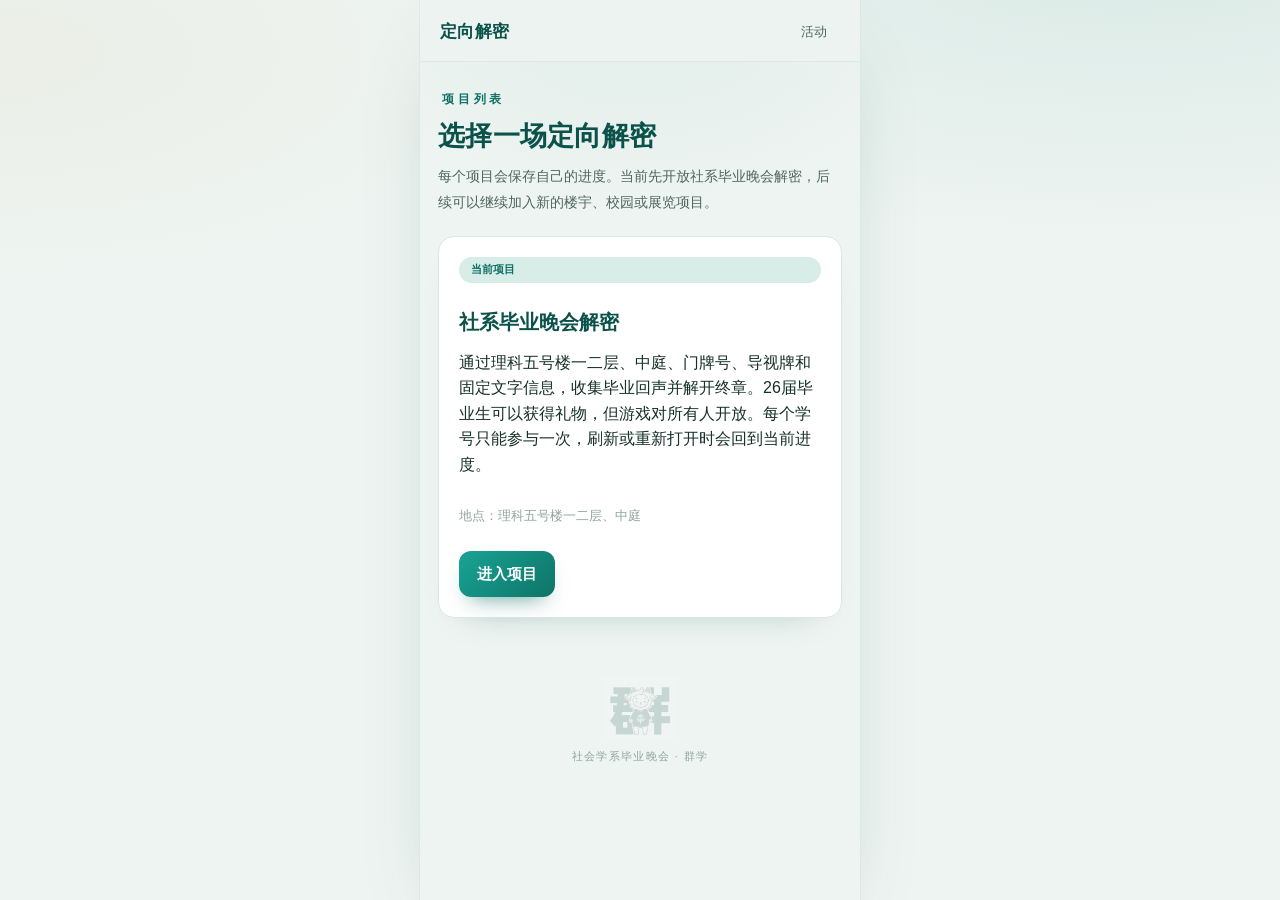
<file: static/index.html>
<!doctype html>
<html lang="zh-CN">
  <head>
    <meta charset="utf-8" />
    <meta name="viewport" content="width=device-width, initial-scale=1" />
    <title>定向解密</title>
    <link rel="stylesheet" href="/static/styles.css" />
  </head>
  <body>
    <svg width="0" height="0" style="position: absolute" aria-hidden="true">
      <defs>
        <filter id="paperCrease">
          <feTurbulence type="fractalNoise" baseFrequency="0.02" numOctaves="2" seed="5" result="n" />
          <feDisplacementMap in="SourceGraphic" in2="n" scale="9" xChannelSelector="R" yChannelSelector="G" />
        </filter>
      </defs>
    </svg>
    <div class="app-shell">
      <header class="topbar">
        <a class="brand" href="/">定向解密</a>
        <nav class="topnav">
          <a href="/project/shexi-graduation">活动</a>
        </nav>
      </header>
      <main id="app" class="screen" aria-live="polite"></main>
    </div>
    <noscript>这个网站需要启用 JavaScript 才能保存进度和提交答案。</noscript>
    <script src="/static/app.js"></script>
  </body>
</html>
</file>
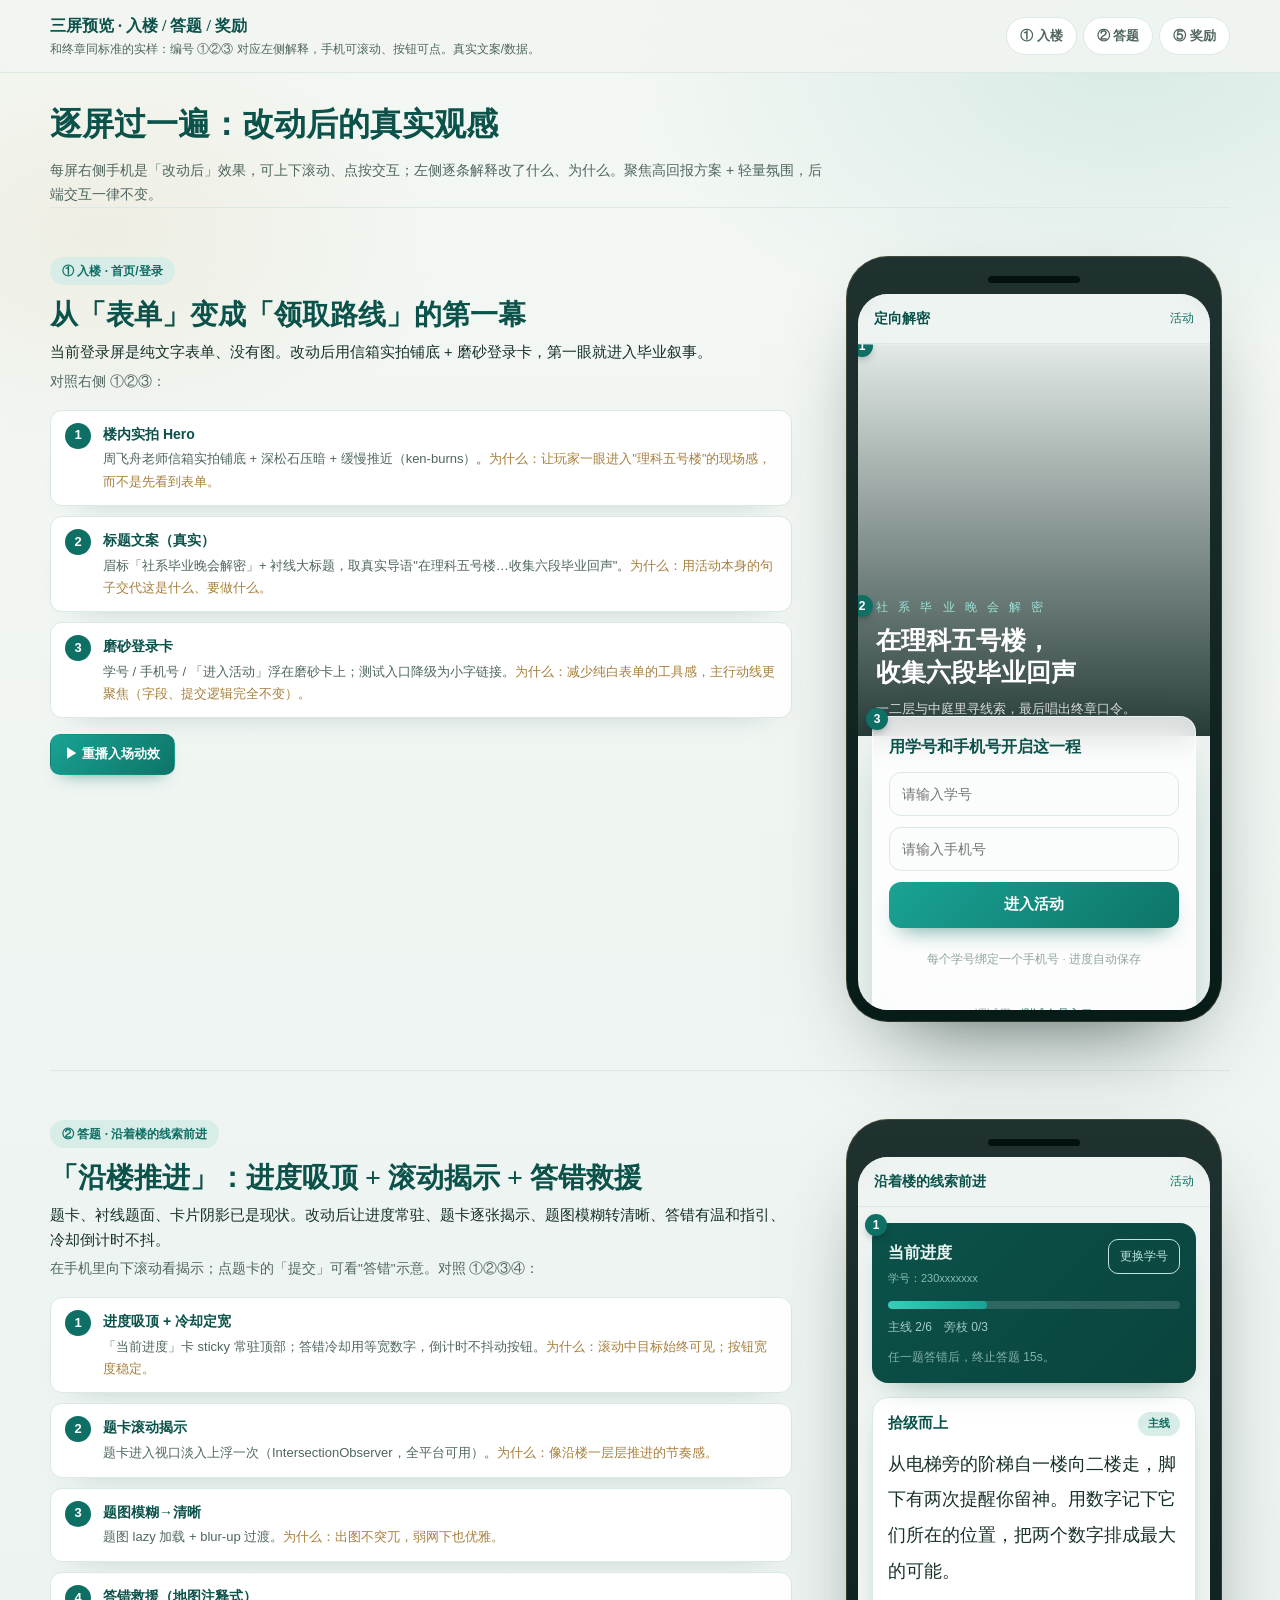
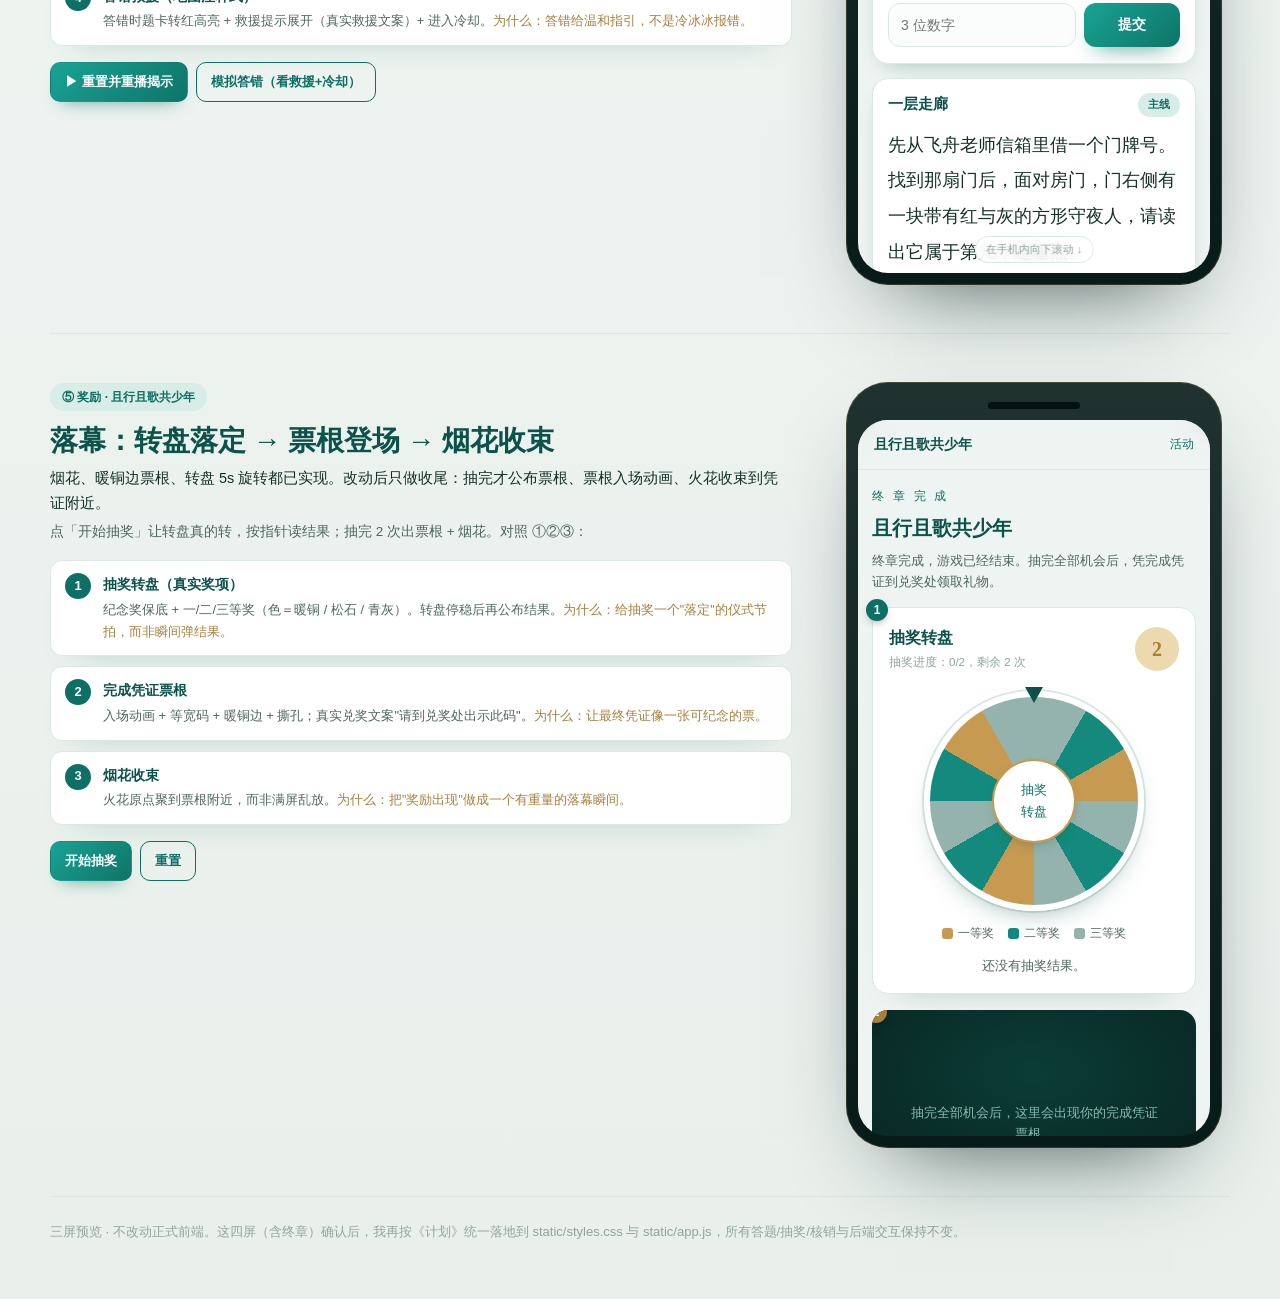
<file: 三屏预览_蓝绿松石.html>
<!doctype html>
<html lang="zh-CN">
<head>
<meta charset="utf-8" />
<meta name="viewport" content="width=device-width, initial-scale=1" />
<title>三屏预览 · 入楼 / 答题 / 奖励（蓝绿松石）</title>
<style>
  :root{
    --bg:#eef4f1; --bg-2:#e3eeea; --card:#ffffff;
    --ink:#163029; --ink-soft:#4f665f; --ink-faint:#90a59e;
    --teal:#138a7d; --teal-2:#0e6f64; --teal-deep:#0b524a; --teal-soft:#d8ece8;
    --teal-grad:linear-gradient(135deg,#19a394,#0e7468);
    --brass:#c79a52; --brass-2:#a87f3c; --brass-soft:#ecd9ad;
    --mute:#93b3ac; --err:#c25b43; --line:#dce8e3;
    --serif:"Songti SC","STSong","Noto Serif SC","SimSun",serif;
    --sans:"PingFang SC","Hiragino Sans GB","Microsoft YaHei",-apple-system,BlinkMacSystemFont,"Segoe UI",sans-serif;
    --shadow:0 16px 34px -28px rgba(11,82,74,.4);
    --shadow-lg:0 26px 54px -26px rgba(11,82,74,.5);
    --ease:cubic-bezier(.2,.8,.2,1);
  }
  *{box-sizing:border-box}
  html{scroll-behavior:smooth}
  body{margin:0; color:var(--ink); font-family:var(--sans); line-height:1.7;
    background:radial-gradient(820px 480px at 88% 2%, rgba(19,138,125,.12), transparent 62%),
      radial-gradient(620px 420px at 8% 8%, rgba(199,154,82,.1), transparent 56%),
      linear-gradient(180deg,#f4f8f4 0%, var(--bg) 42%, #e9f0ec 100%);
    -webkit-font-smoothing:antialiased}
  ::selection{color:#fff;background:var(--teal-2)}

  .masthead{position:sticky; top:0; z-index:30; border-bottom:1px solid var(--line);
    background:rgba(241,245,240,.86); backdrop-filter:blur(14px); -webkit-backdrop-filter:blur(14px)}
  .masthead-in{width:min(1180px,calc(100% - 32px)); margin:0 auto; display:flex; flex-wrap:wrap; gap:10px 18px;
    align-items:center; justify-content:space-between; padding:12px 0}
  .mast-title b{font-family:var(--serif); font-size:16px; color:var(--teal-deep)}
  .mast-title small{display:block; color:var(--ink-soft); font-size:12px}
  .nav{display:inline-flex; gap:6px}
  .nav a{font:inherit; font-size:13px; font-weight:700; text-decoration:none; color:var(--ink-soft);
    padding:7px 13px; border-radius:999px; border:1px solid var(--line); background:#fff}
  .nav a:hover{color:var(--teal-deep); border-color:rgba(19,138,125,.3); background:rgba(216,236,232,.7)}

  .intro{width:min(1180px,calc(100% - 32px)); margin:24px auto 0}
  .intro h1{margin:0 0 8px; font-family:var(--serif); font-size:clamp(22px,3vw,32px); color:var(--teal-deep)}
  .intro p{margin:0; max-width:780px; color:var(--ink-soft); font-size:14px}

  .stage{width:min(1180px,calc(100% - 32px)); margin:0 auto; padding:48px 0;
    display:grid; grid-template-columns:minmax(0,1fr) 392px; gap:46px; align-items:start; border-top:1px solid var(--line)}
  .stage:first-of-type{border-top:0}
  .note .pill{display:inline-flex; align-items:center; gap:8px; margin-bottom:12px; padding:4px 12px; border-radius:999px;
    font-size:12px; font-weight:700; color:var(--teal-2); background:var(--teal-soft)}
  .note h2{margin:0 0 8px; font-family:var(--serif); font-size:clamp(22px,2.4vw,28px); color:var(--teal-deep); line-height:1.25}
  .note .lead{margin:0 0 6px; font-size:14.5px; color:var(--ink)}
  .note .sub{margin:0 0 16px; color:var(--ink-soft); font-size:13.5px}
  .cues{display:grid; gap:10px}
  .cue-item{display:grid; grid-template-columns:26px 1fr; gap:12px; align-items:start; padding:12px 14px;
    border:1px solid var(--line); border-radius:12px; background:#fff; box-shadow:var(--shadow)}
  .cue-num{width:26px; height:26px; display:grid; place-items:center; border-radius:50%; font-size:13px; font-weight:800; color:#fff; background:var(--teal-2)}
  .cue-item b{display:block; font-size:14px; color:var(--teal-deep)}
  .cue-item p{margin:2px 0 0; font-size:13px; color:var(--ink-soft)}
  .cue-item .why{color:var(--brass-2); font-size:12.5px}
  .controls{display:flex; flex-wrap:wrap; gap:8px; margin-top:16px}
  .ctl{border:1px solid var(--teal-2); color:var(--teal-2); background:transparent; padding:8px 14px; border-radius:10px;
    font:inherit; font-size:13px; font-weight:700; cursor:pointer; transition:background .18s var(--ease)}
  .ctl:hover{background:rgba(19,138,125,.08)}
  .ctl.solid{background:var(--teal-grad); color:#fff; border-color:transparent; box-shadow:0 10px 18px -12px rgba(14,111,100,.7)}

  /* 手机 */
  .phone-stage{position:sticky; top:80px; display:grid; place-items:center}
  .phone{width:min(100%,376px); padding:12px; border-radius:42px;
    background:linear-gradient(180deg,rgba(255,255,255,.1),rgba(255,255,255,0)), #071b18;
    box-shadow:0 40px 90px -48px rgba(7,31,28,.85), 0 0 0 1px rgba(199,154,82,.22) inset}
  .phone::before{content:""; display:block; width:92px; height:7px; margin:8px auto 11px; border-radius:99px; background:#03110f}
  .phone-screen{position:relative; height:716px; overflow-y:auto; overflow-x:hidden; border-radius:30px; background:var(--bg);
    scrollbar-width:thin; scrollbar-color:var(--mute) transparent}
  .phone-screen::-webkit-scrollbar{width:7px}
  .phone-screen::-webkit-scrollbar-thumb{background:var(--mute); border-radius:99px}
  .scrollhint{position:absolute; left:50%; bottom:10px; transform:translateX(-50%); z-index:9; font-size:11px; color:var(--ink-faint);
    background:rgba(255,255,255,.82); padding:3px 10px; border-radius:999px; border:1px solid var(--line); pointer-events:none;
    backdrop-filter:blur(6px); -webkit-backdrop-filter:blur(6px)}

  .m-topbar{position:sticky; top:0; z-index:8; display:flex; align-items:center; justify-content:space-between; padding:13px 16px;
    border-bottom:1px solid var(--line); background:rgba(238,244,241,.92); backdrop-filter:blur(8px); -webkit-backdrop-filter:blur(8px)}
  .m-brand{font-family:var(--serif); font-weight:700; color:var(--teal-deep); font-size:14px}
  .m-nav{font-size:12px; color:var(--teal-2)}
  .m-pad{padding:16px 14px 30px}

  .cue{position:relative}
  .cue > .tag{position:absolute; z-index:7; top:-9px; left:-7px; width:22px; height:22px; display:grid; place-items:center;
    border-radius:50%; font-size:12px; font-weight:800; color:#fff; background:var(--teal-2); box-shadow:0 4px 10px -4px rgba(0,0,0,.5)}
  .cue.gold > .tag{background:var(--brass-2)}

  /* 通用控件 */
  .badge{display:inline-flex; align-items:center; min-height:24px; padding:2px 10px; border-radius:999px; font-size:11px; font-weight:700}
  .badge.main{color:var(--teal-2); background:var(--teal-soft)}
  .badge.bonus{color:#5f7d75; background:#eef3f1}
  .btn{min-height:46px; display:inline-flex; align-items:center; justify-content:center; width:100%; border:0; border-radius:12px;
    color:#fff; background:var(--teal-grad); box-shadow:0 12px 22px -12px rgba(14,111,100,.7); font:inherit; font-weight:700; font-size:14.5px; cursor:pointer; transition:filter .16s var(--ease), transform .16s var(--ease)}
  .btn:active{transform:scale(.97)} .btn:disabled{background:#9fb8b2; box-shadow:none; cursor:default}
  .btn.small{min-height:42px; font-size:13.5px}
  .field{width:100%; height:44px; border:1.5px solid var(--line); border-radius:12px; padding:0 12px; background:#fbfdfc; outline:0; font:inherit; font-size:14px; transition:border-color .18s var(--ease), box-shadow .18s var(--ease)}
  .field:focus{border-color:var(--teal); box-shadow:0 0 0 4px rgba(19,138,125,.12); background:#fff}

  /* ===== 入楼 ===== */
  .entry-hero{position:relative; min-height:392px; display:grid; align-content:end; color:#fff; overflow:hidden;
    background:linear-gradient(180deg, rgba(7,31,28,.05), rgba(7,31,28,.86))}
  .entry-hero .img{position:absolute; inset:0; z-index:-1; background:url("static/assets/a2-zhou-feizhou-mailbox.jpg") center/cover}
  .entry-hero .img.kb{animation:kb 11s ease-in-out infinite alternate}
  @keyframes kb{to{transform:scale(1.12) translateX(-10px)}}
  .entry-hero .copy{padding:0 18px 16px}
  .entry-hero .eyebrow{margin:0 0 8px; font-family:var(--serif); font-size:12px; letter-spacing:.3em; color:#9be1d6}
  .entry-hero h2{margin:0; font-family:var(--serif); font-size:25px; line-height:1.28}
  .entry-hero p.sub{margin:10px 0 0; font-size:12.5px; color:rgba(255,255,255,.82)}
  .entry-frost{margin:-20px 14px 0; position:relative; z-index:2; padding:16px; border-radius:16px;
    background:rgba(255,255,255,.8); backdrop-filter:blur(16px); -webkit-backdrop-filter:blur(16px);
    border:1px solid rgba(255,255,255,.6); box-shadow:var(--shadow-lg); display:grid; gap:11px}
  .entry-frost h3{margin:0; font-family:var(--serif); font-size:16px; color:var(--teal-deep)}
  .entry-note{font-size:11.5px; color:var(--ink-faint); text-align:center}
  .entry-test{text-align:center; font-size:12px; color:var(--ink-faint)}
  .entry-test a{color:var(--teal-2)}

  /* ===== 答题 ===== */
  .summary-panel{padding:16px; border-radius:16px; color:#d6ece7; background:linear-gradient(135deg,var(--teal-deep),#0a443d); box-shadow:0 16px 32px -22px rgba(11,82,74,.6)}
  .summary-panel .toolbar{display:flex; align-items:flex-start; justify-content:space-between; gap:10px}
  .summary-panel h2{margin:0; font-family:var(--serif); font-size:16px; color:#eaf5f1}
  .summary-panel .who{font-size:11px; color:#86bcb2; margin-top:2px}
  .ghost{border:1px solid #bfe4dd; color:#bfe4dd; background:transparent; border-radius:10px; padding:6px 11px; font:inherit; font-size:12px; cursor:pointer}
  .progress-bar{height:8px; margin:14px 0 8px; border-radius:99px; background:rgba(255,255,255,.15); overflow:hidden}
  .progress-bar i{display:block; height:100%; border-radius:inherit; width:34%; background:linear-gradient(90deg,#37cdbb,#19a394); transition:width .9s var(--ease)}
  .status-row{display:flex; gap:12px; font-size:12px; color:#a4cdc6}
  .cooldown{margin-top:9px; font-size:12px; color:#82b2a9}
  .cooldown.active{color:#f0c6b8}
  .cooldown .num{font-variant-numeric:tabular-nums}

  .question-card{margin-top:14px; border:1px solid var(--line); border-radius:16px; background:var(--card); box-shadow:0 10px 24px -14px rgba(11,82,74,.45); overflow:hidden}
  .question-card.err{border-color:rgba(194,91,67,.45); animation:shake .4s}
  @keyframes shake{10%,90%{transform:translateX(-1px)}30%,70%{transform:translateX(3px)}50%{transform:translateX(-4px)}}
  .q-titlerow{display:flex; align-items:center; justify-content:space-between; gap:8px; padding:13px 15px 10px}
  .q-titlerow h4{margin:0; font-family:var(--serif); font-size:15px; color:var(--teal-deep)}
  .prompt{margin:0; padding:0 15px; font-family:var(--serif); font-size:17.5px; line-height:2.05; color:var(--ink)}
  .q-img{margin:14px 15px 0; height:152px; border-radius:10px; overflow:hidden; border:1px solid var(--line); background:#0a1f1c}
  .q-img img{width:100%; height:100%; object-fit:cover}
  .form-row{display:grid; grid-template-columns:1fr 96px; gap:8px; padding:13px 15px 16px}
  .rescue-card{margin:0 15px 14px; padding:12px 13px; border:1px dashed var(--brass); border-radius:11px; background:rgba(199,154,82,.08); display:grid; gap:9px; animation:fadeup .4s var(--ease)}
  .rescue-title{margin:0; font-size:12px; font-weight:700; color:var(--brass-2)}
  .rescue-item b{display:block; font-size:12px; color:var(--teal-deep)}
  .rescue-item p{margin:1px 0 0; font-size:12.5px; color:var(--ink-soft)}
  .branch-card{display:grid; gap:10px; padding:15px 17px 16px; border:1px solid rgba(199,154,82,.45); border-radius:16px; background:#fff; box-shadow:0 10px 24px -14px rgba(11,82,74,.45); margin-top:14px}
  .branch-card .q-titlerow{padding:0}
  .branch-card .prompt{padding:0; font-family:var(--sans); font-size:14.5px; line-height:1.85}
  .branch-meta{display:flex; flex-wrap:wrap; gap:6px}
  .branch-meta span{font-size:11px; color:#5f7d75; background:rgba(147,179,172,.18); border-radius:999px; padding:3px 10px}
  .branch-card .form-row{padding:0}

  /* ===== 奖励 ===== */
  .reward-head{margin-bottom:14px}
  .reward-head .eyebrow{margin:0 0 4px; font-family:var(--serif); font-size:12px; letter-spacing:.24em; color:var(--teal-2)}
  .reward-head h2{margin:0; font-family:var(--serif); font-size:20px; color:var(--teal-deep)}
  .reward-head p{margin:6px 0 0; font-size:12.5px; color:var(--ink-soft)}
  .lottery-panel{padding:16px; border:1px solid var(--line); border-radius:16px; background:#fff; box-shadow:var(--shadow); display:grid; gap:12px}
  .lottery-head{display:flex; align-items:center; justify-content:space-between}
  .lottery-head h3{margin:0; font-family:var(--serif); font-size:16px; color:var(--teal-deep)}
  .lottery-head .small{margin:2px 0 0; font-size:11.5px; color:var(--ink-faint)}
  .lottery-count{width:44px; height:44px; display:grid; place-items:center; border-radius:50%; font-family:var(--serif); font-size:20px; font-weight:700; color:var(--brass-2); background:var(--brass-soft)}
  .wheel-wrap{position:relative; width:220px; margin:6px auto 0; display:grid; place-items:center}
  .wheel-pointer{position:absolute; top:-4px; left:50%; transform:translateX(-50%); z-index:3; width:0; height:0;
    border-left:9px solid transparent; border-right:9px solid transparent; border-top:16px solid var(--teal-deep)}
  .wheel{width:220px; height:220px; border-radius:50%; border:6px solid #fff; box-shadow:0 12px 26px -14px rgba(11,82,74,.5), 0 0 0 2px var(--line);
    background:conic-gradient(var(--mute) 0deg 30deg, var(--teal) 30deg 60deg, var(--brass) 60deg 90deg, var(--mute) 90deg 120deg, var(--teal) 120deg 150deg, var(--mute) 150deg 180deg, var(--brass) 180deg 210deg, var(--teal) 210deg 240deg, var(--mute) 240deg 270deg, var(--teal) 270deg 300deg, var(--brass) 300deg 330deg, var(--mute) 330deg 360deg);
    transition:transform 4.2s cubic-bezier(.13,.72,.12,1)}
  .wheel-center{position:absolute; width:84px; height:84px; border-radius:50%; background:#fff; border:2px solid var(--brass);
    display:grid; place-items:center; text-align:center; font-family:var(--serif); font-size:13px; color:var(--teal-2); box-shadow:0 6px 14px -8px rgba(11,82,74,.5)}
  .wheel-legend{display:flex; justify-content:center; gap:14px; font-size:12px; color:var(--ink-soft)}
  .wheel-legend span{display:inline-flex; align-items:center; gap:5px}
  .wheel-legend i{width:11px; height:11px; border-radius:3px; display:inline-block}
  .lottery-result{margin:0; text-align:center; font-size:13px; color:var(--ink-soft)}
  .lottery-result b{color:var(--teal-deep)}

  .reward-stage{position:relative; overflow:hidden; margin-top:16px; min-height:228px; padding:20px 16px; border-radius:16px;
    background:radial-gradient(420px 250px at 50% 16%, rgba(19,138,125,.28), transparent 70%), #081f1c}
  .ticket{position:relative; z-index:2; padding:20px 18px; border:1.5px solid var(--brass); border-radius:14px; color:#fff;
    background:linear-gradient(135deg,#0c453f,#08332e); box-shadow:0 22px 42px -24px rgba(0,0,0,.7); opacity:0}
  .ticket.show{opacity:1}
  .ticket.run{animation:ticketIn .9s var(--ease) both}
  @keyframes ticketIn{0%{opacity:0; transform:translateY(34px) scale(.9)}60%{opacity:1}100%{opacity:1; transform:none}}
  .ticket::before,.ticket::after{content:""; position:absolute; top:50%; width:18px; height:18px; border-radius:50%; background:#081f1c; transform:translateY(-50%)}
  .ticket::before{left:-10px} .ticket::after{right:-10px}
  .ticket small{display:block; margin-bottom:8px; text-align:center; color:var(--brass-soft); font-family:var(--serif); letter-spacing:.26em; font-size:12px}
  .ticket strong{display:block; text-align:center; font-family:ui-monospace,SFMono-Regular,Menlo,Consolas,monospace; font-size:22px; letter-spacing:.12em}
  .ticket .award{margin:10px 0 0; text-align:center; font-size:12.5px; color:#cfeae3}
  .ticket .hint{margin:4px 0 0; text-align:center; font-size:11px; color:#86bcb2}
  .reward-empty{position:relative; z-index:2; display:grid; place-items:center; height:188px; color:#86bcb2; font-size:12.5px; text-align:center; padding:0 20px}
  .spark{position:absolute; left:50%; top:50%; width:7px; height:7px; border-radius:50%; color:#37cdbb; background:currentColor; box-shadow:0 0 10px currentColor; transform:translate(-50%,-50%); opacity:0}
  .spark:nth-child(2n){color:var(--brass)} .spark:nth-child(3n){color:#d9eee9}
  .spark.run{animation:burst 1.25s ease-out forwards}
  @keyframes burst{0%{opacity:0; transform:translate(-50%,-50%) scale(.5)}14%{opacity:1}100%{opacity:0; transform:translate(calc(-50% + var(--x)), calc(-50% + var(--y))) scale(.2)}}

  .reveal{opacity:0; transform:translateY(16px); transition:opacity .55s var(--ease), transform .55s var(--ease)}
  .reveal.in{opacity:1; transform:none}
  @keyframes fadeup{from{opacity:0; transform:translateY(8px)}to{opacity:1; transform:none}}
  .blurup{filter:blur(14px); transform:scale(1.04); transition:filter .7s var(--ease), transform .7s var(--ease)}
  .blurup.loaded{filter:none; transform:none}

  .footer{width:min(1180px,calc(100% - 32px)); margin:0 auto; padding:24px 0 56px; border-top:1px solid var(--line); color:var(--ink-faint); font-size:13px}

  @media (max-width:980px){ .stage{grid-template-columns:1fr; gap:24px} .phone-stage{position:relative; top:auto} }
  @media (prefers-reduced-motion:reduce){
    .reveal{opacity:1; transform:none; transition:none}
    .entry-hero .img.kb,.ticket.run,.spark.run{animation:none}
    .blurup{filter:none; transform:none}
  }
</style>
</head>
<body>

<header class="masthead">
  <div class="masthead-in">
    <div class="mast-title">
      <b>三屏预览 · 入楼 / 答题 / 奖励</b>
      <small>和终章同标准的实样：编号 ①②③ 对应左侧解释，手机可滚动、按钮可点。真实文案/数据。</small>
    </div>
    <nav class="nav">
      <a href="#s-entry">① 入楼</a>
      <a href="#s-question">② 答题</a>
      <a href="#s-reward">⑤ 奖励</a>
    </nav>
  </div>
</header>

<section class="intro">
  <h1>逐屏过一遍：改动后的真实观感</h1>
  <p>每屏右侧手机是「改动后」效果，可上下滚动、点按交互；左侧逐条解释改了什么、为什么。聚焦高回报方案 + 轻量氛围，后端交互一律不变。</p>
</section>

<!-- ===================== ① 入楼 ===================== -->
<section class="stage" id="s-entry">
  <div class="note">
    <span class="pill">① 入楼 · 首页/登录</span>
    <h2>从「表单」变成「领取路线」的第一幕</h2>
    <p class="lead">当前登录屏是纯文字表单、没有图。改动后用信箱实拍铺底 + 磨砂登录卡，第一眼就进入毕业叙事。</p>
    <p class="sub">对照右侧 ①②③：</p>
    <div class="cues">
      <div class="cue-item"><span class="cue-num">1</span><div><b>楼内实拍 Hero</b><p>周飞舟老师信箱实拍铺底 + 深松石压暗 + 缓慢推近（ken-burns）。<span class="why">为什么：让玩家一眼进入"理科五号楼"的现场感，而不是先看到表单。</span></p></div></div>
      <div class="cue-item"><span class="cue-num">2</span><div><b>标题文案（真实）</b><p>眉标「社系毕业晚会解密」+ 衬线大标题，取真实导语"在理科五号楼…收集六段毕业回声"。<span class="why">为什么：用活动本身的句子交代这是什么、要做什么。</span></p></div></div>
      <div class="cue-item"><span class="cue-num">3</span><div><b>磨砂登录卡</b><p>学号 / 手机号 / 「进入活动」浮在磨砂卡上；测试入口降级为小字链接。<span class="why">为什么：减少纯白表单的工具感，主行动线更聚焦（字段、提交逻辑完全不变）。</span></p></div></div>
    </div>
    <div class="controls"><button class="ctl solid" onclick="replayEntry()">▶ 重播入场动效</button></div>
  </div>
  <div class="phone-stage"><div class="phone"><div class="phone-screen" id="screen-entry">
    <div class="m-topbar"><span class="m-brand">定向解密</span><span class="m-nav">活动</span></div>
    <section class="entry-hero cue"><span class="tag">1</span>
      <div class="img kb" id="heroImg" aria-hidden="true"></div>
      <div class="copy cue" style="margin-bottom:0"><span class="tag" style="top:-2px">2</span>
        <p class="eyebrow">社 系 毕 业 晚 会 解 密</p>
        <h2>在理科五号楼，<br/>收集六段毕业回声</h2>
        <p class="sub">一二层与中庭里寻线索，最后唱出终章口令。</p>
      </div>
    </section>
    <div class="entry-frost cue"><span class="tag">3</span>
      <h3>用学号和手机号开启这一程</h3>
      <input class="field" placeholder="请输入学号" inputmode="numeric" />
      <input class="field" placeholder="请输入手机号" inputmode="numeric" />
      <button class="btn" type="button">进入活动</button>
      <p class="entry-note">每个学号绑定一个手机号 · 进度自动保存</p>
      <p class="entry-test">调试用 · <a href="#">测试人员入口</a></p>
    </div>
    <div style="height:18px"></div>
  </div></div></div>
</section>

<!-- ===================== ② 答题 ===================== -->
<section class="stage" id="s-question">
  <div class="note">
    <span class="pill">② 答题 · 沿着楼的线索前进</span>
    <h2>「沿楼推进」：进度吸顶 + 滚动揭示 + 答错救援</h2>
    <p class="lead">题卡、衬线题面、卡片阴影已是现状。改动后让进度常驻、题卡逐张揭示、题图模糊转清晰、答错有温和指引、冷却倒计时不抖。</p>
    <p class="sub">在手机里向下滚动看揭示；点题卡的「提交」可看"答错"示意。对照 ①②③④：</p>
    <div class="cues">
      <div class="cue-item"><span class="cue-num">1</span><div><b>进度吸顶 + 冷却定宽</b><p>「当前进度」卡 sticky 常驻顶部；答错冷却用等宽数字，倒计时不抖动按钮。<span class="why">为什么：滚动中目标始终可见；按钮宽度稳定。</span></p></div></div>
      <div class="cue-item"><span class="cue-num">2</span><div><b>题卡滚动揭示</b><p>题卡进入视口淡入上浮一次（IntersectionObserver，全平台可用）。<span class="why">为什么：像沿楼一层层推进的节奏感。</span></p></div></div>
      <div class="cue-item"><span class="cue-num">3</span><div><b>题图模糊→清晰</b><p>题图 lazy 加载 + blur-up 过渡。<span class="why">为什么：出图不突兀，弱网下也优雅。</span></p></div></div>
      <div class="cue-item"><span class="cue-num">4</span><div><b>答错救援（地图注释式）</b><p>答错时题卡转红高亮 + 救援提示展开（真实救援文案）+ 进入冷却。<span class="why">为什么：答错给温和指引，不是冷冰冰报错。</span></p></div></div>
    </div>
    <div class="controls">
      <button class="ctl solid" onclick="replayQuestion()">▶ 重置并重播揭示</button>
      <button class="ctl" onclick="simWrong()">模拟答错（看救援+冷却）</button>
    </div>
  </div>
  <div class="phone-stage"><div class="phone"><div class="phone-screen" id="screen-question">
    <span class="scrollhint">在手机内向下滚动 ↓</span>
    <div class="m-topbar"><span class="m-brand">沿着楼的线索前进</span><span class="m-nav">活动</span></div>
    <div class="m-pad">
      <div class="summary-panel cue" style="position:sticky; top:48px; z-index:6"><span class="tag">1</span>
        <div class="toolbar">
          <div><h2>当前进度</h2><div class="who">学号：230xxxxxxx</div></div>
          <button class="ghost">更换学号</button>
        </div>
        <div class="progress-bar"><i></i></div>
        <div class="status-row"><span>主线 2/6</span><span>旁枝 0/3</span></div>
        <div class="cooldown" id="qCooldown">任一题答错后，终止答题 15s。</div>
      </div>

      <article class="question-card reveal">
        <div class="q-titlerow"><h4>拾级而上</h4><span class="badge main">主线</span></div>
        <p class="prompt">从电梯旁的阶梯自一楼向二楼走，脚下有两次提醒你留神。用数字记下它们所在的位置，把两个数字排成最大的可能。</p>
        <div class="form-row"><input class="field" placeholder="3 位数字"/><button class="btn small">提交</button></div>
      </article>

      <article class="question-card reveal" id="cardA2">
        <div class="q-titlerow"><h4>一层走廊</h4><span class="badge main">主线</span></div>
        <p class="prompt">先从飞舟老师信箱里借一个门牌号。找到那扇门后，面对房门，门右侧有一块带有红与灰的方形守夜人，请读出它属于第几个巡查点。</p>
        <div class="q-img cue"><span class="tag">3</span><img class="blurup" data-blur src="static/assets/a2-zhou-feizhou-mailbox.jpg" alt="周飞舟老师信箱照片"/></div>
        <div class="form-row cue"><span class="tag" style="top:-2px">4</span><input class="field" placeholder="1 位数字"/><button class="btn small" id="a2submit" onclick="simWrong()">提交</button></div>
      </article>

      <article class="branch-card reveal">
        <div class="q-titlerow"><h4>一间教室</h4><span class="badge bonus">旁枝</span></div>
        <div class="branch-meta"><span>地点 · 203 教室</span><span>+1 次抽奖</span></div>
        <p class="prompt">请在 203 教室的电脑桌前找到唯一一只 logitech 蓝边鼠标，记下大写字母 M 身后的密码；它会带你到《西方社会学理论》精心安排的一页。请找出该页中出现频率最高的社会学家。</p>
        <div class="form-row"><input class="field" placeholder="3 个汉字"/><button class="btn small">提交</button></div>
      </article>
      <div style="height:8px"></div>
    </div>
  </div></div></div>
</section>

<!-- ===================== ⑤ 奖励 ===================== -->
<section class="stage" id="s-reward">
  <div class="note">
    <span class="pill">⑤ 奖励 · 且行且歌共少年</span>
    <h2>落幕：转盘落定 → 票根登场 → 烟花收束</h2>
    <p class="lead">烟花、暖铜边票根、转盘 5s 旋转都已实现。改动后只做收尾：抽完才公布票根、票根入场动画、火花收束到凭证附近。</p>
    <p class="sub">点「开始抽奖」让转盘真的转，按指针读结果；抽完 2 次出票根 + 烟花。对照 ①②③：</p>
    <div class="cues">
      <div class="cue-item"><span class="cue-num">1</span><div><b>抽奖转盘（真实奖项）</b><p>纪念奖保底 + 一/二/三等奖（色＝暖铜 / 松石 / 青灰）。转盘停稳后再公布结果。<span class="why">为什么：给抽奖一个"落定"的仪式节拍，而非瞬间弹结果。</span></p></div></div>
      <div class="cue-item"><span class="cue-num">2</span><div><b>完成凭证票根</b><p>入场动画 + 等宽码 + 暖铜边 + 撕孔；真实兑奖文案"请到兑奖处出示此码"。<span class="why">为什么：让最终凭证像一张可纪念的票。</span></p></div></div>
      <div class="cue-item"><span class="cue-num">3</span><div><b>烟花收束</b><p>火花原点聚到票根附近，而非满屏乱放。<span class="why">为什么：把"奖励出现"做成一个有重量的落幕瞬间。</span></p></div></div>
    </div>
    <div class="controls">
      <button class="ctl solid" id="spinBtn" onclick="spin()">开始抽奖</button>
      <button class="ctl" onclick="resetReward()">重置</button>
    </div>
  </div>
  <div class="phone-stage"><div class="phone"><div class="phone-screen" id="screen-reward">
    <div class="m-topbar"><span class="m-brand">且行且歌共少年</span><span class="m-nav">活动</span></div>
    <div class="m-pad">
      <div class="reward-head">
        <p class="eyebrow">终 章 完 成</p>
        <h2>且行且歌共少年</h2>
        <p>终章完成，游戏已经结束。抽完全部机会后，凭完成凭证到兑奖处领取礼物。</p>
      </div>

      <div class="lottery-panel cue"><span class="tag">1</span>
        <div class="lottery-head">
          <div><h3>抽奖转盘</h3><p class="small" id="drawInfo">抽奖进度：0/2，剩余 2 次</p></div>
          <div class="lottery-count" id="drawCount">2</div>
        </div>
        <div class="wheel-wrap">
          <div class="wheel-pointer"></div>
          <div class="wheel" id="wheel"></div>
          <div class="wheel-center" id="wheelCenter">抽奖<br/>转盘</div>
        </div>
        <div class="wheel-legend">
          <span><i style="background:var(--brass)"></i>一等奖</span>
          <span><i style="background:var(--teal)"></i>二等奖</span>
          <span><i style="background:var(--mute)"></i>三等奖</span>
        </div>
        <p class="lottery-result" id="lotResult">还没有抽奖结果。</p>
      </div>

      <div class="reward-stage cue gold" id="rewardStage"><span class="tag">2</span>
        <div class="reward-empty" id="rewardEmpty">抽完全部机会后，这里会出现你的完成凭证票根。</div>
        <div class="ticket" id="rewardTicket">
          <small>完 成 凭 证</small>
          <strong>SX-7Q3M-A1K9</strong>
          <p class="award" id="ticketAward">纪念奖 + 二等奖 1 份 + 一等奖 1 份</p>
          <p class="hint">请到兑奖处出示此码</p>
        </div>
      </div>
    </div>
  </div></div></div>
</section>

<footer class="footer">
  三屏预览 · 不改动正式前端。这四屏（含终章）确认后，我再按《计划》统一落地到 static/styles.css 与 static/app.js，所有答题/抽奖/核销与后端交互保持不变。
</footer>

<script>
  /* —— 通用 —— */
  function armBlur(scope){
    scope.querySelectorAll('img[data-blur]').forEach(img=>{
      img.classList.remove('loaded');
      const done=()=>img.classList.add('loaded');
      if(img.complete && img.naturalWidth>0){ setTimeout(done, 300); }
      else { img.addEventListener('load', ()=>setTimeout(done,140), {once:true}); }
    });
  }
  function observeScreen(id){
    const screen=document.getElementById(id); if(!screen) return;
    const io=new IntersectionObserver((es)=>{es.forEach(e=>{if(e.isIntersecting)e.target.classList.add('in');});},
      {root:screen, threshold:0.16, rootMargin:'0px 0px -8% 0px'});
    screen.querySelectorAll('.reveal').forEach(n=>io.observe(n));
  }

  /* —— ① 入楼 —— */
  function replayEntry(){
    const s=document.getElementById('screen-entry'); s.scrollTo({top:0});
    armBlur(s);
    s.querySelectorAll('.entry-hero .copy, .entry-frost').forEach((n,i)=>{
      n.style.animation='none'; void n.offsetHeight;
      n.style.animation='fadeup .8s var(--ease) both'; n.style.animationDelay=(i*.12)+'s';
    });
    const img=document.getElementById('heroImg'); img.classList.remove('kb'); void img.offsetHeight; img.classList.add('kb');
  }

  /* —— ② 答题 —— */
  let coolTimer=null;
  function rescueEl(){
    const w=document.createElement('div'); w.className='rescue-card';
    w.innerHTML='<p class="rescue-title">答错了？给你两条线索：</p>'+
      '<div class="rescue-item"><b>观察范围</b><p>先确认信箱编号对应的门牌，再站到那扇门前。</p></div>'+
      '<div class="rescue-item"><b>操作翻译</b><p>面对房门，看门右侧红灰色方形固定物，提交巡查点编号。</p></div>';
    return w;
  }
  function simWrong(){
    const card=document.getElementById('cardA2'); if(card.classList.contains('err')) return;
    card.classList.remove('in'); void card.offsetHeight; card.classList.add('in','err');
    if(!card.querySelector('.rescue-card')) card.insertBefore(rescueEl(), card.querySelector('.form-row'));
    const cd=document.getElementById('qCooldown'); const btn=document.getElementById('a2submit');
    cd.classList.add('active'); btn.disabled=true;
    let t=15;
    const tick=()=>{
      cd.innerHTML='任一题答错后，终止答题 15s，还剩 <span class="num">'+String(t).padStart(2,'0')+'</span> 秒。';
      btn.textContent='终止答题 '+t+' 秒';
      if(t<=0){ clearInterval(coolTimer); cd.classList.remove('active'); cd.textContent='任一题答错后，终止答题 15s。';
        btn.disabled=false; btn.textContent='提交'; card.classList.remove('err');
        const r=card.querySelector('.rescue-card'); if(r) r.remove(); return; }
      t--;
    };
    tick(); coolTimer=setInterval(tick,1000);
    card.scrollIntoView({behavior:'smooth', block:'center'});
  }
  function replayQuestion(){
    if(coolTimer) clearInterval(coolTimer);
    const screen=document.getElementById('screen-question'); screen.scrollTo({top:0});
    const card=document.getElementById('cardA2'); card.classList.remove('err');
    const r=card.querySelector('.rescue-card'); if(r) r.remove();
    const cd=document.getElementById('qCooldown'); cd.classList.remove('active'); cd.textContent='任一题答错后，终止答题 15s。';
    const btn=document.getElementById('a2submit'); btn.disabled=false; btn.textContent='提交';
    screen.querySelectorAll('.reveal').forEach(n=>n.classList.remove('in'));
    armBlur(screen);
    requestAnimationFrame(()=>{ const f=screen.querySelector('.reveal'); if(f) f.classList.add('in'); });
  }

  /* —— ⑤ 奖励 —— */
  // 12 段每段 30°，与 conic-gradient 一致：brass=一等奖 / teal=二等奖 / mute=三等奖
  const SLICE=['mute','teal','brass','mute','teal','mute','brass','teal','mute','teal','brass','mute'];
  const TIER={brass:'一等奖', teal:'二等奖', mute:'三等奖'};
  const COLORVAR={brass:'var(--brass)', teal:'var(--teal)', mute:'var(--mute)'};
  let wheelRot=0, drawsUsed=0, spinning=false; const DRAWS=2; const won=[];
  function spin(){
    if(spinning || drawsUsed>=DRAWS) return;
    spinning=true; const btn=document.getElementById('spinBtn'); btn.disabled=true;
    document.getElementById('lotResult').textContent='转盘正在转动，今晚的回声正在落定。';
    wheelRot += 360*5 + Math.floor(Math.random()*360);
    const wheel=document.getElementById('wheel'); wheel.style.transform='rotate('+wheelRot+'deg)';
    const onEnd=()=>{
      wheel.removeEventListener('transitionend', onEnd);
      const landed=(360 - (wheelRot%360))%360; const color=SLICE[Math.floor(landed/30)];
      const tier=TIER[color]; won.push(tier); drawsUsed++;
      const center=document.getElementById('wheelCenter'); center.innerHTML=tier;
      center.style.color=COLORVAR[color];
      const remaining=DRAWS-drawsUsed;
      document.getElementById('drawCount').textContent=remaining;
      document.getElementById('drawInfo').textContent='抽奖进度：'+drawsUsed+'/'+DRAWS+'，剩余 '+remaining+' 次';
      document.getElementById('lotResult').innerHTML='已抽中：<b>'+won.join('、')+'</b>';
      spinning=false;
      if(remaining>0){ btn.disabled=false; }
      else { btn.disabled=true; btn.textContent='抽奖已完成'; revealTicket(); }
    };
    wheel.addEventListener('transitionend', onEnd);
  }
  function revealTicket(){
    const stage=document.getElementById('rewardStage');
    document.getElementById('rewardEmpty').style.display='none';
    document.getElementById('ticketAward').textContent='纪念奖 + '+won.join(' 1 份 + ')+' 1 份';
    const t=document.getElementById('rewardTicket');
    t.classList.add('show'); t.classList.remove('run'); void t.offsetHeight; t.classList.add('run');
    stage.querySelectorAll('.spark').forEach(s=>s.remove());
    const N=14;
    for(let i=0;i<N;i++){
      const sp=document.createElement('span'); sp.className='spark';
      const ang=(Math.PI*2*i)/N + (i%2?0.3:0); const r=66+(i%4)*16;
      sp.style.setProperty('--x', Math.cos(ang)*r+'px');
      sp.style.setProperty('--y', (Math.sin(ang)*r-12)+'px');
      sp.style.animationDelay=(i*40)+'ms';
      stage.appendChild(sp); void sp.offsetHeight; sp.classList.add('run');
    }
    stage.scrollIntoView({behavior:'smooth', block:'center'});
  }
  function resetReward(){
    wheelRot=0; drawsUsed=0; spinning=false; won.length=0;
    const wheel=document.getElementById('wheel'); wheel.style.transition='none'; wheel.style.transform='rotate(0deg)';
    void wheel.offsetHeight; wheel.style.transition='';
    document.getElementById('wheelCenter').innerHTML='抽奖<br/>转盘'; document.getElementById('wheelCenter').style.color='';
    document.getElementById('drawCount').textContent='2';
    document.getElementById('drawInfo').textContent='抽奖进度：0/2，剩余 2 次';
    document.getElementById('lotResult').textContent='还没有抽奖结果。';
    const btn=document.getElementById('spinBtn'); btn.disabled=false; btn.textContent='开始抽奖';
    const t=document.getElementById('rewardTicket'); t.classList.remove('show','run');
    document.getElementById('rewardEmpty').style.display='';
    document.getElementById('rewardStage').querySelectorAll('.spark').forEach(s=>s.remove());
  }

  window.addEventListener('DOMContentLoaded', ()=>{
    observeScreen('screen-question');
    replayEntry();
    requestAnimationFrame(()=>{ const f=document.querySelector('#screen-question .reveal'); if(f) f.classList.add('in'); });
  });
</script>
</body>
</html>
</file>
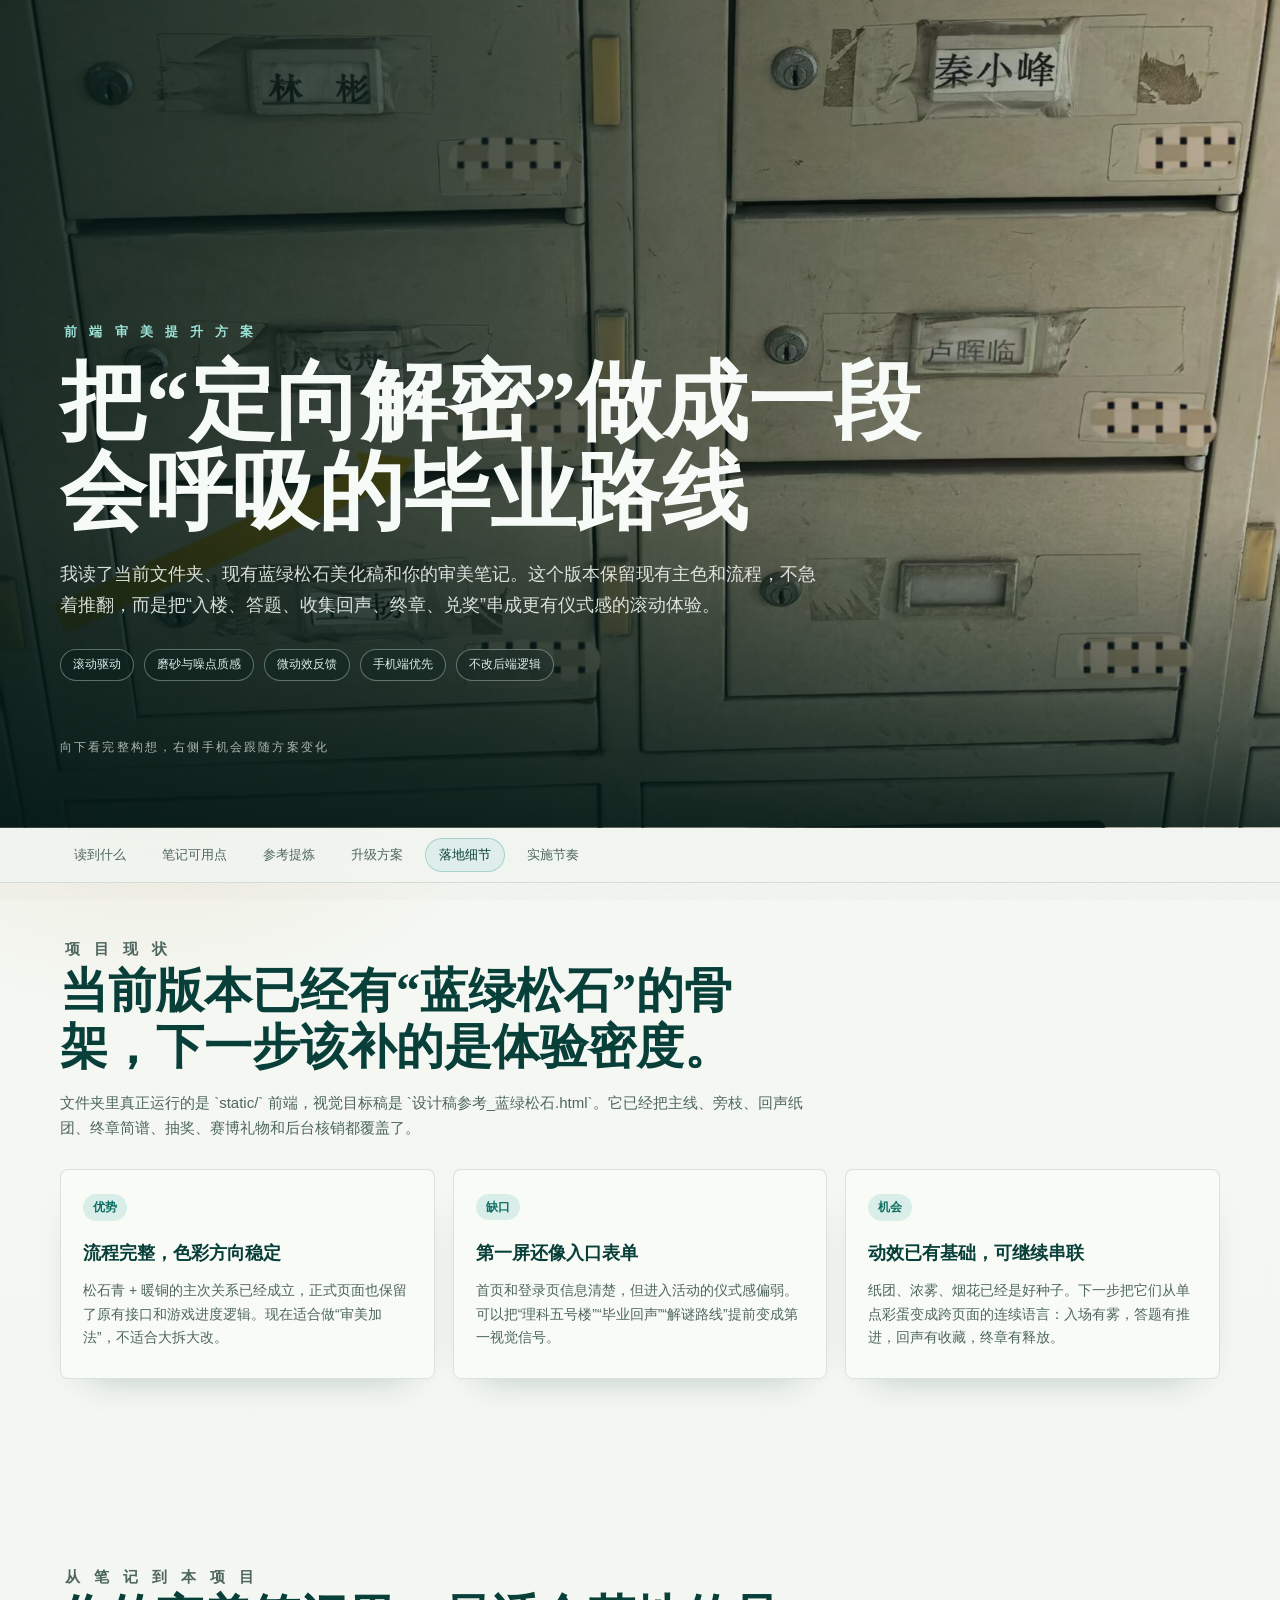
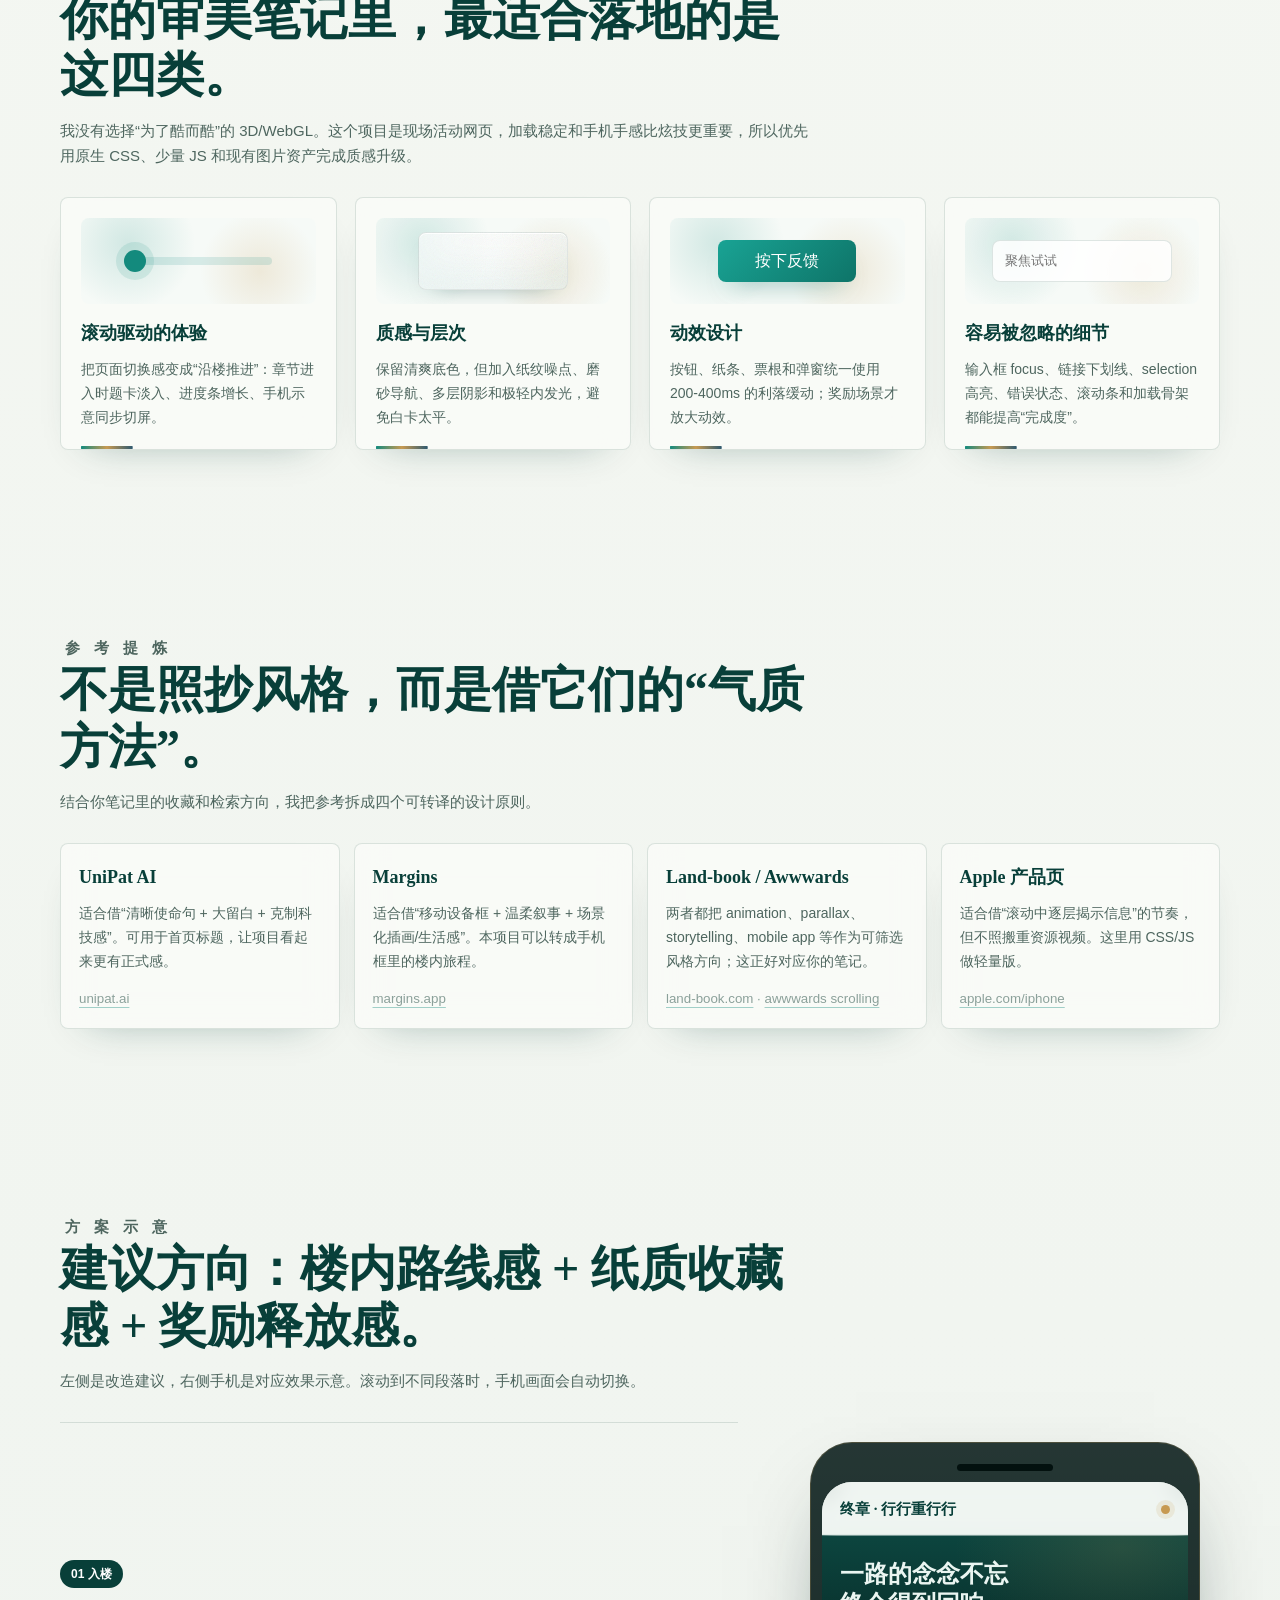
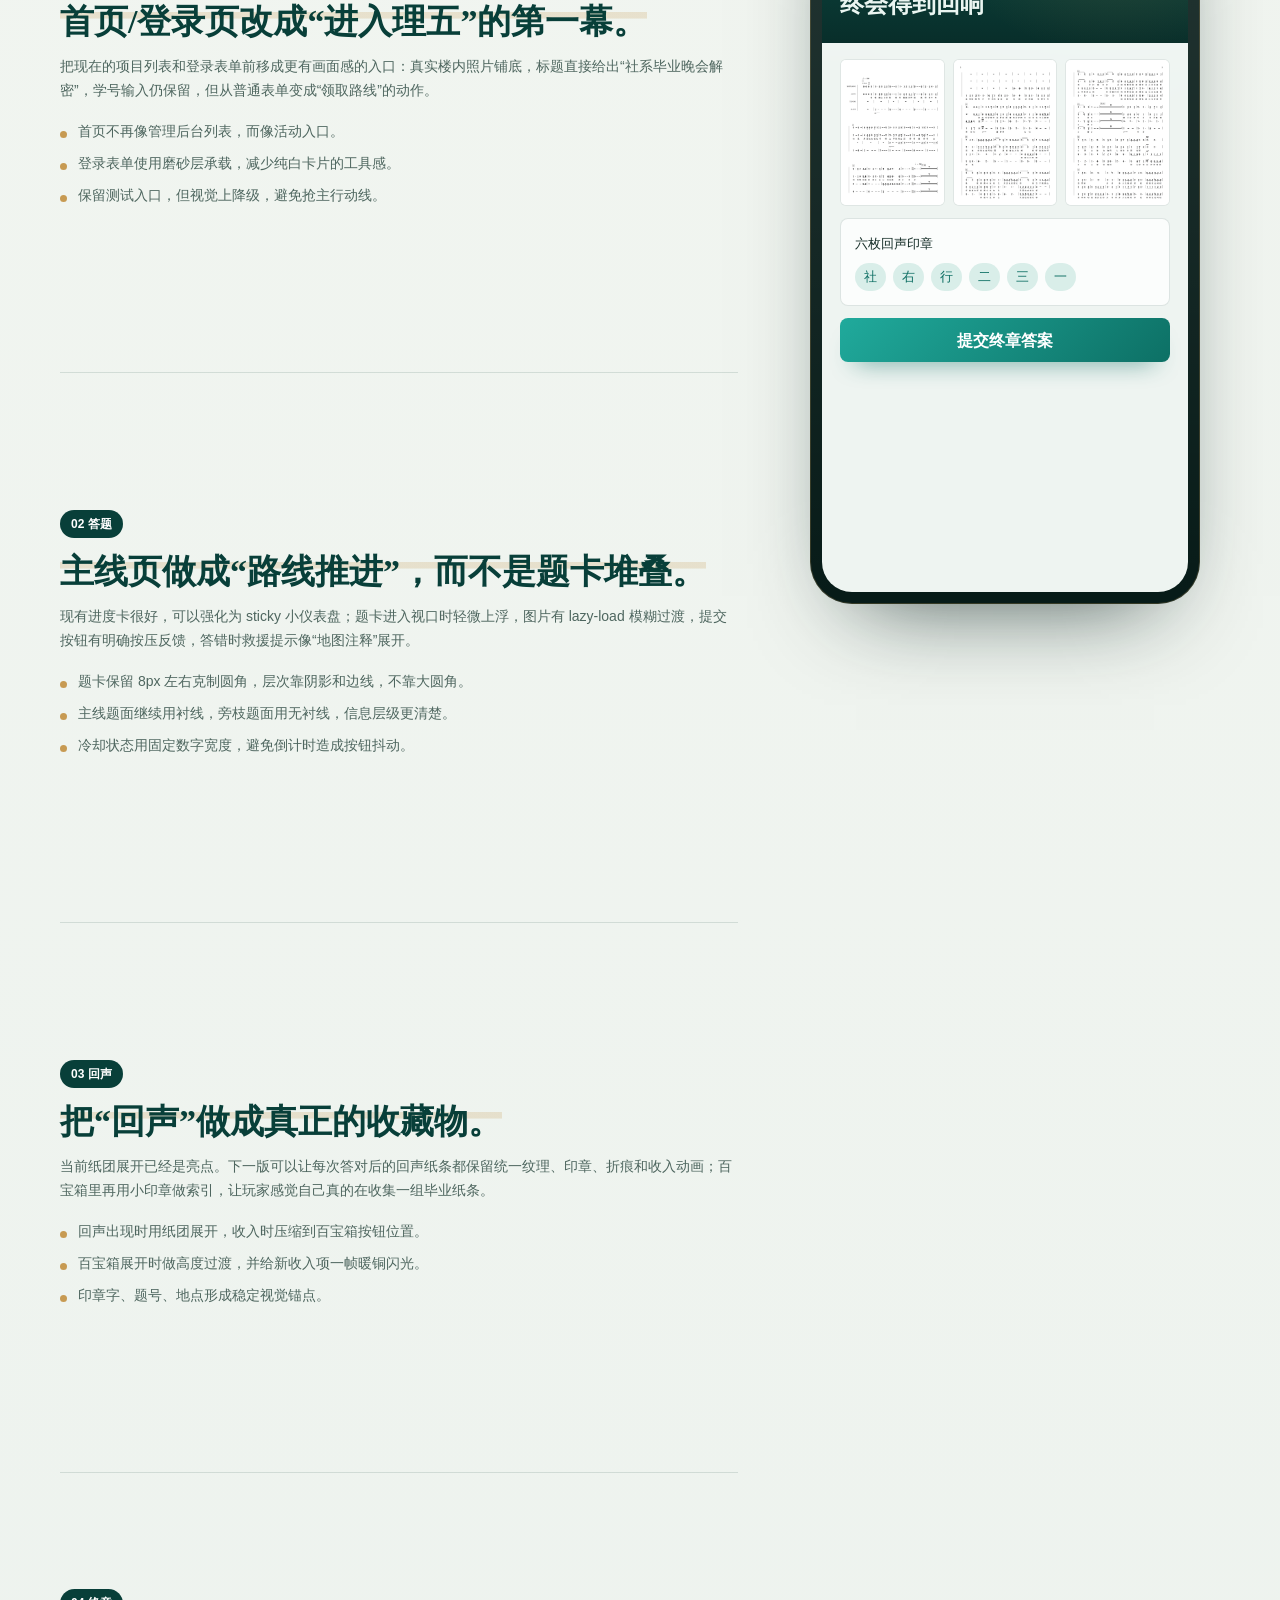
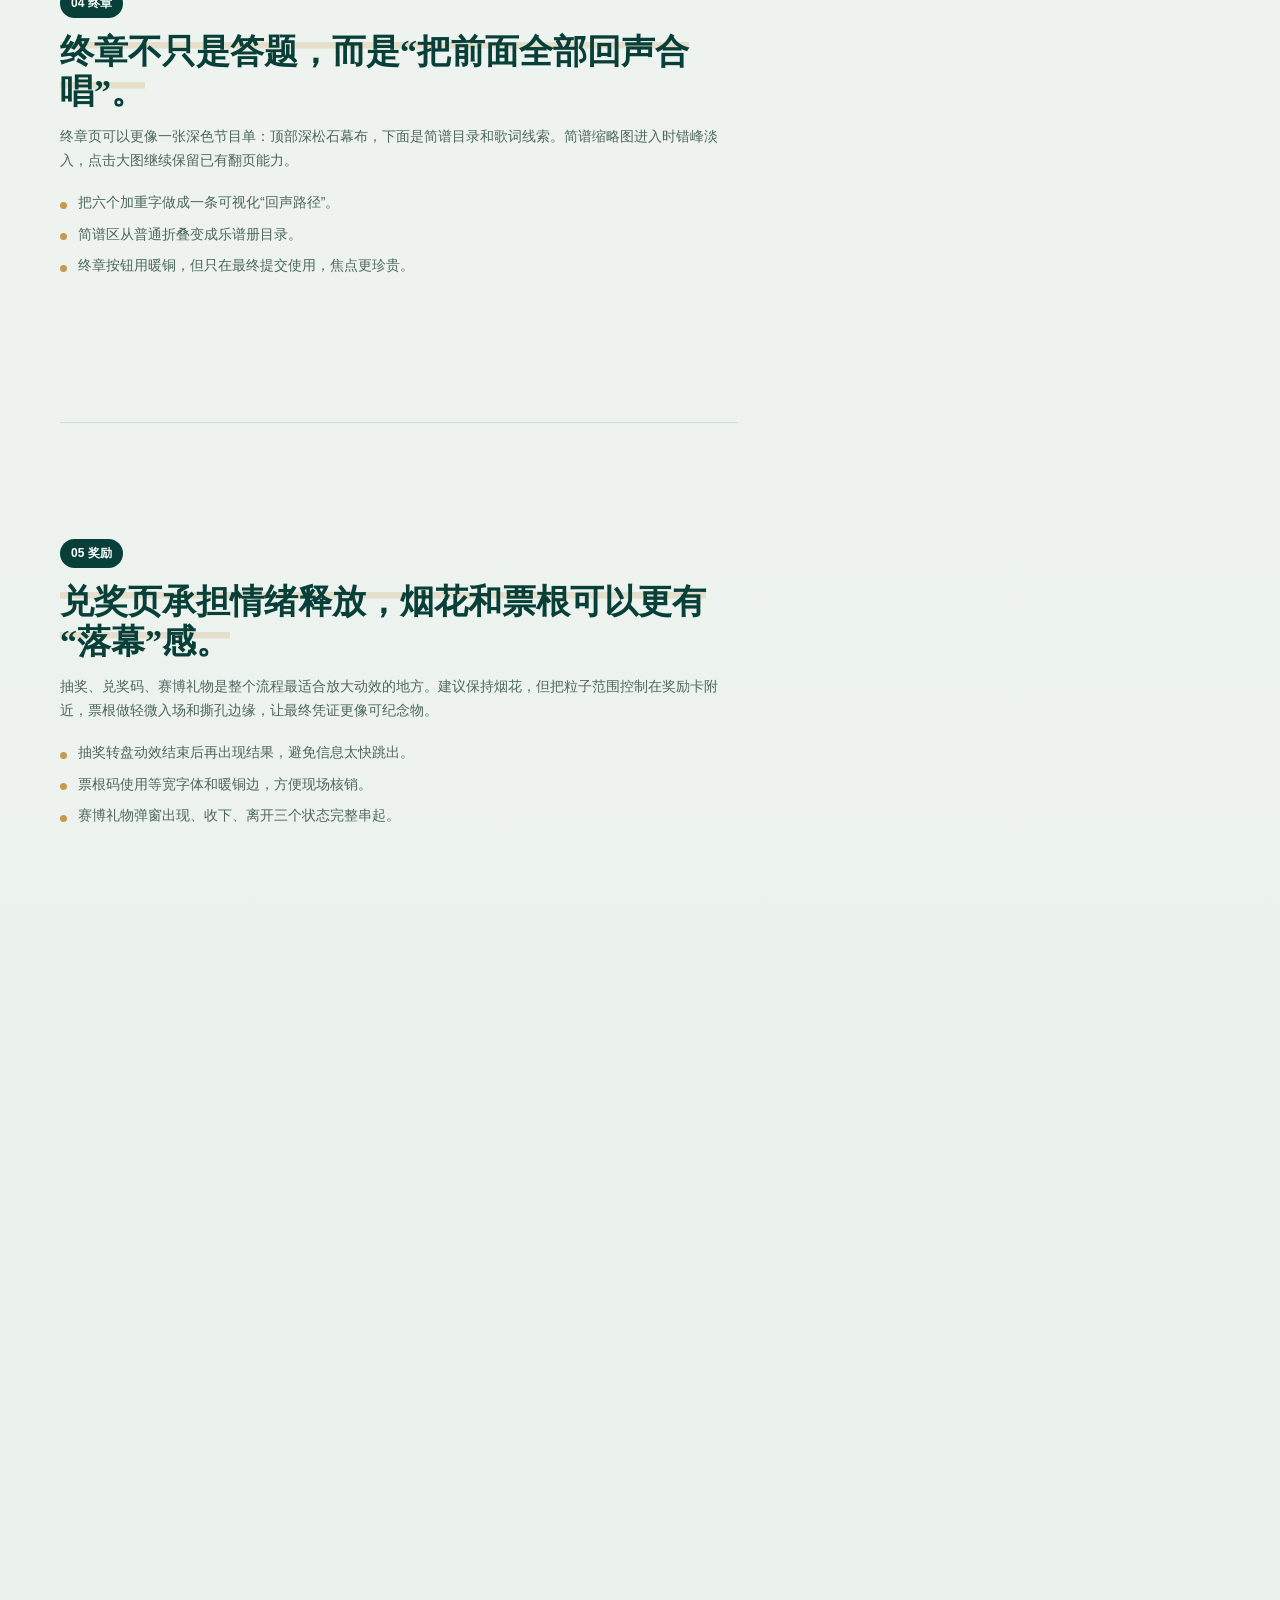
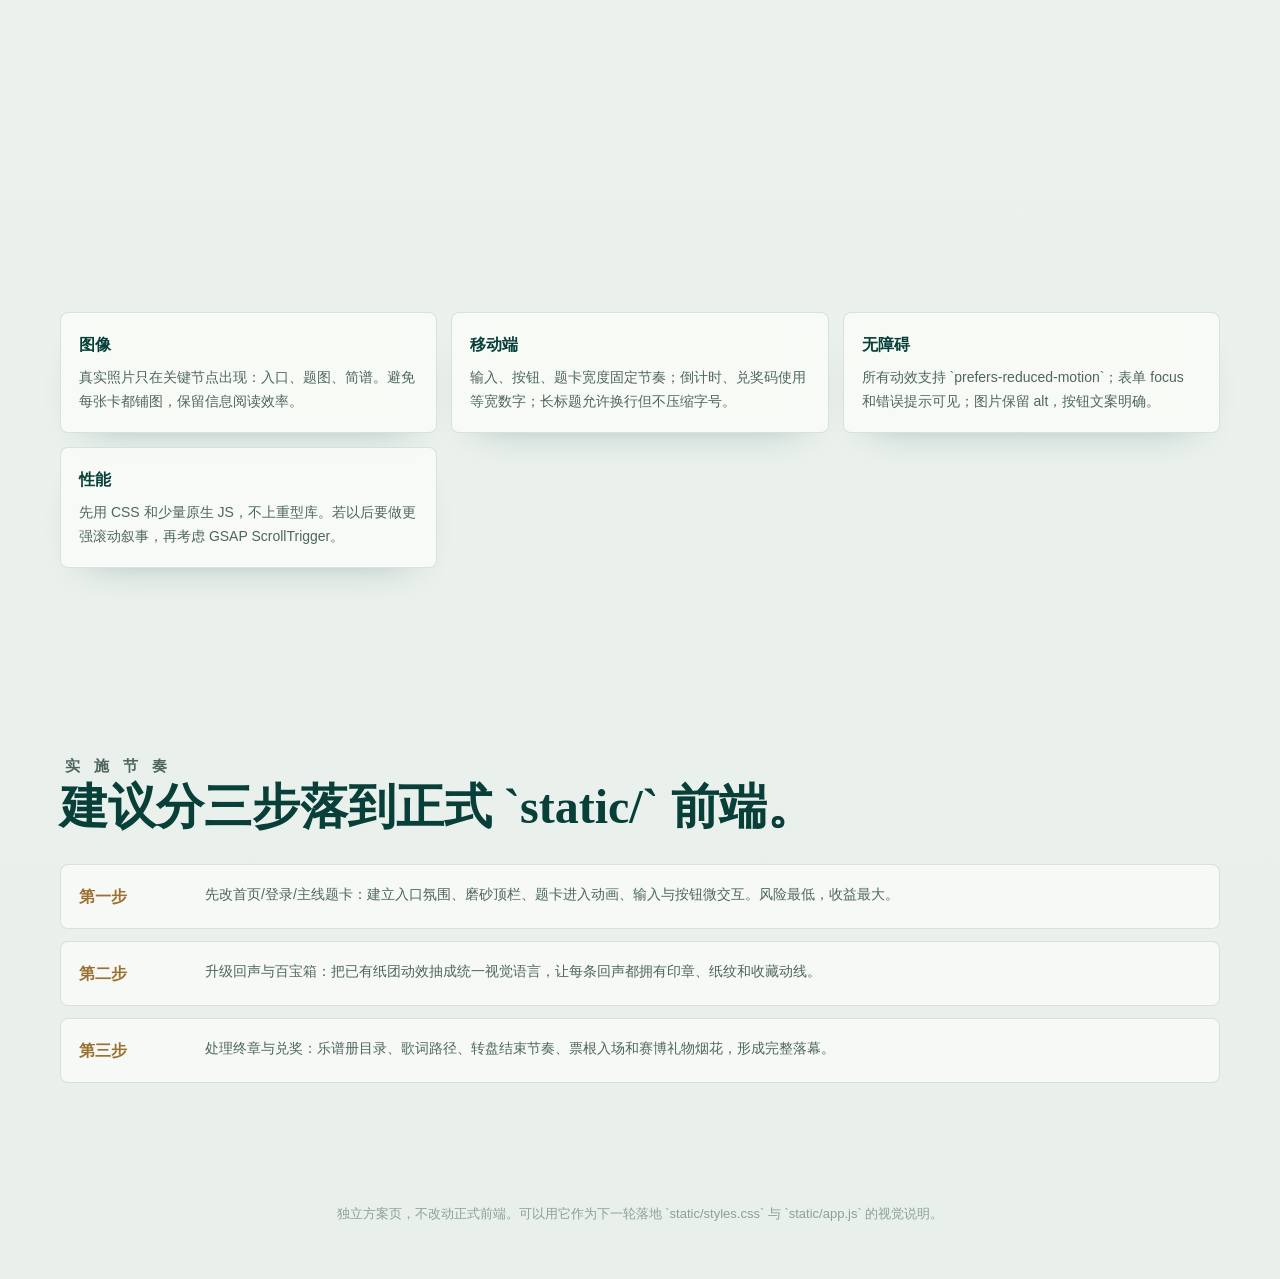
<file: 前端审美提升方案.html>
<!doctype html>
<html lang="zh-CN">
<head>
<meta charset="utf-8" />
<meta name="viewport" content="width=device-width, initial-scale=1" />
<title>蓝绿松石版 · 前端审美提升方案</title>
<style>
  :root {
    --bg: #f1f5f0;
    --paper: #fbfcf8;
    --paper-2: #eef4f1;
    --ink: #142d27;
    --ink-soft: #4e665f;
    --ink-faint: #8ba09a;
    --line: rgba(33, 77, 67, 0.14);
    --teal: #138a7d;
    --teal-2: #0e6f64;
    --teal-deep: #083f39;
    --mint: #d9eee9;
    --brass: #c79a52;
    --brass-2: #9b7133;
    --clay: #b85f49;
    --night: #071f1c;
    --blue: #2e596f;
    --serif: "Songti SC", "STSong", "Noto Serif SC", "SimSun", serif;
    --sans: "PingFang SC", "Hiragino Sans GB", "Microsoft YaHei", -apple-system, BlinkMacSystemFont, "Segoe UI", sans-serif;
    --shadow: 0 18px 40px -30px rgba(8, 63, 57, 0.45);
    --shadow-strong: 0 32px 80px -44px rgba(7, 31, 28, 0.62);
  }

  * {
    box-sizing: border-box;
  }

  html {
    scroll-behavior: smooth;
  }

  body {
    margin: 0;
    color: var(--ink);
    font-family: var(--sans);
    line-height: 1.7;
    background:
      radial-gradient(820px 500px at 88% 4%, rgba(19, 138, 125, 0.14), transparent 64%),
      radial-gradient(620px 420px at 12% 10%, rgba(199, 154, 82, 0.13), transparent 58%),
      linear-gradient(180deg, #f6f8f3 0%, var(--bg) 38%, #e9f0ec 100%);
    -webkit-font-smoothing: antialiased;
  }

  body::before {
    content: "";
    position: fixed;
    inset: 0;
    z-index: 0;
    pointer-events: none;
    opacity: 0.22;
    mix-blend-mode: multiply;
    background-image: url("data:image/svg+xml,%3Csvg xmlns='http://www.w3.org/2000/svg' width='120' height='120'%3E%3Cfilter id='n'%3E%3CfeTurbulence type='fractalNoise' baseFrequency='0.7' numOctaves='3' stitchTiles='stitch'/%3E%3C/filter%3E%3Crect width='100%25' height='100%25' filter='url(%23n)' opacity='.45'/%3E%3C/svg%3E");
  }

  ::selection {
    color: #fff;
    background: var(--teal-2);
  }

  a {
    color: inherit;
    text-decoration-color: rgba(19, 138, 125, 0.38);
    text-decoration-thickness: 1px;
    text-underline-offset: 4px;
    transition: color 180ms ease, text-decoration-color 180ms ease;
  }

  a:hover {
    color: var(--teal-2);
    text-decoration-color: var(--teal-2);
  }

  button {
    font: inherit;
  }

  .cursor-glow {
    position: fixed;
    left: 0;
    top: 0;
    z-index: 2;
    width: 220px;
    height: 220px;
    pointer-events: none;
    border-radius: 50%;
    opacity: 0;
    transform: translate(-50%, -50%);
    background: radial-gradient(circle, rgba(55, 205, 187, 0.2), transparent 68%);
    filter: blur(2px);
    transition: opacity 220ms ease;
  }

  .page {
    position: relative;
    z-index: 1;
  }

  .hero {
    min-height: 92svh;
    display: grid;
    align-items: end;
    color: #f7fbf8;
    background:
      linear-gradient(90deg, rgba(4, 25, 22, 0.86) 0%, rgba(4, 25, 22, 0.68) 38%, rgba(4, 25, 22, 0.18) 100%),
      linear-gradient(0deg, rgba(4, 25, 22, 0.84) 0%, transparent 38%),
      url("static/assets/a2-zhou-feizhou-mailbox.jpg") center / cover;
    border-bottom: 1px solid rgba(255, 255, 255, 0.12);
  }

  .hero-inner {
    width: min(1160px, calc(100% - 40px));
    margin: 0 auto;
    padding: 72px 0 58px;
  }

  .eyebrow {
    margin: 0 0 14px;
    color: #9be1d6;
    font-family: var(--serif);
    font-size: 13px;
    font-weight: 700;
    letter-spacing: 0.34em;
    text-indent: 0.34em;
  }

  .hero h1 {
    max-width: 860px;
    margin: 0;
    font-family: var(--serif);
    font-size: clamp(40px, 7vw, 86px);
    line-height: 1.05;
    font-weight: 650;
    letter-spacing: 0;
  }

  .hero-desc {
    max-width: 760px;
    margin: 22px 0 0;
    color: rgba(247, 251, 248, 0.86);
    font-size: clamp(15px, 1.6vw, 18px);
  }

  .hero-meta {
    display: flex;
    flex-wrap: wrap;
    gap: 10px;
    margin-top: 28px;
  }

  .hero-meta span {
    min-height: 32px;
    display: inline-flex;
    align-items: center;
    padding: 0 12px;
    border: 1px solid rgba(216, 236, 232, 0.38);
    border-radius: 999px;
    color: #d9eee9;
    background: rgba(7, 31, 28, 0.28);
    backdrop-filter: blur(10px);
    font-size: 12px;
  }

  .scroll-cue {
    margin-top: 56px;
    color: rgba(247, 251, 248, 0.68);
    font-size: 12px;
    letter-spacing: 0.18em;
  }

  .toc {
    position: sticky;
    top: 0;
    z-index: 10;
    border-bottom: 1px solid var(--line);
    background: rgba(241, 245, 240, 0.84);
    backdrop-filter: blur(16px);
  }

  .toc-inner {
    width: min(1160px, calc(100% - 32px));
    margin: 0 auto;
    display: flex;
    gap: 8px;
    overflow-x: auto;
    padding: 10px 0;
    scrollbar-width: none;
  }

  .toc-inner::-webkit-scrollbar {
    display: none;
  }

  .toc a {
    flex: none;
    min-height: 34px;
    display: inline-flex;
    align-items: center;
    padding: 0 13px;
    border: 1px solid transparent;
    border-radius: 999px;
    color: var(--ink-soft);
    text-decoration: none;
    font-size: 13px;
  }

  .toc a:hover,
  .toc a.is-active {
    color: var(--teal-deep);
    border-color: rgba(19, 138, 125, 0.28);
    background: rgba(216, 236, 232, 0.72);
  }

  .wrap {
    width: min(1160px, calc(100% - 32px));
    margin: 0 auto;
  }

  .section {
    padding: 86px 0;
  }

  .section.compact {
    padding-top: 40px;
  }

  .section-head {
    max-width: 760px;
    margin-bottom: 28px;
  }

  .section-head h2 {
    margin: 0;
    color: var(--teal-deep);
    font-family: var(--serif);
    font-size: clamp(30px, 4vw, 48px);
    line-height: 1.18;
    letter-spacing: 0;
  }

  .section-head p {
    margin: 14px 0 0;
    color: var(--ink-soft);
    font-size: 15px;
  }

  .grid {
    display: grid;
    grid-template-columns: repeat(12, 1fr);
    gap: 18px;
  }

  .panel {
    border: 1px solid var(--line);
    border-radius: 8px;
    background: rgba(251, 252, 248, 0.82);
    box-shadow: var(--shadow);
    backdrop-filter: blur(14px);
  }

  .finding {
    grid-column: span 4;
    padding: 22px;
    min-height: 210px;
  }

  .finding b,
  .tech-card b,
  .reference b {
    display: block;
    margin-bottom: 10px;
    color: var(--teal-deep);
    font-family: var(--serif);
    font-size: 18px;
  }

  .finding p,
  .tech-card p,
  .reference p,
  .step-copy p,
  .detail-card p {
    margin: 0;
    color: var(--ink-soft);
    font-size: 14px;
  }

  .signal {
    display: inline-flex;
    align-items: center;
    margin-bottom: 18px;
    padding: 3px 10px;
    border-radius: 999px;
    color: var(--teal-2);
    background: var(--mint);
    font-size: 12px;
    font-weight: 700;
  }

  .tech-card {
    grid-column: span 3;
    padding: 20px;
    position: relative;
    overflow: hidden;
  }

  .tech-card::after {
    content: "";
    position: absolute;
    left: 20px;
    right: 20px;
    bottom: 0;
    height: 3px;
    border-radius: 999px;
    background: linear-gradient(90deg, var(--teal), var(--brass), var(--blue));
    transform: scaleX(0.22);
    transform-origin: left;
    transition: transform 300ms cubic-bezier(0.2, 0.8, 0.2, 1);
  }

  .tech-card:hover::after {
    transform: scaleX(1);
  }

  .mini-motion {
    height: 86px;
    display: grid;
    place-items: center;
    margin-bottom: 14px;
    border-radius: 8px;
    overflow: hidden;
    background:
      radial-gradient(circle at 20% 30%, rgba(19, 138, 125, 0.16), transparent 34%),
      radial-gradient(circle at 76% 62%, rgba(199, 154, 82, 0.18), transparent 32%),
      #f6faf7;
  }

  .orb-line {
    width: 148px;
    height: 8px;
    border-radius: 999px;
    background: rgba(19, 138, 125, 0.14);
    position: relative;
  }

  .orb-line i {
    position: absolute;
    inset: -7px auto auto 0;
    width: 22px;
    height: 22px;
    border-radius: 50%;
    background: var(--teal);
    box-shadow: 0 0 0 8px rgba(19, 138, 125, 0.12);
    animation: glide 2.8s cubic-bezier(0.2, 0.9, 0.2, 1) infinite;
  }

  @keyframes glide {
    0%, 100% { transform: translateX(0) scale(0.92); }
    48% { transform: translateX(126px) scale(1.04); }
  }

  .texture-demo {
    width: 150px;
    height: 58px;
    border: 1px solid rgba(33, 77, 67, 0.12);
    border-radius: 8px;
    background:
      linear-gradient(135deg, rgba(255, 255, 255, 0.82), rgba(255, 255, 255, 0.42)),
      url("data:image/svg+xml,%3Csvg xmlns='http://www.w3.org/2000/svg' width='80' height='80'%3E%3Cfilter id='t'%3E%3CfeTurbulence type='fractalNoise' baseFrequency='.9' numOctaves='2'/%3E%3C/filter%3E%3Crect width='100%25' height='100%25' filter='url(%23t)' opacity='.28'/%3E%3C/svg%3E");
    box-shadow:
      0 12px 24px -18px rgba(8, 63, 57, 0.52),
      inset 0 1px 0 rgba(255, 255, 255, 0.88),
      inset 0 -20px 38px rgba(19, 138, 125, 0.05);
  }

  .pulse-button {
    min-width: 138px;
    min-height: 42px;
    border: 0;
    border-radius: 8px;
    color: #fff;
    background: linear-gradient(135deg, #19a394, #0e7468);
    box-shadow: 0 14px 26px -16px rgba(14, 111, 100, 0.75);
    cursor: pointer;
    transform: translateY(0);
    transition: transform 160ms cubic-bezier(0.2, 0.8, 0.2, 1), filter 160ms ease;
  }

  .pulse-button:hover {
    filter: brightness(1.05);
    transform: translateY(-1px);
  }

  .pulse-button:active {
    transform: scale(0.96);
  }

  .focus-demo {
    width: min(100%, 180px);
    height: 42px;
    border: 1.5px solid var(--line);
    border-radius: 8px;
    padding: 0 12px;
    color: var(--ink);
    background: rgba(255, 255, 255, 0.86);
    outline: 0;
    transition: border-color 180ms ease, box-shadow 180ms ease, background 180ms ease;
  }

  .focus-demo:focus {
    border-color: var(--teal);
    background: #fff;
    box-shadow: 0 0 0 4px rgba(19, 138, 125, 0.12);
  }

  .references {
    display: grid;
    grid-template-columns: repeat(4, 1fr);
    gap: 14px;
  }

  .reference {
    padding: 18px;
  }

  .reference small {
    display: block;
    margin-top: 14px;
    color: var(--ink-faint);
  }

  .story-layout {
    display: grid;
    grid-template-columns: minmax(0, 1fr) 430px;
    gap: 52px;
    align-items: start;
  }

  .story-copy {
    display: grid;
    gap: 28px;
  }

  .story-step {
    min-height: 58vh;
    display: grid;
    align-content: center;
    border-top: 1px solid var(--line);
    padding: 56px 0;
  }

  .step-no {
    display: inline-flex;
    width: fit-content;
    margin-bottom: 14px;
    padding: 4px 11px;
    border-radius: 999px;
    color: #fff;
    background: var(--teal-deep);
    font-size: 12px;
    font-weight: 700;
  }

  .step-copy h3 {
    margin: 0 0 12px;
    color: var(--teal-deep);
    font-family: var(--serif);
    font-size: clamp(24px, 3vw, 34px);
    line-height: 1.2;
  }

  .step-list {
    display: grid;
    gap: 8px;
    margin: 18px 0 0;
    padding: 0;
    list-style: none;
  }

  .step-list li {
    position: relative;
    padding-left: 18px;
    color: var(--ink-soft);
    font-size: 14px;
  }

  .step-list li::before {
    content: "";
    position: absolute;
    left: 0;
    top: 0.78em;
    width: 7px;
    height: 7px;
    border-radius: 50%;
    background: var(--brass);
  }

  .phone-stage {
    position: sticky;
    top: 78px;
    min-height: calc(100svh - 98px);
    display: grid;
    place-items: center;
  }

  .phone {
    width: min(100%, 390px);
    padding: 12px;
    border-radius: 42px;
    background:
      linear-gradient(180deg, rgba(255, 255, 255, 0.12), rgba(255, 255, 255, 0)),
      #071b18;
    box-shadow:
      0 38px 90px -46px rgba(7, 31, 28, 0.82),
      0 0 0 1px rgba(199, 154, 82, 0.24) inset;
  }

  .phone::before {
    content: "";
    display: block;
    width: 96px;
    height: 7px;
    margin: 10px auto 11px;
    border-radius: 99px;
    background: #03110f;
  }

  .phone-screen {
    position: relative;
    height: 710px;
    overflow: hidden;
    border-radius: 30px;
    background: var(--paper-2);
  }

  .phone-screen::after {
    content: "";
    position: absolute;
    inset: 0;
    pointer-events: none;
    background:
      radial-gradient(320px 220px at var(--mx, 70%) var(--my, 18%), rgba(55, 205, 187, 0.18), transparent 68%),
      linear-gradient(180deg, rgba(255, 255, 255, 0.3), transparent 28%);
    mix-blend-mode: screen;
  }

  .screen-scene {
    position: absolute;
    inset: 0;
    display: grid;
    grid-template-rows: auto 1fr;
    opacity: 0;
    transform: translateY(18px) scale(0.985);
    filter: blur(4px);
    transition: opacity 420ms ease, transform 520ms cubic-bezier(0.2, 0.8, 0.2, 1), filter 420ms ease;
    pointer-events: none;
  }

  .screen-scene.is-on {
    opacity: 1;
    transform: none;
    filter: none;
    pointer-events: auto;
  }

  .mini-top {
    position: relative;
    z-index: 2;
    display: flex;
    align-items: center;
    justify-content: space-between;
    padding: 15px 18px 12px;
    border-bottom: 1px solid rgba(220, 232, 227, 0.86);
    background: rgba(238, 244, 241, 0.82);
    backdrop-filter: blur(10px);
  }

  .mini-brand {
    color: var(--teal-deep);
    font-family: var(--serif);
    font-size: 15px;
    font-weight: 700;
  }

  .mini-dot {
    width: 9px;
    height: 9px;
    border-radius: 50%;
    background: var(--brass);
    box-shadow: 0 0 0 5px rgba(199, 154, 82, 0.14);
  }

  .mini-body {
    position: relative;
    z-index: 1;
    overflow: hidden;
    padding: 20px 18px 28px;
  }

  .scene-hero .mini-body {
    padding: 0;
    display: grid;
    align-content: end;
    background:
      linear-gradient(180deg, rgba(7, 31, 28, 0.06), rgba(7, 31, 28, 0.82)),
      url("static/assets/a2-zhou-feizhou-mailbox.jpg") center / cover;
  }

  .entry-copy {
    padding: 220px 22px 28px;
    color: #fff;
  }

  .entry-copy p {
    margin: 0 0 10px;
    color: #9be1d6;
    font-family: var(--serif);
    font-size: 12px;
    letter-spacing: 0.28em;
  }

  .entry-copy h4 {
    margin: 0 0 12px;
    font-family: var(--serif);
    font-size: 30px;
    line-height: 1.22;
  }

  .entry-copy span {
    display: block;
    margin-bottom: 18px;
    color: rgba(255, 255, 255, 0.78);
    font-size: 13px;
  }

  .mini-btn {
    min-height: 44px;
    display: inline-flex;
    align-items: center;
    justify-content: center;
    width: 100%;
    border: 0;
    border-radius: 8px;
    color: #fff;
    background: linear-gradient(135deg, #20aa9c, #0d7065);
    box-shadow: 0 14px 24px -16px rgba(14, 111, 100, 0.86);
    cursor: pointer;
    font-weight: 700;
    transition: transform 160ms ease, filter 160ms ease;
  }

  .mini-btn:active {
    transform: scale(0.96);
  }

  .progress-mini {
    padding: 16px;
    border-radius: 8px;
    color: #d6ece7;
    background: linear-gradient(135deg, var(--teal-deep), #0a443d);
    box-shadow: 0 18px 30px -24px rgba(8, 63, 57, 0.72);
  }

  .progress-line {
    height: 8px;
    margin: 12px 0 10px;
    overflow: hidden;
    border-radius: 99px;
    background: rgba(255, 255, 255, 0.15);
  }

  .progress-line i {
    display: block;
    width: 38%;
    height: 100%;
    border-radius: inherit;
    background: linear-gradient(90deg, #37cdbb, #19a394);
    animation: fillProgress 2.8s ease infinite alternate;
  }

  @keyframes fillProgress {
    to { width: 62%; }
  }

  .question-mini {
    margin-top: 14px;
    padding: 0;
    overflow: hidden;
    border: 1px solid var(--line);
    border-radius: 8px;
    background: #fff;
    box-shadow: var(--shadow);
  }

  .question-mini header {
    display: flex;
    align-items: center;
    justify-content: space-between;
    padding: 13px 15px 11px;
    border-bottom: 1px solid var(--line);
  }

  .question-mini h4 {
    margin: 0;
    color: var(--teal-deep);
    font-family: var(--serif);
    font-size: 15px;
  }

  .badge {
    display: inline-flex;
    min-height: 24px;
    align-items: center;
    border-radius: 999px;
    padding: 2px 10px;
    color: var(--teal-2);
    background: var(--mint);
    font-size: 11px;
    font-weight: 700;
  }

  .question-mini .qcopy {
    padding: 15px;
  }

  .question-mini p {
    margin: 0 0 12px;
    font-family: var(--serif);
    font-size: 15px;
    line-height: 1.9;
  }

  .shot {
    height: 132px;
    margin: 0 0 14px;
    overflow: hidden;
    border-radius: 8px;
    border: 1px solid var(--line);
    background: #000;
  }

  .shot img {
    width: 100%;
    height: 100%;
    object-fit: cover;
    transform: scale(1.06);
    animation: slowPan 8s ease-in-out infinite alternate;
  }

  @keyframes slowPan {
    to { transform: scale(1.13) translateX(-12px); }
  }

  .answer-row {
    display: grid;
    grid-template-columns: 1fr 88px;
    gap: 8px;
  }

  .mini-input {
    min-width: 0;
    height: 42px;
    border: 1.5px solid var(--line);
    border-radius: 8px;
    padding: 0 12px;
    background: #fbfdfc;
    outline: 0;
    transition: border-color 180ms ease, box-shadow 180ms ease;
  }

  .mini-input:focus {
    border-color: var(--teal);
    box-shadow: 0 0 0 4px rgba(19, 138, 125, 0.12);
  }

  .echo-stage {
    height: 100%;
    display: grid;
    place-items: center;
    padding: 24px 18px;
    background: radial-gradient(90% 54% at 50% 34%, rgba(19, 138, 125, 0.24), transparent 72%), #09231f;
  }

  .paper {
    position: relative;
    padding: 24px 20px 22px;
    border: 1px solid rgba(220, 232, 227, 0.8);
    border-radius: 8px;
    background:
      linear-gradient(135deg, rgba(255, 255, 255, 0.88), rgba(255, 255, 255, 0.68)),
      url("data:image/svg+xml,%3Csvg xmlns='http://www.w3.org/2000/svg' width='140' height='140'%3E%3Cfilter id='paper'%3E%3CfeTurbulence type='fractalNoise' baseFrequency='.035' numOctaves='3'/%3E%3C/filter%3E%3Crect width='100%25' height='100%25' filter='url(%23paper)' opacity='.25'/%3E%3C/svg%3E");
    box-shadow: 0 30px 52px -30px rgba(0, 0, 0, 0.6);
    transform-origin: 50% 50%;
  }

  .scene-echo.is-on .paper {
    animation: paperIn 900ms cubic-bezier(0.2, 0.82, 0.2, 1) both;
  }

  @keyframes paperIn {
    0% { opacity: 0; transform: scale(0.2) rotate(-18deg); border-radius: 50%; }
    54% { opacity: 1; transform: scale(1.05) rotate(2deg); border-radius: 18px; }
    100% { transform: scale(1) rotate(0); border-radius: 8px; }
  }

  .seal {
    width: 58px;
    height: 58px;
    display: grid;
    place-items: center;
    margin: 0 auto 15px;
    border-radius: 8px;
    color: #fff;
    background: linear-gradient(135deg, #19a394, #0e7468);
    font-family: var(--serif);
    font-size: 32px;
    font-weight: 700;
    box-shadow: 0 10px 22px -14px rgba(14, 111, 100, 0.9);
  }

  .paper h4 {
    margin: 0 0 12px;
    text-align: center;
    color: var(--teal-2);
    font-family: var(--serif);
    font-size: 12px;
    letter-spacing: 0.28em;
  }

  .paper p {
    margin: 0 0 18px;
    text-align: center;
    font-family: var(--serif);
    font-size: 15px;
    line-height: 2;
  }

  .score-preview {
    display: grid;
    gap: 12px;
  }

  .final-band {
    margin: -20px -18px 16px;
    padding: 24px 18px;
    color: #eaf5f1;
    background:
      radial-gradient(280px 180px at 82% 12%, rgba(199, 154, 82, 0.15), transparent 60%),
      linear-gradient(180deg, #0c453f, #082e2a);
  }

  .final-band h4 {
    margin: 0;
    font-family: var(--serif);
    font-size: 24px;
    line-height: 1.25;
  }

  .score-grid {
    display: grid;
    grid-template-columns: repeat(3, 1fr);
    gap: 8px;
  }

  .score-grid img {
    width: 100%;
    aspect-ratio: 3 / 4.2;
    object-fit: cover;
    border: 1px solid var(--line);
    border-radius: 6px;
    background: #fff;
  }

  .lyric-path {
    display: grid;
    gap: 8px;
    padding: 14px;
    border: 1px solid var(--line);
    border-radius: 8px;
    background: rgba(255, 255, 255, 0.78);
  }

  .chip-row {
    display: flex;
    flex-wrap: wrap;
    gap: 7px;
  }

  .chip {
    display: inline-flex;
    min-height: 28px;
    align-items: center;
    padding: 0 9px;
    border-radius: 999px;
    color: var(--teal-2);
    background: var(--mint);
    font-family: var(--serif);
    font-size: 13px;
  }

  .reward-stage {
    height: 100%;
    position: relative;
    overflow: hidden;
    padding: 24px 18px;
    background:
      radial-gradient(420px 260px at 50% 20%, rgba(19, 138, 125, 0.28), transparent 70%),
      #081f1c;
  }

  .spark {
    position: absolute;
    width: 6px;
    height: 6px;
    left: 50%;
    top: 28%;
    border-radius: 50%;
    color: #37cdbb;
    background: currentColor;
    box-shadow: 0 0 10px currentColor;
    animation: burst 1.35s ease-out infinite;
    animation-delay: var(--delay);
    transform: translate(-50%, -50%);
  }

  .spark:nth-child(2n) { color: var(--brass); top: 22%; left: 34%; }
  .spark:nth-child(3n) { color: #d9eee9; top: 36%; left: 68%; }

  @keyframes burst {
    0% { opacity: 0; transform: translate(-50%, -50%) scale(0.5); }
    14% { opacity: 1; }
    100% { opacity: 0; transform: translate(calc(-50% + var(--x)), calc(-50% + var(--y))) scale(0.18); }
  }

  .ticket {
    position: relative;
    z-index: 1;
    margin-top: 240px;
    padding: 22px 18px;
    border: 1.5px solid var(--brass);
    border-radius: 8px;
    color: #fff;
    background: linear-gradient(135deg, #0c453f, #08332e);
    box-shadow: 0 22px 42px -24px rgba(0, 0, 0, 0.7);
  }

  .ticket::before,
  .ticket::after {
    content: "";
    position: absolute;
    top: 50%;
    width: 18px;
    height: 18px;
    border-radius: 50%;
    background: #081f1c;
    transform: translateY(-50%);
  }

  .ticket::before { left: -10px; }
  .ticket::after { right: -10px; }

  .ticket small {
    display: block;
    margin-bottom: 8px;
    text-align: center;
    color: var(--brass);
    font-family: var(--serif);
    letter-spacing: 0.26em;
  }

  .ticket strong {
    display: block;
    text-align: center;
    font-family: ui-monospace, SFMono-Regular, Menlo, Consolas, monospace;
    font-size: 22px;
    letter-spacing: 0.12em;
  }

  .detail-grid {
    display: grid;
    grid-template-columns: repeat(3, 1fr);
    gap: 14px;
  }

  .atmosphere-grid {
    display: grid;
    grid-template-columns: repeat(6, 1fr);
    gap: 12px;
    margin: 28px 0 0;
  }

  .atmosphere-card {
    min-height: 190px;
    grid-column: span 2;
    display: grid;
    align-content: end;
    gap: 10px;
    padding: 18px;
    border: 1px solid rgba(255, 255, 255, 0.32);
    border-radius: 8px;
    color: var(--tone-fg);
    background:
      linear-gradient(180deg, transparent 0%, rgba(0, 0, 0, 0.2) 100%),
      radial-gradient(180px 120px at 82% 16%, var(--tone-glow), transparent 70%),
      var(--tone-bg);
    box-shadow: var(--shadow);
    overflow: hidden;
    position: relative;
  }

  .atmosphere-card::before {
    content: "";
    position: absolute;
    inset: 0;
    opacity: 0.16;
    background-image: url("data:image/svg+xml,%3Csvg xmlns='http://www.w3.org/2000/svg' width='90' height='90'%3E%3Cfilter id='n'%3E%3CfeTurbulence type='fractalNoise' baseFrequency='.65' numOctaves='2'/%3E%3C/filter%3E%3Crect width='100%25' height='100%25' filter='url(%23n)' opacity='.35'/%3E%3C/svg%3E");
    pointer-events: none;
  }

  .atmosphere-card b,
  .atmosphere-card p,
  .atmosphere-card span {
    position: relative;
    z-index: 1;
  }

  .atmosphere-card span {
    width: fit-content;
    min-height: 24px;
    display: inline-flex;
    align-items: center;
    padding: 0 9px;
    border-radius: 999px;
    color: var(--tone-chip);
    background: rgba(255, 255, 255, 0.74);
    font-size: 11px;
    font-weight: 700;
  }

  .atmosphere-card b {
    display: block;
    margin: 0;
    font-family: var(--serif);
    font-size: 18px;
  }

  .atmosphere-card p {
    margin: 0;
    color: var(--tone-fg);
    opacity: 0.82;
    font-size: 13px;
  }

  .tone-entry {
    --tone-bg: #eaf3ef;
    --tone-fg: #113a34;
    --tone-chip: #0e6f64;
    --tone-glow: rgba(199, 154, 82, 0.34);
  }

  .tone-main {
    --tone-bg: #f8fbf8;
    --tone-fg: #163029;
    --tone-chip: #138a7d;
    --tone-glow: rgba(55, 205, 187, 0.28);
  }

  .tone-error {
    --tone-bg: #f8ede9;
    --tone-fg: #5e2a1f;
    --tone-chip: #b85f49;
    --tone-glow: rgba(184, 95, 73, 0.26);
  }

  .tone-echo {
    --tone-bg: #09231f;
    --tone-fg: #eaf8f4;
    --tone-chip: #0e6f64;
    --tone-glow: rgba(55, 205, 187, 0.32);
  }

  .tone-final {
    --tone-bg: #0c453f;
    --tone-fg: #f3f8f5;
    --tone-chip: #9b7133;
    --tone-glow: rgba(199, 154, 82, 0.34);
  }

  .tone-admin {
    --tone-bg: #e3eeea;
    --tone-fg: #163029;
    --tone-chip: #2e596f;
    --tone-glow: rgba(46, 89, 111, 0.22);
  }

  .detail-card {
    padding: 18px;
  }

  .detail-card b {
    display: block;
    margin-bottom: 8px;
    color: var(--teal-deep);
    font-family: var(--serif);
  }

  .roadmap {
    display: grid;
    gap: 12px;
    margin-top: 22px;
  }

  .roadmap-row {
    display: grid;
    grid-template-columns: 112px 1fr;
    gap: 14px;
    align-items: start;
    padding: 18px;
    border: 1px solid var(--line);
    border-radius: 8px;
    background: rgba(251, 252, 248, 0.72);
  }

  .roadmap-row time {
    color: var(--brass-2);
    font-family: var(--serif);
    font-weight: 700;
  }

  .roadmap-row p {
    margin: 0;
    color: var(--ink-soft);
    font-size: 14px;
  }

  .footer {
    padding: 34px 0 54px;
    color: var(--ink-faint);
    text-align: center;
    font-size: 13px;
  }

  .reveal {
    opacity: 0;
    transform: translateY(18px);
    transition: opacity 520ms ease, transform 620ms cubic-bezier(0.2, 0.8, 0.2, 1);
  }

  .reveal.is-visible {
    opacity: 1;
    transform: none;
  }

  @supports (animation-timeline: view()) {
    .scroll-mark {
      animation: markIn both;
      animation-timeline: view();
      animation-range: entry 12% cover 34%;
    }
  }

  @keyframes markIn {
    from { background-size: 0 42%; }
    to { background-size: 100% 42%; }
  }

  .scroll-mark {
    background-image: linear-gradient(transparent 58%, rgba(199, 154, 82, 0.22) 0);
    background-repeat: no-repeat;
    background-size: 100% 42%;
  }

  @media (max-width: 980px) {
    .finding,
    .tech-card {
      grid-column: span 6;
    }

    .references,
    .detail-grid,
    .atmosphere-grid {
      grid-template-columns: 1fr 1fr;
    }

    .atmosphere-card {
      grid-column: span 1;
    }

    .story-layout {
      grid-template-columns: 1fr;
    }

    .phone-stage {
      position: relative;
      top: auto;
      min-height: auto;
      padding-bottom: 18px;
    }

    .story-step {
      min-height: auto;
    }
  }

  @media (max-width: 640px) {
    .hero {
      min-height: 88svh;
      background-position: 58% center;
    }

    .hero-inner {
      width: min(100% - 28px, 1160px);
      padding-bottom: 42px;
    }

    .section {
      padding: 62px 0;
    }

    .finding,
    .tech-card {
      grid-column: 1 / -1;
    }

    .references,
    .detail-grid,
    .atmosphere-grid {
      grid-template-columns: 1fr;
    }

    .atmosphere-card {
      grid-column: 1 / -1;
    }

    .phone {
      width: min(100%, 360px);
    }

    .phone-screen {
      height: 650px;
    }

    .roadmap-row {
      grid-template-columns: 1fr;
    }
  }

  @media (prefers-reduced-motion: reduce) {
    *,
    *::before,
    *::after {
      animation-duration: 1ms !important;
      animation-iteration-count: 1 !important;
      scroll-behavior: auto !important;
      transition-duration: 1ms !important;
    }
  }
</style>
</head>
<body>
<div class="cursor-glow" aria-hidden="true"></div>
<div class="page">
  <header class="hero" id="top">
    <div class="hero-inner">
      <p class="eyebrow">前 端 审 美 提 升 方 案</p>
      <h1>把“定向解密”做成一段会呼吸的毕业路线</h1>
      <p class="hero-desc">我读了当前文件夹、现有蓝绿松石美化稿和你的审美笔记。这个版本保留现有主色和流程，不急着推翻，而是把“入楼、答题、收集回声、终章、兑奖”串成更有仪式感的滚动体验。</p>
      <div class="hero-meta" aria-label="方案关键词">
        <span>滚动驱动</span>
        <span>磨砂与噪点质感</span>
        <span>微动效反馈</span>
        <span>手机端优先</span>
        <span>不改后端逻辑</span>
      </div>
      <p class="scroll-cue">向下看完整构想，右侧手机会跟随方案变化</p>
    </div>
  </header>

  <nav class="toc" aria-label="页面目录">
    <div class="toc-inner">
      <a href="#read">读到什么</a>
      <a href="#notes">笔记可用点</a>
      <a href="#references">参考提炼</a>
      <a href="#proposal">升级方案</a>
      <a href="#details">落地细节</a>
      <a href="#roadmap">实施节奏</a>
    </div>
  </nav>

  <main>
    <section class="section compact" id="read">
      <div class="wrap">
        <div class="section-head reveal">
          <p class="eyebrow">项 目 现 状</p>
          <h2>当前版本已经有“蓝绿松石”的骨架，下一步该补的是体验密度。</h2>
          <p>文件夹里真正运行的是 `static/` 前端，视觉目标稿是 `设计稿参考_蓝绿松石.html`。它已经把主线、旁枝、回声纸团、终章简谱、抽奖、赛博礼物和后台核销都覆盖了。</p>
        </div>
        <div class="grid">
          <article class="panel finding reveal">
            <span class="signal">优势</span>
            <b>流程完整，色彩方向稳定</b>
            <p>松石青 + 暖铜的主次关系已经成立，正式页面也保留了原有接口和游戏进度逻辑。现在适合做“审美加法”，不适合大拆大改。</p>
          </article>
          <article class="panel finding reveal">
            <span class="signal">缺口</span>
            <b>第一屏还像入口表单</b>
            <p>首页和登录页信息清楚，但进入活动的仪式感偏弱。可以把“理科五号楼”“毕业回声”“解谜路线”提前变成第一视觉信号。</p>
          </article>
          <article class="panel finding reveal">
            <span class="signal">机会</span>
            <b>动效已有基础，可继续串联</b>
            <p>纸团、浓雾、烟花已经是好种子。下一步把它们从单点彩蛋变成跨页面的连续语言：入场有雾，答题有推进，回声有收藏，终章有释放。</p>
          </article>
        </div>
      </div>
    </section>

    <section class="section" id="notes">
      <div class="wrap">
        <div class="section-head reveal">
          <p class="eyebrow">从 笔 记 到 本 项 目</p>
          <h2>你的审美笔记里，最适合落地的是这四类。</h2>
          <p>我没有选择“为了酷而酷”的 3D/WebGL。这个项目是现场活动网页，加载稳定和手机手感比炫技更重要，所以优先用原生 CSS、少量 JS 和现有图片资产完成质感升级。</p>
        </div>
        <div class="grid">
          <article class="panel tech-card reveal">
            <div class="mini-motion"><div class="orb-line"><i></i></div></div>
            <b>滚动驱动的体验</b>
            <p>把页面切换感变成“沿楼推进”：章节进入时题卡淡入、进度条增长、手机示意同步切屏。</p>
          </article>
          <article class="panel tech-card reveal">
            <div class="mini-motion"><div class="texture-demo"></div></div>
            <b>质感与层次</b>
            <p>保留清爽底色，但加入纸纹噪点、磨砂导航、多层阴影和极轻内发光，避免白卡太平。</p>
          </article>
          <article class="panel tech-card reveal">
            <div class="mini-motion"><button class="pulse-button">按下反馈</button></div>
            <b>动效设计</b>
            <p>按钮、纸条、票根和弹窗统一使用 200-400ms 的利落缓动；奖励场景才放大动效。</p>
          </article>
          <article class="panel tech-card reveal">
            <div class="mini-motion"><input class="focus-demo" placeholder="聚焦试试" /></div>
            <b>容易被忽略的细节</b>
            <p>输入框 focus、链接下划线、selection 高亮、错误状态、滚动条和加载骨架都能提高“完成度”。</p>
          </article>
        </div>
      </div>
    </section>

    <section class="section" id="references">
      <div class="wrap">
        <div class="section-head reveal">
          <p class="eyebrow">参 考 提 炼</p>
          <h2>不是照抄风格，而是借它们的“气质方法”。</h2>
          <p>结合你笔记里的收藏和检索方向，我把参考拆成四个可转译的设计原则。</p>
        </div>
        <div class="references">
          <article class="panel reference reveal">
            <b>UniPat AI</b>
            <p>适合借“清晰使命句 + 大留白 + 克制科技感”。可用于首页标题，让项目看起来更有正式感。</p>
            <small><a href="https://unipat.ai/" target="_blank" rel="noreferrer">unipat.ai</a></small>
          </article>
          <article class="panel reference reveal">
            <b>Margins</b>
            <p>适合借“移动设备框 + 温柔叙事 + 场景化插画/生活感”。本项目可以转成手机框里的楼内旅程。</p>
            <small><a href="https://margins.app/" target="_blank" rel="noreferrer">margins.app</a></small>
          </article>
          <article class="panel reference reveal">
            <b>Land-book / Awwwards</b>
            <p>两者都把 animation、parallax、storytelling、mobile app 等作为可筛选风格方向；这正好对应你的笔记。</p>
            <small><a href="https://land-book.com/" target="_blank" rel="noreferrer">land-book.com</a> · <a href="https://www.awwwards.com/websites/scrolling/" target="_blank" rel="noreferrer">awwwards scrolling</a></small>
          </article>
          <article class="panel reference reveal">
            <b>Apple 产品页</b>
            <p>适合借“滚动中逐层揭示信息”的节奏，但不照搬重资源视频。这里用 CSS/JS 做轻量版。</p>
            <small><a href="https://www.apple.com/iphone/" target="_blank" rel="noreferrer">apple.com/iphone</a></small>
          </article>
        </div>
      </div>
    </section>

    <section class="section" id="proposal">
      <div class="wrap">
        <div class="section-head reveal">
          <p class="eyebrow">方 案 示 意</p>
          <h2>建议方向：楼内路线感 + 纸质收藏感 + 奖励释放感。</h2>
          <p>左侧是改造建议，右侧手机是对应效果示意。滚动到不同段落时，手机画面会自动切换。</p>
        </div>

        <div class="story-layout">
          <div class="story-copy">
            <section class="story-step reveal" data-scene="scene-entry">
              <div class="step-copy">
                <span class="step-no">01 入楼</span>
                <h3><span class="scroll-mark">首页/登录页改成“进入理五”的第一幕。</span></h3>
                <p>把现在的项目列表和登录表单前移成更有画面感的入口：真实楼内照片铺底，标题直接给出“社系毕业晚会解密”，学号输入仍保留，但从普通表单变成“领取路线”的动作。</p>
                <ul class="step-list">
                  <li>首页不再像管理后台列表，而像活动入口。</li>
                  <li>登录表单使用磨砂层承载，减少纯白卡片的工具感。</li>
                  <li>保留测试入口，但视觉上降级，避免抢主行动线。</li>
                </ul>
              </div>
            </section>

            <section class="story-step reveal" data-scene="scene-question">
              <div class="step-copy">
                <span class="step-no">02 答题</span>
                <h3><span class="scroll-mark">主线页做成“路线推进”，而不是题卡堆叠。</span></h3>
                <p>现有进度卡很好，可以强化为 sticky 小仪表盘；题卡进入视口时轻微上浮，图片有 lazy-load 模糊过渡，提交按钮有明确按压反馈，答错时救援提示像“地图注释”展开。</p>
                <ul class="step-list">
                  <li>题卡保留 8px 左右克制圆角，层次靠阴影和边线，不靠大圆角。</li>
                  <li>主线题面继续用衬线，旁枝题面用无衬线，信息层级更清楚。</li>
                  <li>冷却状态用固定数字宽度，避免倒计时造成按钮抖动。</li>
                </ul>
              </div>
            </section>

            <section class="story-step reveal" data-scene="scene-echo">
              <div class="step-copy">
                <span class="step-no">03 回声</span>
                <h3><span class="scroll-mark">把“回声”做成真正的收藏物。</span></h3>
                <p>当前纸团展开已经是亮点。下一版可以让每次答对后的回声纸条都保留统一纹理、印章、折痕和收入动画；百宝箱里再用小印章做索引，让玩家感觉自己真的在收集一组毕业纸条。</p>
                <ul class="step-list">
                  <li>回声出现时用纸团展开，收入时压缩到百宝箱按钮位置。</li>
                  <li>百宝箱展开时做高度过渡，并给新收入项一帧暖铜闪光。</li>
                  <li>印章字、题号、地点形成稳定视觉锚点。</li>
                </ul>
              </div>
            </section>

            <section class="story-step reveal" data-scene="scene-final">
              <div class="step-copy">
                <span class="step-no">04 终章</span>
                <h3><span class="scroll-mark">终章不只是答题，而是“把前面全部回声合唱”。</span></h3>
                <p>终章页可以更像一张深色节目单：顶部深松石幕布，下面是简谱目录和歌词线索。简谱缩略图进入时错峰淡入，点击大图继续保留已有翻页能力。</p>
                <ul class="step-list">
                  <li>把六个加重字做成一条可视化“回声路径”。</li>
                  <li>简谱区从普通折叠变成乐谱册目录。</li>
                  <li>终章按钮用暖铜，但只在最终提交使用，焦点更珍贵。</li>
                </ul>
              </div>
            </section>

            <section class="story-step reveal" data-scene="scene-reward">
              <div class="step-copy">
                <span class="step-no">05 奖励</span>
                <h3><span class="scroll-mark">兑奖页承担情绪释放，烟花和票根可以更有“落幕”感。</span></h3>
                <p>抽奖、兑奖码、赛博礼物是整个流程最适合放大动效的地方。建议保持烟花，但把粒子范围控制在奖励卡附近，票根做轻微入场和撕孔边缘，让最终凭证更像可纪念物。</p>
                <ul class="step-list">
                  <li>抽奖转盘动效结束后再出现结果，避免信息太快跳出。</li>
                  <li>票根码使用等宽字体和暖铜边，方便现场核销。</li>
                  <li>赛博礼物弹窗出现、收下、离开三个状态完整串起。</li>
                </ul>
              </div>
            </section>
          </div>

          <aside class="phone-stage" aria-label="手机端效果示意">
            <div class="phone">
              <div class="phone-screen" id="phoneScreen">
                <section class="screen-scene scene-hero is-on" data-scene-id="scene-entry">
                  <div class="mini-top">
                    <div class="mini-brand">社系毕业歌会解密</div>
                    <span class="mini-dot"></span>
                  </div>
                  <div class="mini-body">
                    <div class="entry-copy">
                      <p>理 科 五 号 楼</p>
                      <h4>沿着楼的线索<br />收集毕业回声</h4>
                      <span>学号与手机号开启这一程，进度会自动保存。</span>
                      <button class="mini-btn" type="button">领取路线</button>
                    </div>
                  </div>
                </section>

                <section class="screen-scene scene-question" data-scene-id="scene-question">
                  <div class="mini-top">
                    <div class="mini-brand">沿着楼的线索前进</div>
                    <span class="mini-dot"></span>
                  </div>
                  <div class="mini-body">
                    <div class="progress-mini">
                      <strong>当前进度</strong>
                      <div class="progress-line"><i></i></div>
                      <small>主线 2/6 · 旁枝 0/3</small>
                    </div>
                    <article class="question-mini">
                      <header><h4>A2 · 一层走廊</h4><span class="badge">主线</span></header>
                      <div class="qcopy">
                        <p>先从飞舟老师信箱里借一个门牌号。找到那扇门后，请读出它属于第几个巡查点。</p>
                        <figure class="shot"><img src="static/assets/a2-zhou-feizhou-mailbox.jpg" alt="周飞舟老师信箱照片" /></figure>
                        <div class="answer-row">
                          <input class="mini-input" placeholder="1 位数字" />
                          <button class="mini-btn" type="button">提交</button>
                        </div>
                      </div>
                    </article>
                  </div>
                </section>

                <section class="screen-scene scene-echo" data-scene-id="scene-echo">
                  <div class="echo-stage">
                    <article class="paper">
                      <h4>收 到 一 条 回 声</h4>
                      <div class="seal">社</div>
                      <p>初入燕园，你在千万声音中认出反复写下的 <strong>社</strong> 字。它像一枚小小印章，盖在一切的开始。</p>
                      <button class="mini-btn" type="button" id="replayPaper">重播纸条</button>
                    </article>
                  </div>
                </section>

                <section class="screen-scene scene-final" data-scene-id="scene-final">
                  <div class="mini-top">
                    <div class="mini-brand">终章 · 行行重行行</div>
                    <span class="mini-dot"></span>
                  </div>
                  <div class="mini-body">
                    <div class="final-band">
                      <h4>一路的念念不忘<br />终会得到回响</h4>
                    </div>
                    <div class="score-preview">
                      <div class="score-grid">
                        <img src="static/assets/shexi-score-page-1.png" alt="简谱第 1 页" />
                        <img src="static/assets/shexi-score-page-2.png" alt="简谱第 2 页" />
                        <img src="static/assets/shexi-score-page-3.png" alt="简谱第 3 页" />
                      </div>
                      <div class="lyric-path">
                        <small>六枚回声印章</small>
                        <div class="chip-row">
                          <span class="chip">社</span>
                          <span class="chip">右</span>
                          <span class="chip">行</span>
                          <span class="chip">二</span>
                          <span class="chip">三</span>
                          <span class="chip">一</span>
                        </div>
                      </div>
                      <button class="mini-btn" type="button">提交终章答案</button>
                    </div>
                  </div>
                </section>

                <section class="screen-scene scene-reward" data-scene-id="scene-reward">
                  <div class="reward-stage">
                    <span class="spark" style="--x:-84px;--y:48px;--delay:0ms"></span>
                    <span class="spark" style="--x:72px;--y:36px;--delay:80ms"></span>
                    <span class="spark" style="--x:-24px;--y:96px;--delay:160ms"></span>
                    <span class="spark" style="--x:104px;--y:110px;--delay:220ms"></span>
                    <span class="spark" style="--x:-118px;--y:120px;--delay:300ms"></span>
                    <span class="spark" style="--x:36px;--y:142px;--delay:380ms"></span>
                    <div class="ticket">
                      <small>完 成 凭 证</small>
                      <strong>SX-7Q3M-A1K9</strong>
                    </div>
                  </div>
                </section>
              </div>
            </div>
          </aside>
        </div>
      </div>
    </section>

    <section class="section" id="details">
      <div class="wrap">
        <div class="section-head reveal">
          <p class="eyebrow">落 地 细 节</p>
          <h2>真正让页面显贵的，不是“大改”，而是这些小地方统一。</h2>
          <p>补充你的新灵感后，我建议把“阶段氛围”做成一套轻量主题系统：不改变流程，只在不同任务阶段调整背景、字体颜色和主色权重，让玩家感觉自己正在从入楼、解密、收藏走向终章。</p>
        </div>
        <div class="atmosphere-grid">
          <article class="atmosphere-card tone-entry reveal">
            <span>入场 / 登录</span>
            <b>松石雾白 + 暖光</b>
            <p>真实楼内照片或浅雾背景，文字偏深墨青，营造“领取路线”的安静开场。</p>
          </article>
          <article class="atmosphere-card tone-main reveal">
            <span>主线解密</span>
            <b>高可读浅底</b>
            <p>保持白卡和松石线索色，题面阅读优先，动效只做轻微推进。</p>
          </article>
          <article class="atmosphere-card tone-error reveal">
            <span>答错 / 冷却</span>
            <b>暖陶红低饱和</b>
            <p>不是刺眼报警，而是让页面短暂变“紧”，提示、输入框和按钮状态统一收敛。</p>
          </article>
          <article class="atmosphere-card tone-echo reveal">
            <span>回声收藏</span>
            <b>深松石舞台</b>
            <p>背景压暗，纸条和印章成为主角，让每次答对都像收到一件收藏物。</p>
          </article>
          <article class="atmosphere-card tone-final reveal">
            <span>终章 / 结算</span>
            <b>深幕布 + 暖铜</b>
            <p>终章、抽奖、票根可以显著转深，暖铜只给最终行动和奖励时刻。</p>
          </article>
          <article class="atmosphere-card tone-admin reveal">
            <span>后台核销</span>
            <b>青灰工作台</b>
            <p>工作人员界面保持冷静、密度高、少装饰，和前台叙事场景区分开。</p>
          </article>
        </div>
        <div class="detail-grid">
          <article class="panel detail-card reveal">
            <b>配色</b>
            <p>保留松石青为主，暖铜只给“终章提交、奖项、票根、关键提示”。每个阶段只调整底色和文字层级，避免变成多套割裂皮肤。</p>
          </article>
          <article class="panel detail-card reveal">
            <b>字体</b>
            <p>标题、章节名、回声纸条标题使用有衬线字体；正文、说明、按钮、输入框和后台表格统一使用无衬线字体，氛围和可读性分工明确。</p>
          </article>
          <article class="panel detail-card reveal">
            <b>动效</b>
            <p>普通控件 160-240ms，页面/纸条 600-900ms，烟花 1100-1400ms。缓动统一用 cubic-bezier，不再随手 `ease`。</p>
          </article>
          <article class="panel detail-card reveal">
            <b>图像</b>
            <p>真实照片只在关键节点出现：入口、题图、简谱。避免每张卡都铺图，保留信息阅读效率。</p>
          </article>
          <article class="panel detail-card reveal">
            <b>移动端</b>
            <p>输入、按钮、题卡宽度固定节奏；倒计时、兑奖码使用等宽数字；长标题允许换行但不压缩字号。</p>
          </article>
          <article class="panel detail-card reveal">
            <b>无障碍</b>
            <p>所有动效支持 `prefers-reduced-motion`；表单 focus 和错误提示可见；图片保留 alt，按钮文案明确。</p>
          </article>
          <article class="panel detail-card reveal">
            <b>性能</b>
            <p>先用 CSS 和少量原生 JS，不上重型库。若以后要做更强滚动叙事，再考虑 GSAP ScrollTrigger。</p>
          </article>
        </div>
      </div>
    </section>

    <section class="section" id="roadmap">
      <div class="wrap">
        <div class="section-head reveal">
          <p class="eyebrow">实 施 节 奏</p>
          <h2>建议分三步落到正式 `static/` 前端。</h2>
        </div>
        <div class="roadmap">
          <div class="roadmap-row reveal">
            <time>第一步</time>
            <p>先改首页/登录/主线题卡：建立入口氛围、磨砂顶栏、题卡进入动画、输入与按钮微交互。风险最低，收益最大。</p>
          </div>
          <div class="roadmap-row reveal">
            <time>第二步</time>
            <p>升级回声与百宝箱：把已有纸团动效抽成统一视觉语言，让每条回声都拥有印章、纸纹和收藏动线。</p>
          </div>
          <div class="roadmap-row reveal">
            <time>第三步</time>
            <p>处理终章与兑奖：乐谱册目录、歌词路径、转盘结束节奏、票根入场和赛博礼物烟花，形成完整落幕。</p>
          </div>
        </div>
      </div>
    </section>
  </main>

  <footer class="footer">
    独立方案页，不改动正式前端。可以用它作为下一轮落地 `static/styles.css` 与 `static/app.js` 的视觉说明。
  </footer>
</div>

<script>
  const glow = document.querySelector(".cursor-glow");
  const phoneScreen = document.querySelector("#phoneScreen");
  const scenes = [...document.querySelectorAll(".screen-scene")];
  const storySteps = [...document.querySelectorAll(".story-step")];
  const navLinks = [...document.querySelectorAll(".toc a")];

  window.addEventListener("pointermove", (event) => {
    if (!glow) return;
    glow.style.left = event.clientX + "px";
    glow.style.top = event.clientY + "px";
    glow.style.opacity = "1";
    if (phoneScreen) {
      const rect = phoneScreen.getBoundingClientRect();
      const x = ((event.clientX - rect.left) / rect.width) * 100;
      const y = ((event.clientY - rect.top) / rect.height) * 100;
      phoneScreen.style.setProperty("--mx", Math.max(0, Math.min(100, x)) + "%");
      phoneScreen.style.setProperty("--my", Math.max(0, Math.min(100, y)) + "%");
    }
  }, { passive: true });

  window.addEventListener("pointerleave", () => {
    if (glow) glow.style.opacity = "0";
  });

  const revealObserver = new IntersectionObserver((entries) => {
    for (const entry of entries) {
      if (entry.isIntersecting) entry.target.classList.add("is-visible");
    }
  }, { threshold: 0.16 });

  document.querySelectorAll(".reveal").forEach((node) => revealObserver.observe(node));

  function showScene(id) {
    scenes.forEach((scene) => {
      scene.classList.toggle("is-on", scene.dataset.sceneId === id);
    });
  }

  const sceneObserver = new IntersectionObserver((entries) => {
    const visible = entries
      .filter((entry) => entry.isIntersecting)
      .sort((a, b) => b.intersectionRatio - a.intersectionRatio)[0];
    if (visible) showScene(visible.target.dataset.scene);
  }, {
    rootMargin: "-24% 0px -34% 0px",
    threshold: [0.18, 0.35, 0.6],
  });

  storySteps.forEach((step) => sceneObserver.observe(step));

  const sectionObserver = new IntersectionObserver((entries) => {
    const active = entries
      .filter((entry) => entry.isIntersecting)
      .sort((a, b) => b.intersectionRatio - a.intersectionRatio)[0];
    if (!active) return;
    const id = "#" + active.target.id;
  navLinks.forEach((link) => link.classList.toggle("is-active", link.getAttribute("href") === id));
  }, {
    rootMargin: "-16% 0px -72% 0px",
    threshold: [0.08, 0.16, 0.3],
  });

  document.querySelectorAll("main > section[id]").forEach((section) => sectionObserver.observe(section));

  navLinks.forEach((link) => {
    link.addEventListener("click", (event) => {
      const target = document.querySelector(link.getAttribute("href"));
      if (!target) return;
      event.preventDefault();
      target.scrollIntoView({ behavior: "smooth", block: "start" });
      history.replaceState(null, "", link.getAttribute("href"));
    });
  });

  const replayPaper = document.querySelector("#replayPaper");
  replayPaper?.addEventListener("click", () => {
    const paper = document.querySelector(".scene-echo .paper");
    if (!paper) return;
    paper.style.animation = "none";
    paper.offsetHeight;
    paper.style.animation = "";
  });
</script>
</body>
</html>
</file>
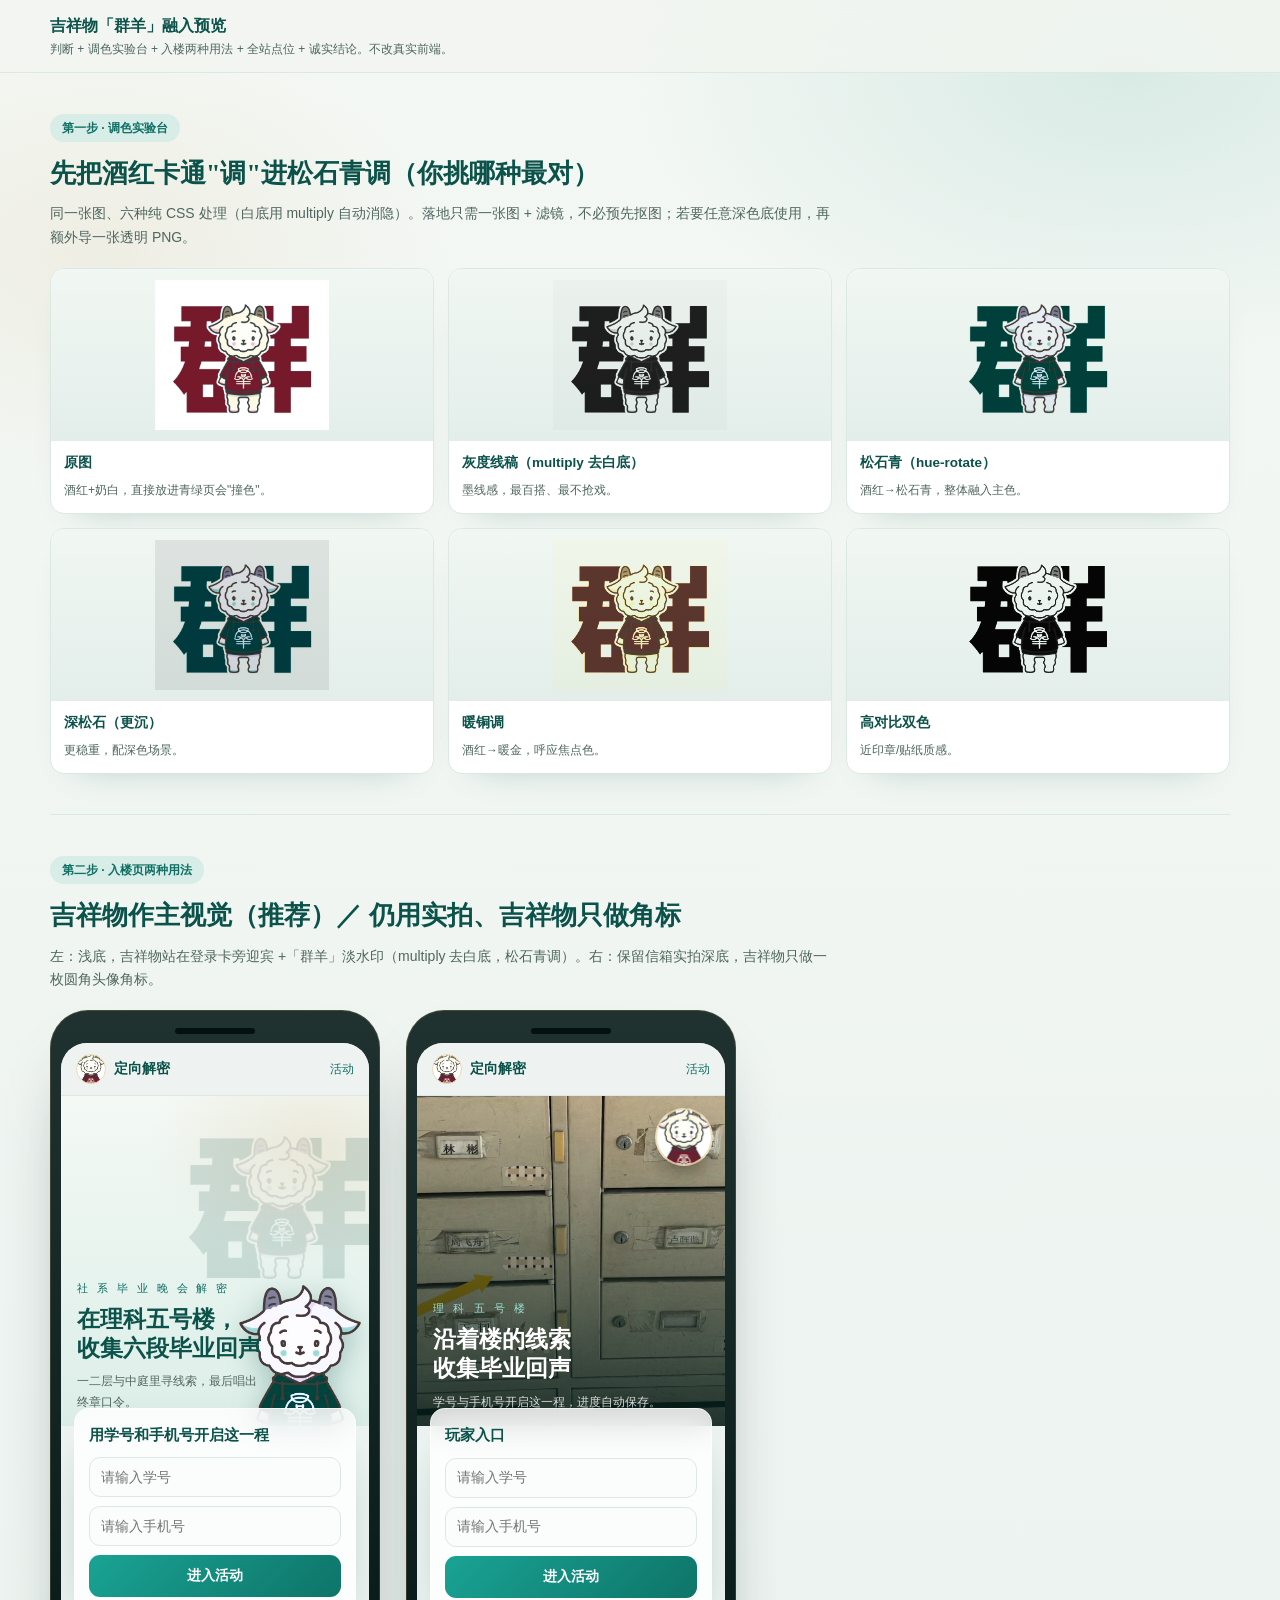
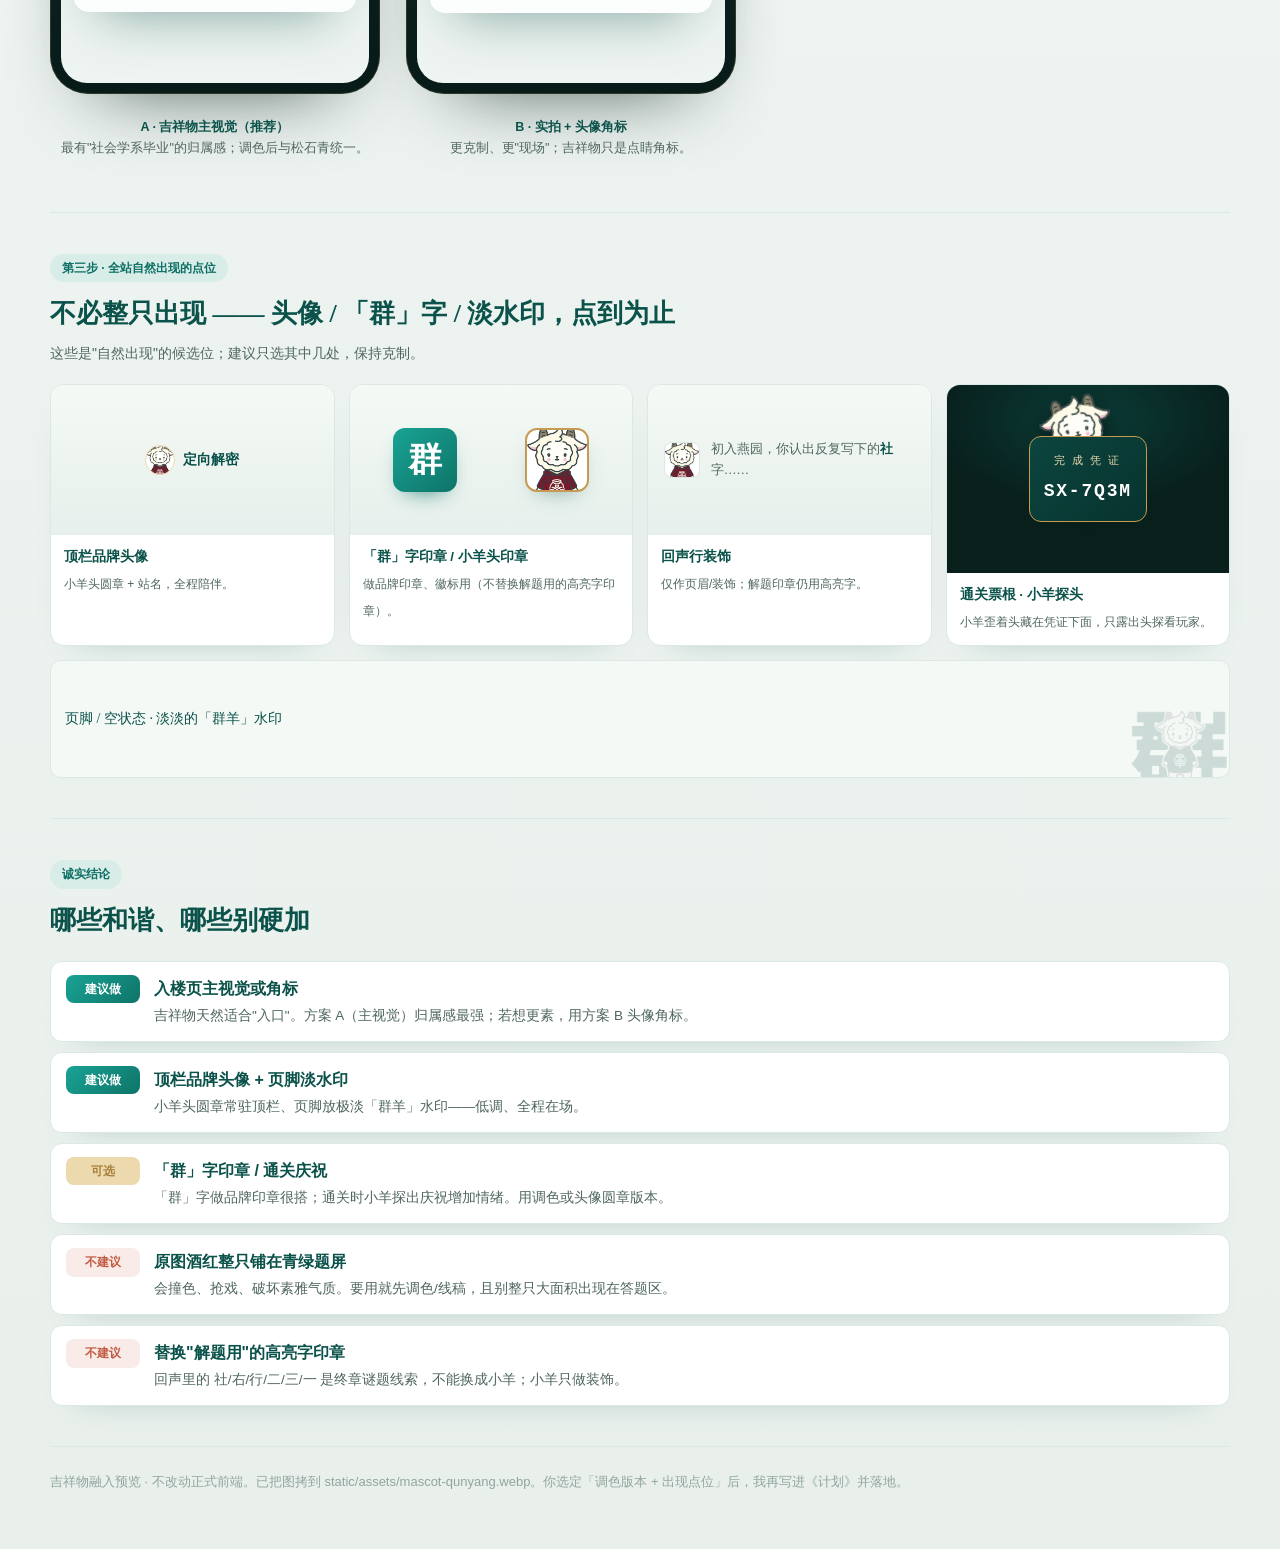
<file: 吉祥物融入预览_蓝绿松石.html>
<!doctype html>
<html lang="zh-CN">
<head>
<meta charset="utf-8" />
<meta name="viewport" content="width=device-width, initial-scale=1" />
<title>吉祥物「群羊」融入预览 · 蓝绿松石</title>
<style>
  :root{
    --bg:#eef4f1; --bg-2:#e3eeea; --card:#ffffff;
    --ink:#163029; --ink-soft:#4f665f; --ink-faint:#90a59e;
    --teal:#138a7d; --teal-2:#0e6f64; --teal-deep:#0b524a; --teal-soft:#d8ece8;
    --teal-grad:linear-gradient(135deg,#19a394,#0e7468);
    --brass:#c79a52; --brass-2:#a87f3c; --brass-soft:#ecd9ad;
    --mute:#93b3ac; --err:#c25b43; --line:#dce8e3;
    --serif:"Songti SC","STSong","Noto Serif SC","SimSun",serif;
    --sans:"PingFang SC","Hiragino Sans GB","Microsoft YaHei",-apple-system,BlinkMacSystemFont,"Segoe UI",sans-serif;
    --shadow:0 16px 34px -28px rgba(11,82,74,.4);
    --shadow-lg:0 26px 54px -26px rgba(11,82,74,.5);
    --ease:cubic-bezier(.2,.8,.2,1);
    /* 可调：把酒红转成松石青 / 暖铜 的滤镜 */
    --to-teal:hue-rotate(190deg) saturate(1.1);
    --to-teal-deep:hue-rotate(196deg) saturate(1.2) brightness(.92);
    --to-brass:sepia(.8) saturate(1.5) hue-rotate(-6deg) brightness(1.04);
    --to-ink:grayscale(1) contrast(1.18) brightness(.98);
  }
  *{box-sizing:border-box}
  body{margin:0; color:var(--ink); font-family:var(--sans); line-height:1.7;
    background:radial-gradient(820px 480px at 88% 2%, rgba(19,138,125,.12), transparent 62%),
      radial-gradient(620px 420px at 8% 8%, rgba(199,154,82,.1), transparent 56%),
      linear-gradient(180deg,#f4f8f4 0%, var(--bg) 42%, #e9f0ec 100%);
    -webkit-font-smoothing:antialiased}
  ::selection{color:#fff;background:var(--teal-2)}

  .masthead{position:sticky; top:0; z-index:30; border-bottom:1px solid var(--line);
    background:rgba(241,245,240,.86); backdrop-filter:blur(14px); -webkit-backdrop-filter:blur(14px)}
  .masthead-in{width:min(1180px,calc(100% - 32px)); margin:0 auto; padding:12px 0}
  .masthead b{font-family:var(--serif); font-size:16px; color:var(--teal-deep)}
  .masthead small{display:block; color:var(--ink-soft); font-size:12px}

  .wrap{width:min(1180px,calc(100% - 32px)); margin:0 auto}
  .sec{padding:40px 0; border-top:1px solid var(--line)}
  .sec:first-of-type{border-top:0}
  .sec > .head{margin-bottom:18px}
  .sec .pill{display:inline-flex; margin-bottom:10px; padding:4px 12px; border-radius:999px; font-size:12px; font-weight:700; color:var(--teal-2); background:var(--teal-soft)}
  .sec h2{margin:0 0 6px; font-family:var(--serif); font-size:clamp(20px,2.4vw,26px); color:var(--teal-deep)}
  .sec .lead{margin:0; max-width:780px; color:var(--ink-soft); font-size:14px}

  /* —— 调色实验台 —— */
  .lab{display:grid; grid-template-columns:repeat(3,1fr); gap:14px}
  @media(max-width:760px){ .lab{grid-template-columns:1fr 1fr} }
  .tile{border:1px solid var(--line); border-radius:14px; overflow:hidden; background:#fff; box-shadow:var(--shadow)}
  .tile .frame{height:172px; display:grid; place-items:center; background:linear-gradient(180deg,#f1f7f3,#e3eeea)}
  .tile .frame.dark{background:linear-gradient(180deg,#0c453f,#08312c)}
  .tile img{height:150px; width:auto; display:block}
  .tile.mul img{mix-blend-mode:multiply}
  .tile.scr img{mix-blend-mode:screen}
  .tile .cap{padding:11px 13px}
  .tile .cap b{display:block; color:var(--teal-deep); font-size:13.5px}
  .tile .cap span{font-size:12px; color:var(--ink-soft)}
  .f-orig{} .f-ink{filter:var(--to-ink)} .f-teal{filter:var(--to-teal)} .f-tealdeep{filter:var(--to-teal-deep)}
  .f-brass{filter:var(--to-brass)} .f-stamp{filter:grayscale(1) contrast(1.5) brightness(1.02)}

  /* —— 手机框 —— */
  .phones{display:flex; flex-wrap:wrap; gap:26px}
  .phonecol{display:grid; gap:10px; justify-items:center}
  .phonecol .cap{font-size:12.5px; color:var(--ink-soft); max-width:330px; text-align:center}
  .phonecol .cap b{color:var(--teal-deep)}
  .phone{width:330px; padding:11px; border-radius:38px; background:linear-gradient(180deg,rgba(255,255,255,.1),rgba(255,255,255,0)), #071b18;
    box-shadow:0 36px 80px -48px rgba(7,31,28,.85), 0 0 0 1px rgba(199,154,82,.22) inset}
  .phone::before{content:""; display:block; width:80px; height:6px; margin:7px auto 9px; border-radius:99px; background:#03110f}
  .screen{position:relative; height:640px; overflow:hidden; border-radius:26px; background:var(--bg)}
  .m-topbar{position:relative; z-index:5; display:flex; align-items:center; justify-content:space-between; padding:11px 15px; border-bottom:1px solid var(--line); background:rgba(238,244,241,.92)}
  .m-brand{display:flex; align-items:center; gap:8px; font-family:var(--serif); font-weight:700; color:var(--teal-deep); font-size:14px}
  .m-nav{font-size:12px; color:var(--teal-2)}

  .head-badge{width:30px; height:30px; border-radius:50%; flex:none; border:1.5px solid var(--brass-soft);
    background-image:url("static/assets/mascot-sheep.png"); background-size:cover; background-position:50% 12%; background-repeat:no-repeat; background-color:#fff}

  /* Hero A：浅底 · 吉祥物前置 */
  .hero-a{position:relative; min-height:330px; overflow:hidden; display:grid; align-content:end;
    background:radial-gradient(280px 190px at 82% 16%, rgba(199,154,82,.16), transparent 60%), linear-gradient(180deg,#f4f9f5,#dceee8)}
  .hero-a .wm{position:absolute; right:-26px; top:8px; width:230px; mix-blend-mode:multiply; opacity:.14; filter:var(--to-teal)}
  .hero-a .greeter{position:absolute; right:8px; bottom:-46px; width:122px; z-index:1; filter:var(--to-teal) drop-shadow(0 8px 14px rgba(11,82,74,.28))}
  .hero-a .copy{position:relative; z-index:2; padding:0 16px 14px; max-width:72%}
  .hero-a .eyebrow{margin:0 0 7px; font-family:var(--serif); font-size:11px; letter-spacing:.28em; color:var(--teal-2)}
  .hero-a h3{margin:0; font-family:var(--serif); font-size:23px; line-height:1.28; color:var(--teal-deep)}
  .hero-a p{margin:8px 0 0; font-size:12px; color:var(--ink-soft)}

  /* Hero B：照片底 · 仅角标小羊头 */
  .hero-b{position:relative; min-height:330px; overflow:hidden; display:grid; align-content:end; color:#fff;
    background:linear-gradient(180deg, rgba(7,31,28,.04), rgba(7,31,28,.86)), url("static/assets/a2-zhou-feizhou-mailbox.jpg") center/cover}
  .hero-b .corner{position:absolute; right:12px; top:12px; width:58px; height:58px; border-radius:50%; overflow:hidden;
    border:2px solid rgba(236,217,173,.85); box-shadow:0 10px 22px -8px rgba(0,0,0,.55);
    background-image:url("static/assets/mascot-sheep.png"); background-size:cover; background-position:50% 12%; background-repeat:no-repeat; background-color:#fff}
  .hero-b .copy{padding:0 16px 14px}
  .hero-b .eyebrow{margin:0 0 7px; font-family:var(--serif); font-size:11px; letter-spacing:.3em; color:#9be1d6}
  .hero-b h3{margin:0; font-family:var(--serif); font-size:23px; line-height:1.28}
  .hero-b p{margin:8px 0 0; font-size:12px; color:rgba(255,255,255,.82)}

  .frost{margin:-18px 13px 0; position:relative; z-index:3; padding:14px; border-radius:15px; background:rgba(255,255,255,.82);
    backdrop-filter:blur(15px); -webkit-backdrop-filter:blur(15px); border:1px solid rgba(255,255,255,.6); box-shadow:var(--shadow-lg); display:grid; gap:9px}
  .frost h4{margin:0; font-family:var(--serif); font-size:15px; color:var(--teal-deep)}
  .field{width:100%; height:40px; border:1.5px solid var(--line); border-radius:11px; padding:0 11px; background:#fbfdfc; outline:0; font:inherit; font-size:13.5px}
  .btn{min-height:42px; display:grid; place-items:center; border:0; border-radius:11px; color:#fff; background:var(--teal-grad); font:inherit; font-weight:700; font-size:14px; cursor:pointer}

  /* —— 自然出现点位 —— */
  .spots{display:grid; grid-template-columns:repeat(4,1fr); gap:14px}
  @media(max-width:880px){ .spots{grid-template-columns:1fr 1fr} }
  .spot{border:1px solid var(--line); border-radius:14px; background:#fff; box-shadow:var(--shadow); overflow:hidden; display:flex; flex-direction:column}
  .spot .demo{min-height:150px; display:grid; place-items:center; padding:16px; background:linear-gradient(180deg,#f4f9f5,#e7f0ec)}
  .spot .demo.dark{min-height:188px; background:radial-gradient(220px 130px at 50% 18%, rgba(19,138,125,.28), transparent 70%), #081f1c}
  .spot .cap{padding:11px 13px}
  .spot .cap b{display:block; color:var(--teal-deep); font-size:13.5px}
  .spot .cap span{font-size:12px; color:var(--ink-soft)}

  /* 群字印章（纯排版，无图） */
  .seal-qun{width:64px; height:64px; display:grid; place-items:center; border-radius:12px; color:#fff;
    font-family:var(--serif); font-size:34px; font-weight:700; background:var(--teal-grad); box-shadow:0 10px 22px -12px rgba(14,111,100,.9)}
  .seal-qun.brass{background:linear-gradient(135deg,#d2a85e,#a87f3c); color:#2c2208}
  /* 小羊头印章 */
  .seal-sheep{width:64px; height:64px; border-radius:12px; border:2px solid var(--brass); box-shadow:0 10px 22px -12px rgba(11,82,74,.5);
    background-image:url("static/assets/mascot-sheep.png"); background-size:cover; background-position:50% 12%; background-repeat:no-repeat; background-color:#fff}
  /* 回声行（带小羊/群印章） */
  .echo-row{display:grid; grid-template-columns:36px 1fr; gap:11px; align-items:center; width:100%}
  .echo-row .mk{width:36px;height:36px;border-radius:8px;display:grid;place-items:center;color:#fff;font-family:var(--serif);font-size:18px;background:var(--teal-grad)}
  .echo-row .mk.sheep{background-image:url("static/assets/mascot-sheep.png"); background-size:cover; background-position:50% 12%; background-color:#fff; border:1px solid var(--line)}
  .echo-row p{margin:0; font-family:var(--serif); font-size:12.5px; color:var(--ink-soft); line-height:1.7}
  .echo-row p b{color:var(--teal-deep)}
  /* 票根旁小羊（深底 → 用头像圆章，规避白底） */
  .mini-ticket{position:relative; z-index:2; width:100%; max-width:210px; padding:14px 14px; border:1.5px solid var(--brass); border-radius:12px; color:#fff; background:linear-gradient(135deg,#0c453f,#08332e)}
  .mini-ticket small{display:block; text-align:center; color:var(--brass-soft); font-family:var(--serif); letter-spacing:.2em; font-size:11px; margin-bottom:6px}
  .mini-ticket strong{display:block; text-align:center; font-family:ui-monospace,Menlo,monospace; font-size:18px; letter-spacing:.1em}
  .ticket-peek{position:relative; display:inline-block}
  .peeksheep{position:absolute; right:18px; top:-42px; width:72px; transform:rotate(-12deg); transform-origin:bottom center; z-index:1; filter:drop-shadow(0 7px 12px rgba(0,0,0,.5))}
  /* footer 水印 */
  .wm-demo{position:relative; width:100%; height:118px; border-radius:10px; overflow:hidden; background:#f4f9f5; border:1px solid var(--line)}
  .wm-demo img{position:absolute; right:-10px; bottom:-20px; width:120px; mix-blend-mode:multiply; opacity:.16; filter:var(--to-teal)}
  .wm-demo span{position:absolute; left:14px; top:50%; transform:translateY(-50%); font-family:var(--serif); color:var(--teal-deep); font-size:14px}

  /* 结论 */
  .verdict{display:grid; gap:10px}
  .vrow{display:grid; grid-template-columns:74px 1fr; gap:14px; align-items:start; padding:13px 15px; border:1px solid var(--line); border-radius:12px; background:#fff; box-shadow:var(--shadow)}
  .vtag{font-size:12px; font-weight:800; padding:4px 0; border-radius:8px; text-align:center}
  .vtag.yes{color:#fff; background:var(--teal-grad)}
  .vtag.maybe{color:var(--brass-2); background:var(--brass-soft)}
  .vtag.no{color:var(--err); background:rgba(194,91,67,.12)}
  .vrow b{color:var(--teal-deep)} .vrow p{margin:3px 0 0; font-size:13.5px; color:var(--ink-soft)}

  .footer{width:min(1180px,calc(100% - 32px)); margin:0 auto; padding:24px 0 56px; border-top:1px solid var(--line); color:var(--ink-faint); font-size:13px}
  @media (prefers-reduced-motion:reduce){ *{animation:none!important} }
</style>
</head>
<body>

<header class="masthead"><div class="masthead-in">
  <b>吉祥物「群羊」融入预览</b>
  <small>判断 + 调色实验台 + 入楼两种用法 + 全站点位 + 诚实结论。不改真实前端。</small>
</div></header>

<div class="wrap">

  <!-- 调色实验台 -->
  <section class="sec">
    <div class="head">
      <span class="pill">第一步 · 调色实验台</span>
      <h2>先把酒红卡通"调"进松石青调（你挑哪种最对）</h2>
      <p class="lead">同一张图、六种纯 CSS 处理（白底用 multiply 自动消隐）。落地只需一张图 + 滤镜，不必预先抠图；若要任意深色底使用，再额外导一张透明 PNG。</p>
    </div>
    <div class="lab">
      <div class="tile"><div class="frame"><img class="f-orig" src="社会学系吉祥物.webp" alt="原图"/></div><div class="cap"><b>原图</b><span>酒红+奶白，直接放进青绿页会"撞色"。</span></div></div>
      <div class="tile mul"><div class="frame"><img class="f-ink" src="社会学系吉祥物.webp" alt="线稿"/></div><div class="cap"><b>灰度线稿（multiply 去白底）</b><span>墨线感，最百搭、最不抢戏。</span></div></div>
      <div class="tile mul"><div class="frame"><img class="f-teal" src="社会学系吉祥物.webp" alt="松石青"/></div><div class="cap"><b>松石青（hue-rotate）</b><span>酒红→松石青，整体融入主色。</span></div></div>
      <div class="tile mul"><div class="frame"><img class="f-tealdeep" src="社会学系吉祥物.webp" alt="深松石"/></div><div class="cap"><b>深松石（更沉）</b><span>更稳重，配深色场景。</span></div></div>
      <div class="tile mul"><div class="frame"><img class="f-brass" src="社会学系吉祥物.webp" alt="暖铜"/></div><div class="cap"><b>暖铜调</b><span>酒红→暖金，呼应焦点色。</span></div></div>
      <div class="tile mul"><div class="frame"><img class="f-stamp" src="社会学系吉祥物.webp" alt="高对比"/></div><div class="cap"><b>高对比双色</b><span>近印章/贴纸质感。</span></div></div>
    </div>
  </section>

  <!-- 入楼两种用法 -->
  <section class="sec">
    <div class="head">
      <span class="pill">第二步 · 入楼页两种用法</span>
      <h2>吉祥物作主视觉（推荐）／ 仍用实拍、吉祥物只做角标</h2>
      <p class="lead">左：浅底，吉祥物站在登录卡旁迎宾 +「群羊」淡水印（multiply 去白底，松石青调）。右：保留信箱实拍深底，吉祥物只做一枚圆角头像角标。</p>
    </div>
    <div class="phones">
      <div class="phonecol">
        <div class="phone"><div class="screen">
          <div class="m-topbar"><span class="m-brand"><span class="head-badge"></span>定向解密</span><span class="m-nav">活动</span></div>
          <div class="hero-a">
            <img class="wm" src="社会学系吉祥物.webp" alt=""/>
            <img class="greeter" src="static/assets/mascot-sheep.png" alt="吉祥物"/>
            <div class="copy">
              <p class="eyebrow">社 系 毕 业 晚 会 解 密</p>
              <h3>在理科五号楼，<br/>收集六段毕业回声</h3>
              <p>一二层与中庭里寻线索，最后唱出终章口令。</p>
            </div>
          </div>
          <div class="frost">
            <h4>用学号和手机号开启这一程</h4>
            <input class="field" placeholder="请输入学号"/>
            <input class="field" placeholder="请输入手机号"/>
            <button class="btn">进入活动</button>
          </div>
        </div></div>
        <p class="cap"><b>A · 吉祥物主视觉（推荐）</b><br/>最有"社会学系毕业"的归属感；调色后与松石青统一。</p>
      </div>

      <div class="phonecol">
        <div class="phone"><div class="screen">
          <div class="m-topbar"><span class="m-brand"><span class="head-badge"></span>定向解密</span><span class="m-nav">活动</span></div>
          <div class="hero-b">
            <div class="corner"></div>
            <div class="copy">
              <p class="eyebrow">理 科 五 号 楼</p>
              <h3>沿着楼的线索<br/>收集毕业回声</h3>
              <p>学号与手机号开启这一程，进度自动保存。</p>
            </div>
          </div>
          <div class="frost">
            <h4>玩家入口</h4>
            <input class="field" placeholder="请输入学号"/>
            <input class="field" placeholder="请输入手机号"/>
            <button class="btn">进入活动</button>
          </div>
        </div></div>
        <p class="cap"><b>B · 实拍 + 头像角标</b><br/>更克制、更"现场"；吉祥物只是点睛角标。</p>
      </div>
    </div>
  </section>

  <!-- 全站自然出现点位 -->
  <section class="sec">
    <div class="head">
      <span class="pill">第三步 · 全站自然出现的点位</span>
      <h2>不必整只出现 —— 头像 / 「群」字 / 淡水印，点到为止</h2>
      <p class="lead">这些是"自然出现"的候选位；建议只选其中几处，保持克制。</p>
    </div>
    <div class="spots">
      <div class="spot"><div class="demo"><div class="m-topbar" style="border:0; background:transparent; gap:8px"><span class="m-brand"><span class="head-badge"></span>定向解密</span></div></div><div class="cap"><b>顶栏品牌头像</b><span>小羊头圆章 + 站名，全程陪伴。</span></div></div>
      <div class="spot"><div class="demo" style="gap:14px; grid-auto-flow:column"><span class="seal-qun">群</span><span class="seal-sheep"></span></div><div class="cap"><b>「群」字印章 / 小羊头印章</b><span>做品牌印章、徽标用（不替换解题用的高亮字印章）。</span></div></div>
      <div class="spot"><div class="demo"><div class="echo-row"><span class="mk sheep"></span><p>初入燕园，你认出反复写下的<b>社</b>字……</p></div></div><div class="cap"><b>回声行装饰</b><span>仅作页眉/装饰；解题印章仍用高亮字。</span></div></div>
      <div class="spot"><div class="demo dark"><div class="ticket-peek"><img class="peeksheep" src="static/assets/mascot-sheep.png" alt="吉祥物"/><div class="mini-ticket"><small>完 成 凭 证</small><strong>SX-7Q3M</strong></div></div></div><div class="cap"><b>通关票根 · 小羊探头</b><span>小羊歪着头藏在凭证下面，只露出头探看玩家。</span></div></div>
    </div>
    <div style="margin-top:14px" class="wm-demo"><span>页脚 / 空状态 · 淡淡的「群羊」水印</span><img src="社会学系吉祥物.webp" alt=""/></div>
  </section>

  <!-- 诚实结论 -->
  <section class="sec">
    <div class="head">
      <span class="pill">诚实结论</span>
      <h2>哪些和谐、哪些别硬加</h2>
    </div>
    <div class="verdict">
      <div class="vrow"><span class="vtag yes">建议做</span><div><b>入楼页主视觉或角标</b><p>吉祥物天然适合"入口"。方案 A（主视觉）归属感最强；若想更素，用方案 B 头像角标。</p></div></div>
      <div class="vrow"><span class="vtag yes">建议做</span><div><b>顶栏品牌头像 + 页脚淡水印</b><p>小羊头圆章常驻顶栏、页脚放极淡「群羊」水印——低调、全程在场。</p></div></div>
      <div class="vrow"><span class="vtag maybe">可选</span><div><b>「群」字印章 / 通关庆祝</b><p>「群」字做品牌印章很搭；通关时小羊探出庆祝增加情绪。用调色或头像圆章版本。</p></div></div>
      <div class="vrow"><span class="vtag no">不建议</span><div><b>原图酒红整只铺在青绿题屏</b><p>会撞色、抢戏、破坏素雅气质。要用就先调色/线稿，且别整只大面积出现在答题区。</p></div></div>
      <div class="vrow"><span class="vtag no">不建议</span><div><b>替换"解题用"的高亮字印章</b><p>回声里的 社/右/行/二/三/一 是终章谜题线索，不能换成小羊；小羊只做装饰。</p></div></div>
    </div>
  </section>

</div>

<footer class="footer">
  吉祥物融入预览 · 不改动正式前端。已把图拷到 static/assets/mascot-qunyang.webp。你选定「调色版本 + 出现点位」后，我再写进《计划》并落地。
</footer>

</body>
</html>
</file>
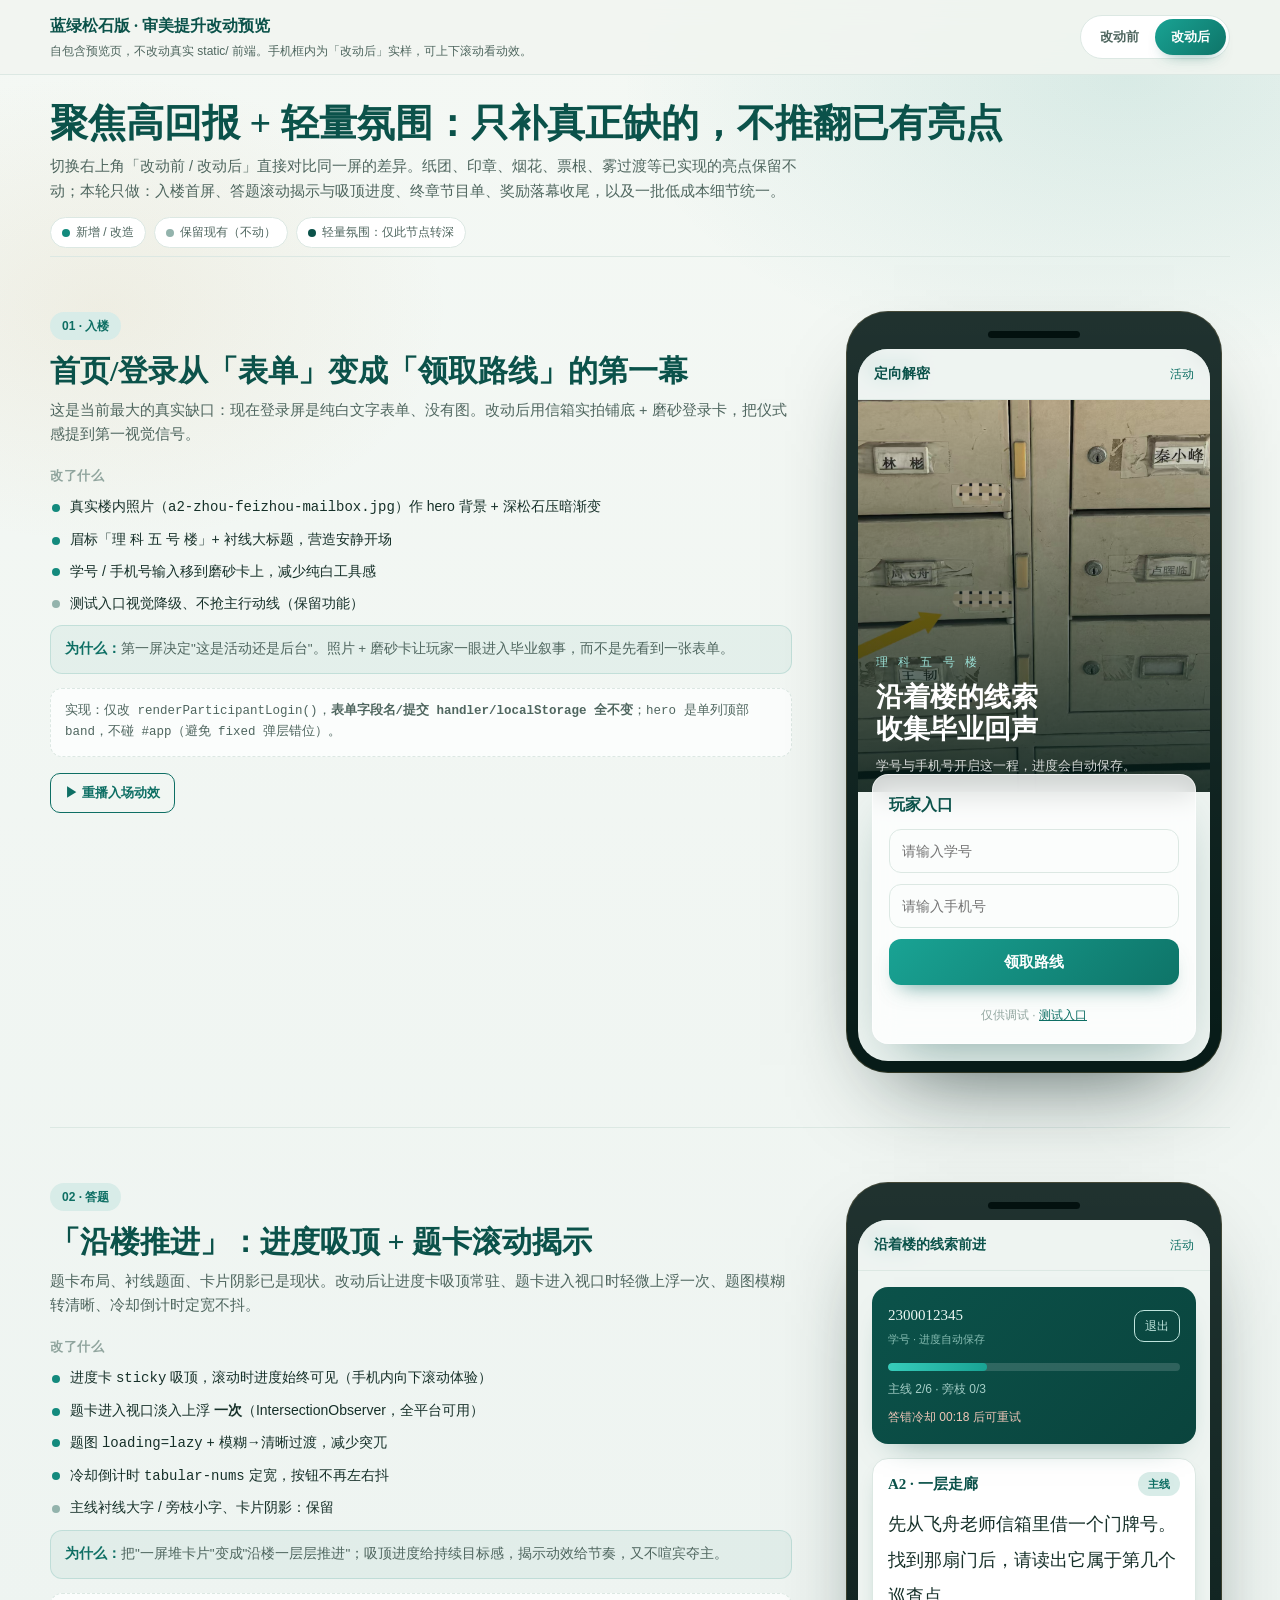
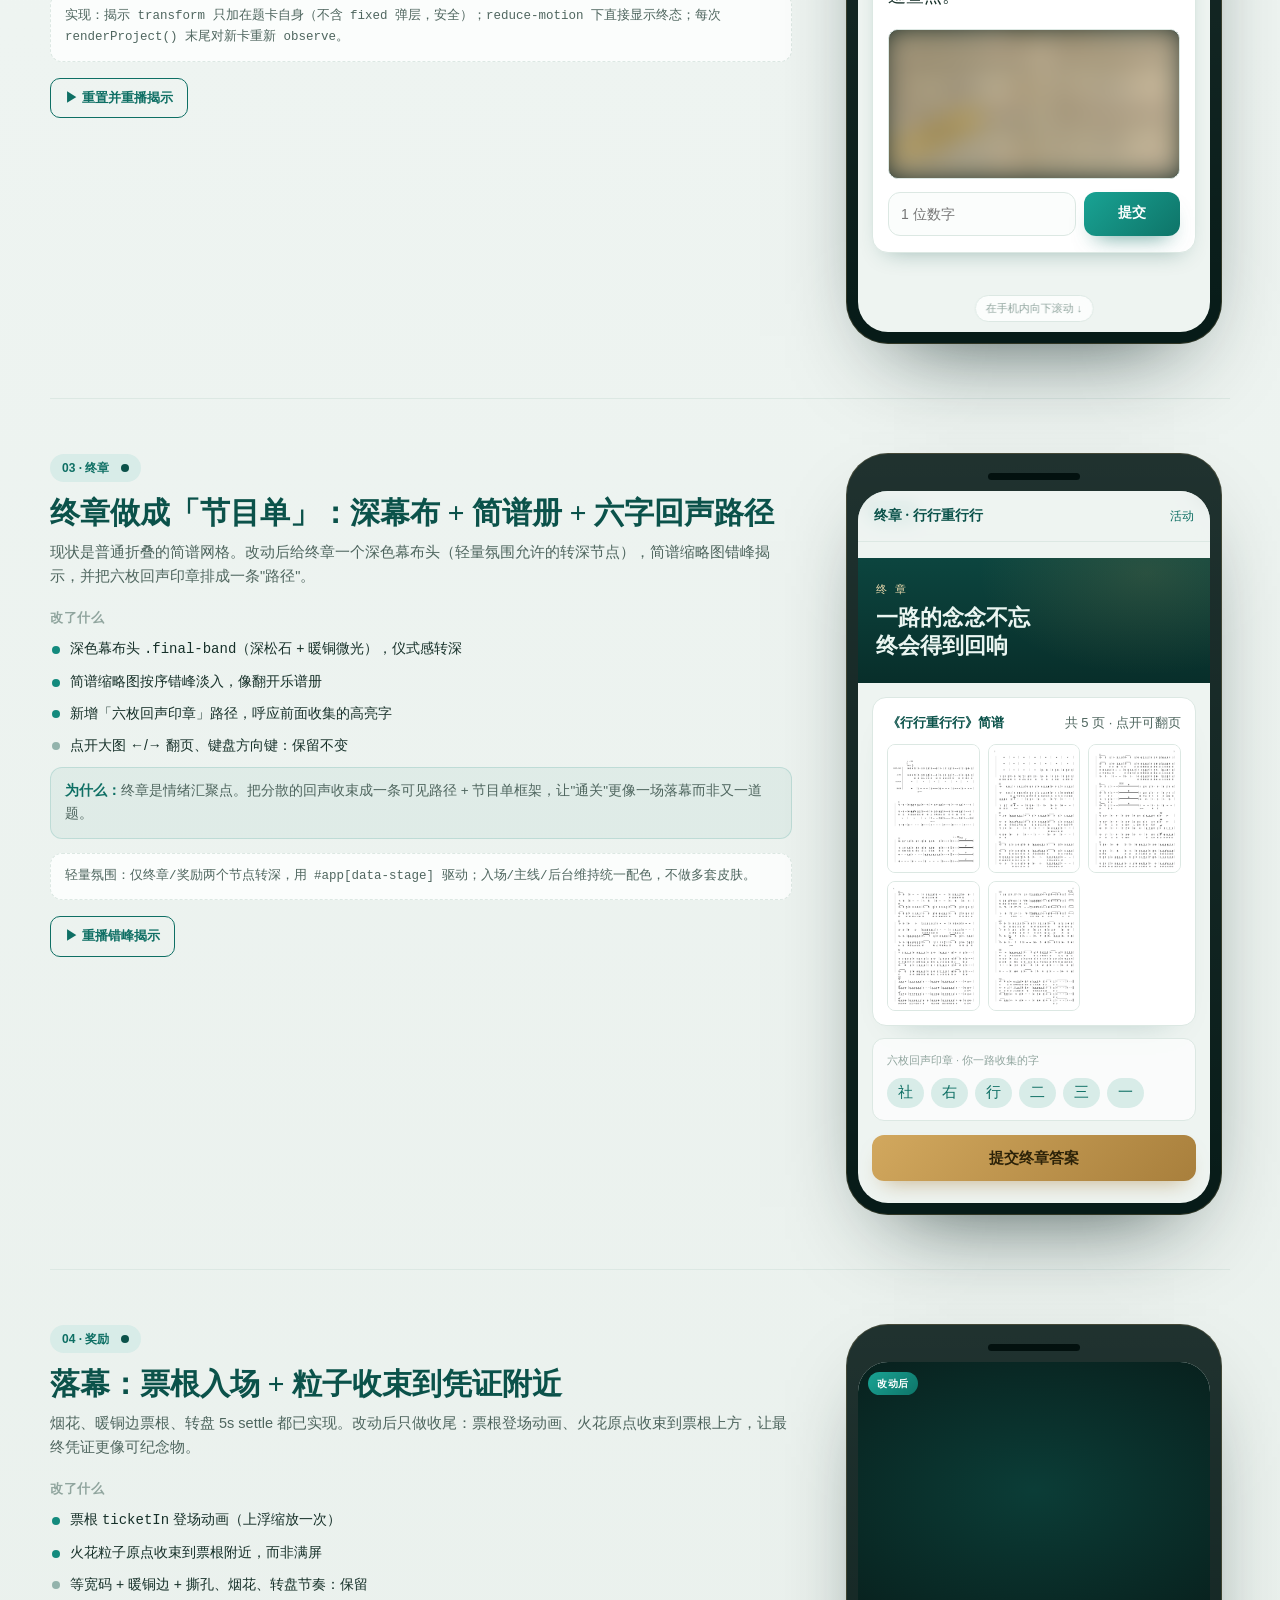
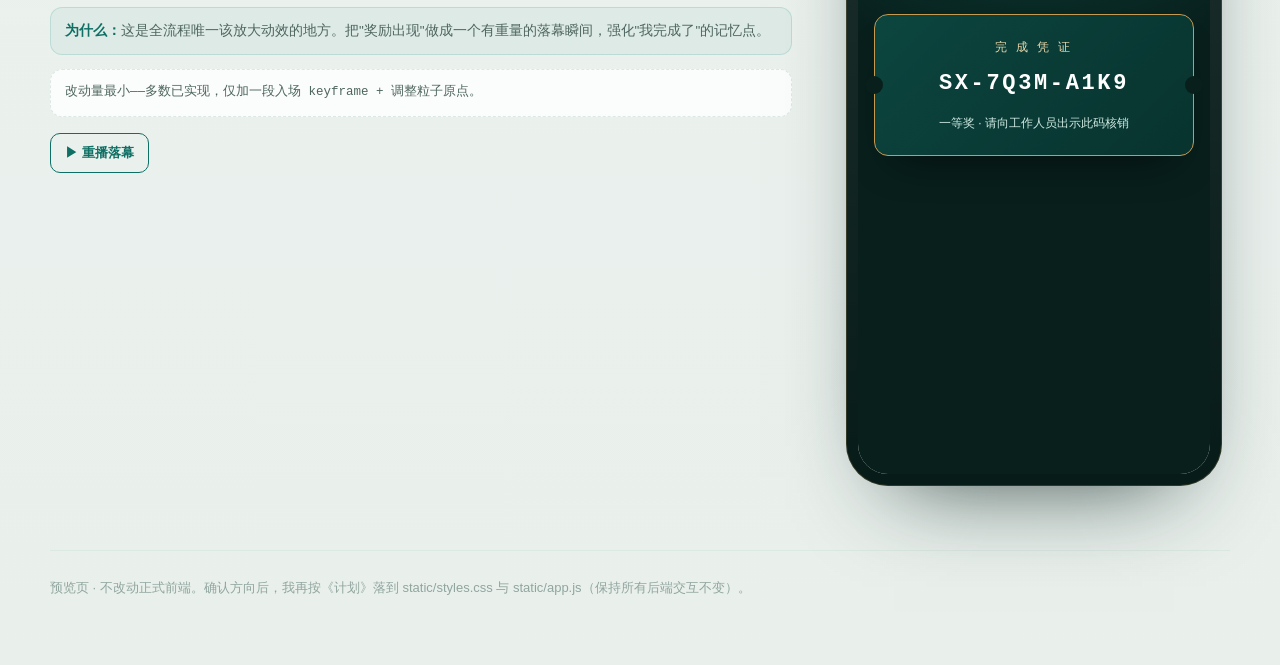
<file: 审美提升预览_蓝绿松石.html>
<!doctype html>
<html lang="zh-CN">
<head>
<meta charset="utf-8" />
<meta name="viewport" content="width=device-width, initial-scale=1" />
<title>蓝绿松石版 · 审美提升改动预览</title>
<style>
  :root{
    /* 取自真实 static/styles.css 的调色板，保证预览=落地后观感 */
    --bg:#eef4f1; --bg-2:#e3eeea; --card:#ffffff;
    --ink:#163029; --ink-soft:#4f665f; --ink-faint:#90a59e;
    --teal:#138a7d; --teal-2:#0e6f64; --teal-deep:#0b524a; --teal-soft:#d8ece8;
    --teal-grad:linear-gradient(135deg,#19a394,#0e7468);
    --brass:#c79a52; --brass-2:#a87f3c; --brass-soft:#ecd9ad;
    --mute:#93b3ac; --err:#c25b43; --line:#dce8e3;
    --serif:"Songti SC","STSong","Noto Serif SC","SimSun",serif;
    --sans:"PingFang SC","Hiragino Sans GB","Microsoft YaHei",-apple-system,BlinkMacSystemFont,"Segoe UI",sans-serif;
    --shadow:0 16px 34px -28px rgba(11,82,74,.4);
    --shadow-lg:0 26px 54px -26px rgba(11,82,74,.5);
    --ease:cubic-bezier(.2,.8,.2,1);
  }
  *{box-sizing:border-box}
  html{scroll-behavior:smooth}
  body{
    margin:0; color:var(--ink); font-family:var(--sans); line-height:1.7;
    background:
      radial-gradient(820px 480px at 88% 2%, rgba(19,138,125,.12), transparent 62%),
      radial-gradient(620px 420px at 8% 8%, rgba(199,154,82,.1), transparent 56%),
      linear-gradient(180deg,#f4f8f4 0%, var(--bg) 42%, #e9f0ec 100%);
    -webkit-font-smoothing:antialiased;
  }
  ::selection{color:#fff;background:var(--teal-2)}
  a{color:var(--teal-2)}

  /* ---------- 顶部说明条 ---------- */
  .masthead{
    position:sticky; top:0; z-index:30;
    border-bottom:1px solid var(--line);
    background:rgba(241,245,240,.86); backdrop-filter:blur(14px); -webkit-backdrop-filter:blur(14px);
  }
  .masthead-in{
    width:min(1180px,calc(100% - 32px)); margin:0 auto;
    display:flex; flex-wrap:wrap; gap:12px 18px; align-items:center; justify-content:space-between;
    padding:12px 0;
  }
  .mast-title{display:flex; flex-direction:column; gap:2px}
  .mast-title b{font-family:var(--serif); font-size:16px; color:var(--teal-deep)}
  .mast-title small{color:var(--ink-soft); font-size:12px}
  .toggle{
    display:inline-flex; padding:3px; border-radius:999px; border:1px solid var(--line);
    background:#fff; box-shadow:inset 0 1px 0 rgba(255,255,255,.6);
  }
  .toggle button{
    border:0; cursor:pointer; font:inherit; font-size:13px; font-weight:700;
    padding:7px 16px; border-radius:999px; color:var(--ink-soft); background:transparent;
    transition:background .2s var(--ease), color .2s var(--ease);
  }
  body[data-mode="before"] .toggle .t-before,
  body[data-mode="after"] .toggle .t-after{ color:#fff; background:var(--teal-grad); box-shadow:0 8px 16px -10px rgba(14,111,100,.7) }

  /* ---------- 区块骨架 ---------- */
  .intro{width:min(1180px,calc(100% - 32px)); margin:26px auto 8px}
  .intro h1{margin:0 0 8px; font-family:var(--serif); font-size:clamp(24px,3.4vw,38px); color:var(--teal-deep); line-height:1.2}
  .intro p{margin:0; max-width:760px; color:var(--ink-soft); font-size:14.5px}
  .intro .legend{display:flex; flex-wrap:wrap; gap:8px; margin-top:14px}
  .intro .legend span{display:inline-flex; align-items:center; gap:6px; padding:4px 11px; border-radius:999px; font-size:12px; border:1px solid var(--line); background:#fff; color:var(--ink-soft)}
  .dot{width:8px;height:8px;border-radius:50%}
  .dot.add{background:var(--teal)} .dot.keep{background:var(--mute)} .dot.deep{background:var(--teal-deep)}

  .stage{
    width:min(1180px,calc(100% - 32px)); margin:0 auto; padding:54px 0;
    display:grid; grid-template-columns:minmax(0,1fr) 392px; gap:46px; align-items:start;
    border-top:1px solid var(--line);
  }
  .stage:first-of-type{border-top:0}
  .note .kicker{
    display:inline-flex; align-items:center; gap:8px; margin-bottom:12px;
    padding:4px 12px; border-radius:999px; font-size:12px; font-weight:700;
    color:var(--teal-2); background:var(--teal-soft);
  }
  .note h2{margin:0 0 8px; font-family:var(--serif); font-size:clamp(22px,2.6vw,30px); color:var(--teal-deep); line-height:1.25}
  .note .lead{margin:0 0 18px; color:var(--ink-soft); font-size:14.5px}
  .note h3{margin:18px 0 8px; font-size:13px; letter-spacing:.04em; color:var(--ink-faint); text-transform:none}
  .note ul{margin:0; padding:0; list-style:none; display:grid; gap:8px}
  .note li{position:relative; padding-left:20px; font-size:14px; color:var(--ink)}
  .note li::before{content:""; position:absolute; left:2px; top:.62em; width:8px; height:8px; border-radius:50%; background:var(--teal)}
  .note li.keep::before{background:var(--mute)}
  .note li.why{padding-left:0}
  .note li.why::before{display:none}
  .why-box{margin-top:10px; padding:12px 14px; border-radius:12px; background:rgba(19,138,125,.06); border:1px solid rgba(19,138,125,.16); font-size:13.5px; color:var(--ink-soft)}
  .why-box b{color:var(--teal-2)}
  .tech{margin-top:14px; padding:12px 14px; border-radius:12px; background:#fbfdfc; border:1px dashed var(--line); font-size:12.5px; color:var(--ink-soft); font-family:ui-monospace,SFMono-Regular,Menlo,Consolas,monospace}

  .replay{
    margin-top:16px; border:1px solid var(--teal-2); color:var(--teal-2); background:transparent;
    padding:8px 14px; border-radius:10px; font:inherit; font-size:13px; font-weight:700; cursor:pointer;
    transition:background .18s var(--ease);
  }
  .replay:hover{background:rgba(19,138,125,.08)}

  /* ---------- 手机框 ---------- */
  .phone-stage{position:sticky; top:78px; display:grid; place-items:center}
  .phone{
    width:min(100%,376px); padding:12px; border-radius:42px;
    background:linear-gradient(180deg,rgba(255,255,255,.1),rgba(255,255,255,0)), #071b18;
    box-shadow:0 40px 90px -48px rgba(7,31,28,.85), 0 0 0 1px rgba(199,154,82,.22) inset;
  }
  .phone::before{content:""; display:block; width:92px; height:7px; margin:8px auto 11px; border-radius:99px; background:#03110f}
  .phone-screen{
    position:relative; height:712px; overflow-y:auto; overflow-x:hidden;
    border-radius:30px; background:var(--bg); scrollbar-width:thin; scrollbar-color:var(--mute) transparent;
  }
  .phone-screen::-webkit-scrollbar{width:7px}
  .phone-screen::-webkit-scrollbar-thumb{background:var(--mute); border-radius:99px}
  .scrollhint{position:absolute; left:50%; bottom:10px; transform:translateX(-50%); z-index:6;
    font-size:11px; color:var(--ink-faint); background:rgba(255,255,255,.78); padding:3px 10px; border-radius:999px; border:1px solid var(--line); pointer-events:none;
    backdrop-filter:blur(6px); -webkit-backdrop-filter:blur(6px)}

  /* topbar 复刻（真实壳） */
  .m-topbar{position:sticky; top:0; z-index:8; display:flex; align-items:center; justify-content:space-between;
    padding:13px 16px; border-bottom:1px solid var(--line); background:rgba(238,244,241,.92); backdrop-filter:blur(8px); -webkit-backdrop-filter:blur(8px)}
  .m-brand{font-family:var(--serif); font-weight:700; color:var(--teal-deep); font-size:14px}
  .m-nav{font-size:12px; color:var(--teal-2)}
  .m-pad{padding:16px 14px 26px}

  /* 变体显隐 */
  .variant{display:none}
  body[data-mode="before"] .variant.before{display:block}
  body[data-mode="after"]  .variant.after{display:block}
  .after-badge,.before-badge{position:absolute; z-index:7; top:10px; left:10px; font-size:10px; font-weight:700; letter-spacing:.06em;
    padding:3px 9px; border-radius:999px; color:#fff}
  .after-badge{background:var(--teal-grad)} .before-badge{background:#8aa49d}
  .only-after-note{display:none; margin-top:10px}
  body[data-mode="before"] .only-after-note{display:block; font-size:12.5px; color:var(--ink-faint)}

  /* ========== 通用真实组件样式（题卡/进度/按钮/徽章） ========== */
  .section-head .eyebrow{margin:0 0 6px; font-family:var(--serif); font-size:12px; letter-spacing:.28em; color:var(--teal-2)}
  .section-head h1{margin:0; font-family:var(--serif); font-size:23px; line-height:1.3; color:var(--teal-deep)}
  .section-head .lede{margin:8px 0 0; font-size:13px; color:var(--ink-soft)}

  .login-panel{margin-top:16px; padding:18px; border:1px solid var(--line); border-radius:16px; background:var(--card); box-shadow:var(--shadow); display:grid; gap:12px}
  .login-panel h2{margin:0; font-family:var(--serif); font-size:17px; color:var(--teal-deep)}
  .field{width:100%; height:44px; border:1.5px solid var(--line); border-radius:12px; padding:0 12px; background:#fbfdfc; outline:0; font:inherit; font-size:14px; transition:border-color .18s var(--ease), box-shadow .18s var(--ease)}
  .field:focus{border-color:var(--teal); box-shadow:0 0 0 4px rgba(19,138,125,.12); background:#fff}
  .btn{min-height:46px; display:inline-flex; align-items:center; justify-content:center; width:100%; border:0; border-radius:12px; color:#fff; background:var(--teal-grad); box-shadow:0 12px 22px -12px rgba(14,111,100,.7); font:inherit; font-weight:700; font-size:14.5px; cursor:pointer; transition:filter .16s var(--ease), transform .16s var(--ease)}
  .btn:hover{filter:brightness(1.04)} .btn:active{transform:scale(.97)}
  .btn.secondary{background:transparent; border:1.5px solid var(--teal-2); color:var(--teal-2); box-shadow:none}
  .btn.gold{background:linear-gradient(135deg,#d2a85e,#a87f3c); color:#2c2208; box-shadow:0 12px 22px -12px rgba(168,127,60,.6)}
  .btn.small{min-height:40px; font-size:13.5px}
  .test-entry{margin-top:4px; text-align:center}
  .test-entry small{font-size:12px; color:var(--ink-faint)}
  .test-entry a{font-size:12px}

  .summary-panel{padding:16px; border-radius:16px; color:#d6ece7; background:linear-gradient(135deg,var(--teal-deep),#0a443d); box-shadow:0 16px 32px -22px rgba(11,82,74,.6)}
  .summary-panel .toolbar{display:flex; align-items:center; justify-content:space-between; gap:10px}
  .summary-panel .who{font-family:var(--serif); font-size:15px; color:#eaf5f1}
  .summary-panel .who small{display:block; font-family:var(--sans); font-size:11px; color:#86bcb2; margin-top:2px}
  .ghost{border:1px solid #bfe4dd; color:#bfe4dd; background:transparent; border-radius:10px; padding:5px 10px; font:inherit; font-size:12px; cursor:pointer}
  .progress-bar{height:8px; margin:14px 0 8px; border-radius:99px; background:rgba(255,255,255,.15); overflow:hidden}
  .progress-bar i{display:block; height:100%; border-radius:inherit; width:34%; background:linear-gradient(90deg,#37cdbb,#19a394); transition:width .9s var(--ease)}
  .status-row{font-size:12px; color:#a4cdc6}
  .cooldown{margin-top:8px; font-size:12px; color:#82b2a9}
  .cooldown.active{color:#f0c6b8}
  .cooldown .num{font-variant-numeric:tabular-nums}

  .question-card{margin-top:14px; border:1px solid var(--line); border-radius:16px; background:var(--card); box-shadow:0 10px 24px -14px rgba(11,82,74,.45); overflow:hidden}
  .q-titlerow{display:flex; align-items:center; justify-content:space-between; gap:8px; padding:13px 15px 10px}
  .q-titlerow h4{margin:0; font-family:var(--serif); font-size:15px; color:var(--teal-deep)}
  .badge{display:inline-flex; align-items:center; min-height:24px; padding:2px 10px; border-radius:999px; font-size:11px; font-weight:700}
  .badge.main{color:var(--teal-2); background:var(--teal-soft)}
  .badge.bonus{color:#5f7d75; background:#eef3f1}
  .badge.done{color:#fff; background:var(--teal-grad)}
  .prompt{margin:0; padding:0 15px; font-family:var(--serif); font-size:17.5px; line-height:2.05; color:var(--ink)}
  .q-img{margin:14px 15px 0; height:150px; border-radius:10px; overflow:hidden; border:1px solid var(--line); background:#0a1f1c}
  .q-img img{width:100%; height:100%; object-fit:cover}
  .form-row{display:grid; grid-template-columns:1fr 96px; gap:8px; padding:13px 15px 16px}
  .branch-card{border:1px solid rgba(199,154,82,.45)}
  .branch-card .prompt{font-family:var(--sans); font-size:14.5px; line-height:1.85}
  .branch-meta{display:flex; flex-wrap:wrap; gap:6px; padding:0 15px 4px}
  .branch-meta span{font-size:11px; color:#5f7d75; background:#f2f5f3; border-radius:999px; padding:2px 8px}

  .score-grid{display:grid; grid-template-columns:repeat(3,1fr); gap:8px}
  .score-grid img{width:100%; aspect-ratio:3/4.2; object-fit:cover; border:1px solid var(--line); border-radius:8px; background:#fff}
  .final-band{margin:0 -14px 14px; padding:22px 18px; color:#eaf5f1;
    background:radial-gradient(280px 170px at 82% 12%, rgba(199,154,82,.16), transparent 60%), linear-gradient(180deg,#0c453f,#082e2a)}
  .final-band .eyebrow{margin:0 0 6px; font-family:var(--serif); font-size:11px; letter-spacing:.26em; color:var(--brass-soft)}
  .final-band h4{margin:0; font-family:var(--serif); font-size:22px; line-height:1.28}
  .chip-wrap{margin:12px 0 14px; padding:12px 14px; border:1px solid var(--line); border-radius:12px; background:rgba(255,255,255,.7)}
  .chip-wrap small{display:block; margin-bottom:8px; font-size:11px; color:var(--ink-faint)}
  .chip-row{display:flex; flex-wrap:wrap; gap:7px}
  .chip{display:inline-flex; align-items:center; min-height:30px; padding:0 11px; border-radius:999px; font-family:var(--serif); font-size:15px; color:var(--teal-2); background:var(--teal-soft)}

  .score-directory{margin-top:6px; border:1px solid var(--line); border-radius:14px; background:#fff; box-shadow:var(--shadow); padding:14px}
  .score-directory > .sd-head{display:flex; justify-content:space-between; font-size:13px; color:var(--ink-soft)}
  .score-directory > .sd-head b{font-family:var(--serif); color:var(--teal-deep)}

  /* 奖励台 */
  .reward-stage{position:relative; overflow:hidden; min-height:100%; padding:22px 16px; background:radial-gradient(420px 250px at 50% 18%, rgba(19,138,125,.28), transparent 70%), #081f1c}
  .ticket{position:relative; z-index:2; margin-top:230px; padding:22px 18px; border:1.5px solid var(--brass); border-radius:14px; color:#fff; background:linear-gradient(135deg,#0c453f,#08332e); box-shadow:0 22px 42px -24px rgba(0,0,0,.7)}
  .ticket::before,.ticket::after{content:""; position:absolute; top:50%; width:18px; height:18px; border-radius:50%; background:#081f1c; transform:translateY(-50%)}
  .ticket::before{left:-10px} .ticket::after{right:-10px}
  .ticket small{display:block; margin-bottom:8px; text-align:center; color:var(--brass-soft); font-family:var(--serif); letter-spacing:.26em; font-size:12px}
  .ticket strong{display:block; text-align:center; font-family:ui-monospace,SFMono-Regular,Menlo,Consolas,monospace; font-size:22px; letter-spacing:.12em}
  .ticket .award-line{margin-top:10px; text-align:center; font-size:12px; color:#cfeae3}
  .spark{position:absolute; left:50%; top:30%; width:7px; height:7px; border-radius:50%; color:#37cdbb; background:currentColor; box-shadow:0 0 10px currentColor; transform:translate(-50%,-50%); opacity:0}
  .spark:nth-child(2n){color:var(--brass)} .spark:nth-child(3n){color:#d9eee9}

  /* ====== 动效：揭示 / 入场 / blur-up ====== */
  .reveal{opacity:0; transform:translateY(16px); transition:opacity .6s var(--ease), transform .6s var(--ease)}
  .reveal.in{opacity:1; transform:none}
  .blurup{filter:blur(14px); transform:scale(1.04); transition:filter .7s var(--ease), transform .7s var(--ease)}
  .blurup.loaded{filter:none; transform:none}
  .kenburns{animation:kb 9s ease-in-out infinite alternate}
  @keyframes kb{to{transform:scale(1.1) translateX(-10px)}}
  .fade-up{opacity:0; transform:translateY(14px); animation:fu .8s var(--ease) forwards}
  @keyframes fu{to{opacity:1; transform:none}}
  .ticket.run{animation:ticketIn .9s var(--ease) both}
  @keyframes ticketIn{0%{opacity:0; transform:translateY(34px) scale(.9)} 60%{opacity:1} 100%{opacity:1; transform:none}}
  .spark.run{animation:burst 1.25s ease-out forwards}
  @keyframes burst{0%{opacity:0; transform:translate(-50%,-50%) scale(.5)} 14%{opacity:1} 100%{opacity:0; transform:translate(calc(-50% + var(--x)), calc(-50% + var(--y))) scale(.2)}}
  .glint{position:relative; overflow:hidden}
  .glint.run::after{content:""; position:absolute; inset:0; background:linear-gradient(120deg,transparent 30%, rgba(236,217,173,.55) 50%, transparent 70%); transform:translateX(-120%); animation:glint 1.1s var(--ease) forwards}
  @keyframes glint{to{transform:translateX(120%)}}

  /* ====== 入楼 hero（after） ====== */
  .entry-hero{position:relative; min-height:392px; display:grid; align-content:end; color:#fff; overflow:hidden;
    background:linear-gradient(180deg, rgba(7,31,28,.05), rgba(7,31,28,.86)), url("static/assets/a2-zhou-feizhou-mailbox.jpg") center/cover}
  .entry-hero .hero-img-anim{position:absolute; inset:0; background:url("static/assets/a2-zhou-feizhou-mailbox.jpg") center/cover; z-index:-1}
  .entry-hero .copy{padding:0 18px 14px}
  .entry-hero .eyebrow{margin:0 0 8px; font-family:var(--serif); font-size:12px; letter-spacing:.3em; color:#9be1d6}
  .entry-hero h2{margin:0; font-family:var(--serif); font-size:27px; line-height:1.22}
  .entry-hero p.sub{margin:10px 0 0; font-size:12.5px; color:rgba(255,255,255,.82)}
  .entry-frost{margin:-18px 14px 0; position:relative; z-index:2; padding:16px; border-radius:16px;
    background:rgba(255,255,255,.78); backdrop-filter:blur(14px); -webkit-backdrop-filter:blur(14px);
    border:1px solid rgba(255,255,255,.6); box-shadow:var(--shadow-lg); display:grid; gap:11px}
  .entry-frost h3{margin:0; font-family:var(--serif); font-size:16px; color:var(--teal-deep)}

  /* 旧登录（before）就是纯表单 */
  .before-login{padding:16px 14px}

  /* 轻量氛围：终章/奖励转深，用屏顶细色条暗示 */
  .stage-tint{height:4px; border-radius:99px; margin:0 0 2px}
  .stage-tint.final{background:linear-gradient(90deg,var(--teal-deep),var(--brass-2))}

  .footer{width:min(1180px,calc(100% - 32px)); margin:10px auto; padding:26px 0 56px; border-top:1px solid var(--line); color:var(--ink-faint); font-size:13px}

  @media (max-width:980px){
    .stage{grid-template-columns:1fr; gap:26px}
    .phone-stage{position:relative; top:auto}
  }
  @media (prefers-reduced-motion:reduce){
    .reveal{opacity:1; transform:none; transition:none}
    .kenburns,.fade-up,.ticket.run,.spark.run,.glint.run::after{animation:none}
    .blurup{filter:none; transform:none}
    .fade-up{opacity:1; transform:none}
  }
</style>
</head>
<body data-mode="after">

<header class="masthead">
  <div class="masthead-in">
    <div class="mast-title">
      <b>蓝绿松石版 · 审美提升改动预览</b>
      <small>自包含预览页，不改动真实 static/ 前端。手机框内为「改动后」实样，可上下滚动看动效。</small>
    </div>
    <div class="toggle" role="group" aria-label="改动前后对比">
      <button class="t-before" type="button" onclick="setMode('before')">改动前</button>
      <button class="t-after" type="button" onclick="setMode('after')">改动后</button>
    </div>
  </div>
</header>

<section class="intro">
  <h1>聚焦高回报 + 轻量氛围：只补真正缺的，不推翻已有亮点</h1>
  <p>切换右上角「改动前 / 改动后」直接对比同一屏的差异。纸团、印章、烟花、票根、雾过渡等已实现的亮点保留不动；本轮只做：入楼首屏、答题滚动揭示与吸顶进度、终章节目单、奖励落幕收尾，以及一批低成本细节统一。</p>
  <div class="legend">
    <span><i class="dot add"></i>新增 / 改造</span>
    <span><i class="dot keep"></i>保留现有（不动）</span>
    <span><i class="dot deep"></i>轻量氛围：仅此节点转深</span>
  </div>
</section>

<!-- ============ ① 入楼 ============ -->
<section class="stage">
  <div class="note">
    <span class="kicker">01 · 入楼</span>
    <h2>首页/登录从「表单」变成「领取路线」的第一幕</h2>
    <p class="lead">这是当前最大的真实缺口：现在登录屏是纯白文字表单、没有图。改动后用信箱实拍铺底 + 磨砂登录卡，把仪式感提到第一视觉信号。</p>
    <h3>改了什么</h3>
    <ul>
      <li>真实楼内照片（<code>a2-zhou-feizhou-mailbox.jpg</code>）作 hero 背景 + 深松石压暗渐变</li>
      <li>眉标「理 科 五 号 楼」+ 衬线大标题，营造安静开场</li>
      <li>学号 / 手机号输入移到磨砂卡上，减少纯白工具感</li>
      <li class="keep">测试入口视觉降级、不抢主行动线（保留功能）</li>
    </ul>
    <div class="why-box"><b>为什么：</b>第一屏决定"这是活动还是后台"。照片 + 磨砂卡让玩家一眼进入毕业叙事，而不是先看到一张表单。</div>
    <div class="tech">实现：仅改 renderParticipantLogin()，<b>表单字段名/提交 handler/localStorage 全不变</b>；hero 是单列顶部 band，不碰 #app（避免 fixed 弹层错位）。</div>
    <button class="replay" type="button" onclick="replayEntry()">▶ 重播入场动效</button>
    <p class="only-after-note">↑ 当前显示的是「改动前」：纯文字表单。切到「改动后」看 hero。</p>
  </div>
  <div class="phone-stage">
    <div class="phone"><div class="phone-screen" id="screen-entry">
      <span class="after-badge variant after">改动后</span>
      <span class="before-badge variant before">改动前 · 现状</span>

      <!-- AFTER -->
      <div class="variant after" id="entryAfter">
        <div class="m-topbar"><span class="m-brand">定向解密</span><span class="m-nav">活动</span></div>
        <section class="entry-hero">
          <div class="hero-img-anim kenburns" aria-hidden="true"></div>
          <div class="copy fade-up">
            <p class="eyebrow">理 科 五 号 楼</p>
            <h2>沿着楼的线索<br/>收集毕业回声</h2>
            <p class="sub">学号与手机号开启这一程，进度会自动保存。</p>
          </div>
        </section>
        <div class="entry-frost fade-up" style="animation-delay:.12s">
          <h3>玩家入口</h3>
          <input class="field" placeholder="请输入学号" inputmode="numeric" />
          <input class="field" placeholder="请输入手机号" inputmode="numeric" />
          <button class="btn" type="button">领取路线</button>
          <div class="test-entry"><small>仅供调试 · <a href="#">测试入口</a></small></div>
        </div>
      </div>

      <!-- BEFORE -->
      <div class="variant before">
        <div class="m-topbar"><span class="m-brand">定向解密</span><span class="m-nav">活动</span></div>
        <div class="before-login">
          <div class="section-head">
            <p class="eyebrow">社系毕业晚会解密</p>
            <h1>用学号和手机号开启这一程</h1>
            <p class="lede">26 届毕业生可获得礼物，其余同学可参与解谜。</p>
          </div>
          <div class="login-panel">
            <h2>玩家入口</h2>
            <input class="field" placeholder="请输入学号" inputmode="numeric" />
            <input class="field" placeholder="请输入手机号" inputmode="numeric" />
            <button class="btn" type="button">进入活动</button>
            <div class="test-entry"><small>仅供调试 · <a href="#">测试入口</a></small></div>
          </div>
        </div>
      </div>
    </div></div>
  </div>
</section>

<!-- ============ ② 答题 ============ -->
<section class="stage">
  <div class="note">
    <span class="kicker">02 · 答题</span>
    <h2>「沿楼推进」：进度吸顶 + 题卡滚动揭示</h2>
    <p class="lead">题卡布局、衬线题面、卡片阴影已是现状。改动后让进度卡吸顶常驻、题卡进入视口时轻微上浮一次、题图模糊转清晰、冷却倒计时定宽不抖。</p>
    <h3>改了什么</h3>
    <ul>
      <li>进度卡 <code>sticky</code> 吸顶，滚动时进度始终可见（手机内向下滚动体验）</li>
      <li>题卡进入视口淡入上浮 <b>一次</b>（IntersectionObserver，全平台可用）</li>
      <li>题图 <code>loading=lazy</code> + 模糊→清晰过渡，减少突兀</li>
      <li>冷却倒计时 <code>tabular-nums</code> 定宽，按钮不再左右抖</li>
      <li class="keep">主线衬线大字 / 旁枝小字、卡片阴影：保留</li>
    </ul>
    <div class="why-box"><b>为什么：</b>把"一屏堆卡片"变成"沿楼一层层推进"；吸顶进度给持续目标感，揭示动效给节奏，又不喧宾夺主。</div>
    <div class="tech">实现：揭示 transform 只加在题卡自身（不含 fixed 弹层，安全）；reduce-motion 下直接显示终态；每次 renderProject() 末尾对新卡重新 observe。</div>
    <button class="replay" type="button" onclick="replayQuestion()">▶ 重置并重播揭示</button>
  </div>
  <div class="phone-stage">
    <div class="phone"><div class="phone-screen" id="screen-question">
      <span class="after-badge variant after">改动后</span>
      <span class="before-badge variant before">改动前 · 现状</span>
      <span class="scrollhint">在手机内向下滚动 ↓</span>

      <!-- AFTER -->
      <div class="variant after">
        <div class="m-topbar"><span class="m-brand">沿着楼的线索前进</span><span class="m-nav">活动</span></div>
        <div class="m-pad">
          <div class="summary-panel" style="position:sticky; top:48px; z-index:5">
            <div class="toolbar"><span class="who">2300012345<small>学号 · 进度自动保存</small></span><button class="ghost">退出</button></div>
            <div class="progress-bar"><i></i></div>
            <div class="status-row">主线 2/6 · 旁枝 0/3</div>
            <div class="cooldown active">答错冷却 <span class="num">00:18</span> 后可重试</div>
          </div>

          <article class="question-card reveal">
            <div class="q-titlerow"><h4>A2 · 一层走廊</h4><span class="badge main">主线</span></div>
            <p class="prompt">先从飞舟老师信箱里借一个门牌号。找到那扇门后，请读出它属于第几个巡查点。</p>
            <div class="q-img"><img class="blurup" data-blur src="static/assets/a2-zhou-feizhou-mailbox.jpg" alt="信箱"/></div>
            <div class="form-row"><input class="field" placeholder="1 位数字"/><button class="btn small">提交</button></div>
          </article>

          <article class="question-card branch-card reveal">
            <div class="q-titlerow"><h4>B1 · 旁枝</h4><span class="badge bonus">旁枝</span></div>
            <div class="branch-meta"><span>难度 ★★☆</span><span>地点 · 二层连廊</span></div>
            <p class="prompt">谁提出了"文化资本"？把他的姓写进答案。</p>
            <div class="form-row"><input class="field" placeholder="作答"/><button class="btn small">提交</button></div>
          </article>

          <article class="question-card reveal">
            <div class="q-titlerow"><h4>A3 · 二层教室</h4><span class="badge main">主线</span></div>
            <p class="prompt">把三扇门的编号相乘，结果是通往下一层的口令。</p>
            <div class="q-img"><img class="blurup" data-blur src="static/assets/a4-field-assassin-comic.jpg" alt="线索图"/></div>
            <div class="form-row"><input class="field" placeholder="数字"/><button class="btn small">提交</button></div>
          </article>

          <article class="question-card reveal">
            <div class="q-titlerow"><h4>A4 · 三层平台</h4><span class="badge main">主线</span></div>
            <p class="prompt">沿着走廊尽头的窗，数一数挂着几盏灯。</p>
            <div class="form-row"><input class="field" placeholder="数字"/><button class="btn small">提交</button></div>
          </article>
        </div>
      </div>

      <!-- BEFORE -->
      <div class="variant before">
        <div class="m-topbar"><span class="m-brand">沿着楼的线索前进</span><span class="m-nav">活动</span></div>
        <div class="m-pad">
          <div class="summary-panel">
            <div class="toolbar"><span class="who">2300012345<small>学号</small></span><button class="ghost">退出</button></div>
            <div class="progress-bar"><i></i></div>
            <div class="status-row">主线 2/6 · 旁枝 0/3</div>
            <div class="cooldown active">答错冷却 18 秒后可重试</div>
          </div>
          <article class="question-card">
            <div class="q-titlerow"><h4>A2 · 一层走廊</h4><span class="badge main">主线</span></div>
            <p class="prompt">先从飞舟老师信箱里借一个门牌号。找到那扇门后，请读出它属于第几个巡查点。</p>
            <div class="q-img"><img src="static/assets/a2-zhou-feizhou-mailbox.jpg" alt="信箱"/></div>
            <div class="form-row"><input class="field" placeholder="1 位数字"/><button class="btn small">提交</button></div>
          </article>
          <article class="question-card branch-card">
            <div class="q-titlerow"><h4>B1 · 旁枝</h4><span class="badge bonus">旁枝</span></div>
            <div class="branch-meta"><span>难度 ★★☆</span><span>地点 · 二层连廊</span></div>
            <p class="prompt">谁提出了"文化资本"？把他的姓写进答案。</p>
            <div class="form-row"><input class="field" placeholder="作答"/><button class="btn small">提交</button></div>
          </article>
          <article class="question-card">
            <div class="q-titlerow"><h4>A3 · 二层教室</h4><span class="badge main">主线</span></div>
            <p class="prompt">把三扇门的编号相乘，结果是通往下一层的口令。</p>
            <div class="q-img"><img src="static/assets/a4-field-assassin-comic.jpg" alt="线索图"/></div>
            <div class="form-row"><input class="field" placeholder="数字"/><button class="btn small">提交</button></div>
          </article>
        </div>
      </div>
    </div></div>
  </div>
</section>

<!-- ============ ④ 终章 ============ -->
<section class="stage">
  <div class="note">
    <span class="kicker">03 · 终章 <i class="dot deep" style="margin-left:4px"></i></span>
    <h2>终章做成「节目单」：深幕布 + 简谱册 + 六字回声路径</h2>
    <p class="lead">现状是普通折叠的简谱网格。改动后给终章一个深色幕布头（轻量氛围允许的转深节点），简谱缩略图错峰揭示，并把六枚回声印章排成一条"路径"。</p>
    <h3>改了什么</h3>
    <ul>
      <li>深色幕布头 <code>.final-band</code>（深松石 + 暖铜微光），仪式感转深</li>
      <li>简谱缩略图按序错峰淡入，像翻开乐谱册</li>
      <li>新增「六枚回声印章」路径，呼应前面收集的高亮字</li>
      <li class="keep">点开大图 ←/→ 翻页、键盘方向键：保留不变</li>
    </ul>
    <div class="why-box"><b>为什么：</b>终章是情绪汇聚点。把分散的回声收束成一条可见路径 + 节目单框架，让"通关"更像一场落幕而非又一道题。</div>
    <div class="tech">轻量氛围：仅终章/奖励两个节点转深，用 #app[data-stage] 驱动；入场/主线/后台维持统一配色，不做多套皮肤。</div>
    <button class="replay" type="button" onclick="replayFinal()">▶ 重播错峰揭示</button>
  </div>
  <div class="phone-stage">
    <div class="phone"><div class="phone-screen" id="screen-final">
      <span class="after-badge">改动后</span>
      <div class="m-topbar"><span class="m-brand">终章 · 行行重行行</span><span class="m-nav">活动</span></div>
      <div class="m-pad">
        <div class="final-band">
          <p class="eyebrow">终 章</p>
          <h4>一路的念念不忘<br/>终会得到回响</h4>
        </div>
        <div class="score-directory">
          <div class="sd-head"><b>《行行重行行》简谱</b><span>共 5 页 · 点开可翻页</span></div>
          <div class="score-grid" style="margin-top:10px" id="finalGrid">
            <img class="reveal" src="static/assets/shexi-score-page-1.png" alt="简谱1"/>
            <img class="reveal" src="static/assets/shexi-score-page-2.png" alt="简谱2"/>
            <img class="reveal" src="static/assets/shexi-score-page-3.png" alt="简谱3"/>
            <img class="reveal" src="static/assets/shexi-score-page-4.png" alt="简谱4"/>
            <img class="reveal" src="static/assets/shexi-score-page-5.png" alt="简谱5"/>
          </div>
        </div>
        <div class="chip-wrap reveal">
          <small>六枚回声印章 · 你一路收集的字</small>
          <div class="chip-row">
            <span class="chip">社</span><span class="chip">右</span><span class="chip">行</span>
            <span class="chip">二</span><span class="chip">三</span><span class="chip">一</span>
          </div>
        </div>
        <button class="btn gold reveal" type="button">提交终章答案</button>
      </div>
    </div></div>
  </div>
</section>

<!-- ============ ⑤ 奖励 ============ -->
<section class="stage">
  <div class="note">
    <span class="kicker">04 · 奖励 <i class="dot deep" style="margin-left:4px"></i></span>
    <h2>落幕：票根入场 + 粒子收束到凭证附近</h2>
    <p class="lead">烟花、暖铜边票根、转盘 5s settle 都已实现。改动后只做收尾：票根登场动画、火花原点收束到票根上方，让最终凭证更像可纪念物。</p>
    <h3>改了什么</h3>
    <ul>
      <li>票根 <code>ticketIn</code> 登场动画（上浮缩放一次）</li>
      <li>火花粒子原点收束到票根附近，而非满屏</li>
      <li class="keep">等宽码 + 暖铜边 + 撕孔、烟花、转盘节奏：保留</li>
    </ul>
    <div class="why-box"><b>为什么：</b>这是全流程唯一该放大动效的地方。把"奖励出现"做成一个有重量的落幕瞬间，强化"我完成了"的记忆点。</div>
    <div class="tech">改动量最小——多数已实现，仅加一段入场 keyframe + 调整粒子原点。</div>
    <button class="replay" type="button" onclick="replayReward()">▶ 重播落幕</button>
  </div>
  <div class="phone-stage">
    <div class="phone"><div class="phone-screen" id="screen-reward">
      <span class="after-badge">改动后</span>
      <div class="reward-stage" id="rewardStage">
        <div class="ticket" id="ticket">
          <small>完 成 凭 证</small>
          <strong>SX-7Q3M-A1K9</strong>
          <div class="award-line">一等奖 · 请向工作人员出示此码核销</div>
        </div>
      </div>
    </div></div>
  </div>
</section>

<footer class="footer">
  预览页 · 不改动正式前端。确认方向后，我再按《计划》落到 static/styles.css 与 static/app.js（保持所有后端交互不变）。
</footer>

<script>
  function setMode(m){ document.body.dataset.mode = m; replayEntry(); replayQuestion(); }

  /* —— 通用：把某容器内 .reveal 错峰显示 —— */
  function revealIn(container, opts){
    opts = opts || {};
    const items = [...container.querySelectorAll('.reveal')];
    items.forEach((n,i)=>{
      n.classList.remove('in');
      n.style.transitionDelay = (opts.stagger ? (i*(opts.step||90))+'ms' : '0ms');
    });
    // 强制重排后再加 in，保证可重播
    void container.offsetHeight;
    items.forEach(n=>n.classList.add('in'));
  }
  /* blur-up：图片加载完成（或已缓存）后去模糊 */
  function armBlur(scope){
    scope.querySelectorAll('img[data-blur]').forEach(img=>{
      img.classList.remove('loaded');
      const done=()=>img.classList.add('loaded');
      if(img.complete && img.naturalWidth>0){ setTimeout(done, 260); }
      else { img.addEventListener('load', ()=>setTimeout(done,120), {once:true}); }
    });
  }

  /* —— 各屏 IntersectionObserver（root=手机屏，滚动到才揭示）—— */
  function observeScreen(screenId){
    const screen = document.getElementById(screenId);
    if(!screen) return;
    const io = new IntersectionObserver((entries)=>{
      entries.forEach(e=>{ if(e.isIntersecting) e.target.classList.add('in'); });
    }, { root: screen, threshold:0.18, rootMargin:'0px 0px -8% 0px' });
    screen.querySelectorAll('.reveal').forEach(n=>io.observe(n));
  }

  /* —— 重播器 —— */
  function replayEntry(){
    const s=document.querySelector('body[data-mode] #entryAfter');
    if(!s || document.body.dataset.mode!=='after') return;
    s.querySelectorAll('.fade-up').forEach(n=>{ n.style.animation='none'; void n.offsetHeight; n.style.animation=''; });
    armBlur(s);
  }
  let qObserved=false;
  function replayQuestion(){
    const screen=document.getElementById('screen-question');
    screen.scrollTo({top:0, behavior:'auto'});
    screen.querySelectorAll('.reveal').forEach(n=>n.classList.remove('in'));
    armBlur(screen);
    // 首张立即可见，其余靠滚动；并（重新）接 IO
    requestAnimationFrame(()=>{
      const first=screen.querySelector('.variant.after .reveal');
      if(first && document.body.dataset.mode==='after') first.classList.add('in');
    });
  }
  function replayFinal(){
    const screen=document.getElementById('screen-final');
    screen.scrollTo({top:0, behavior:'auto'});
    armBlur(screen);
    revealIn(screen, {stagger:true, step:110});
  }
  function replayReward(){
    const stage=document.getElementById('rewardStage');
    // 清旧火花
    stage.querySelectorAll('.spark').forEach(s=>s.remove());
    const t=document.getElementById('ticket');
    t.classList.remove('run'); void t.offsetHeight; t.classList.add('run');
    // 生成收束在票根上方的火花
    const N=14;
    for(let i=0;i<N;i++){
      const sp=document.createElement('span'); sp.className='spark';
      const ang=(Math.PI*2*i)/N + (i%2?0.3:0);
      const r=70+ (i%4)*16;
      sp.style.setProperty('--x', Math.cos(ang)*r + 'px');
      sp.style.setProperty('--y', (Math.sin(ang)*r - 10) + 'px');
      sp.style.animationDelay=(i*40)+'ms';
      stage.appendChild(sp);
      void sp.offsetHeight; sp.classList.add('run');
    }
  }

  /* 初始化 */
  window.addEventListener('DOMContentLoaded', ()=>{
    observeScreen('screen-question');
    observeScreen('screen-final');
    replayEntry();
    // 首张题卡进入
    setTimeout(()=>{ const f=document.querySelector('#screen-question .variant.after .reveal'); if(f) f.classList.add('in'); }, 200);
    armBlur(document.getElementById('screen-final'));
    revealIn(document.getElementById('screen-final'), {stagger:true, step:110});
    // 奖励：进入视口自动播一次
    const rio=new IntersectionObserver((es)=>{ es.forEach(e=>{ if(e.isIntersecting){ replayReward(); rio.disconnect(); } }); }, {threshold:.4});
    rio.observe(document.getElementById('screen-reward'));
  });
</script>
</body>
</html>
</file>
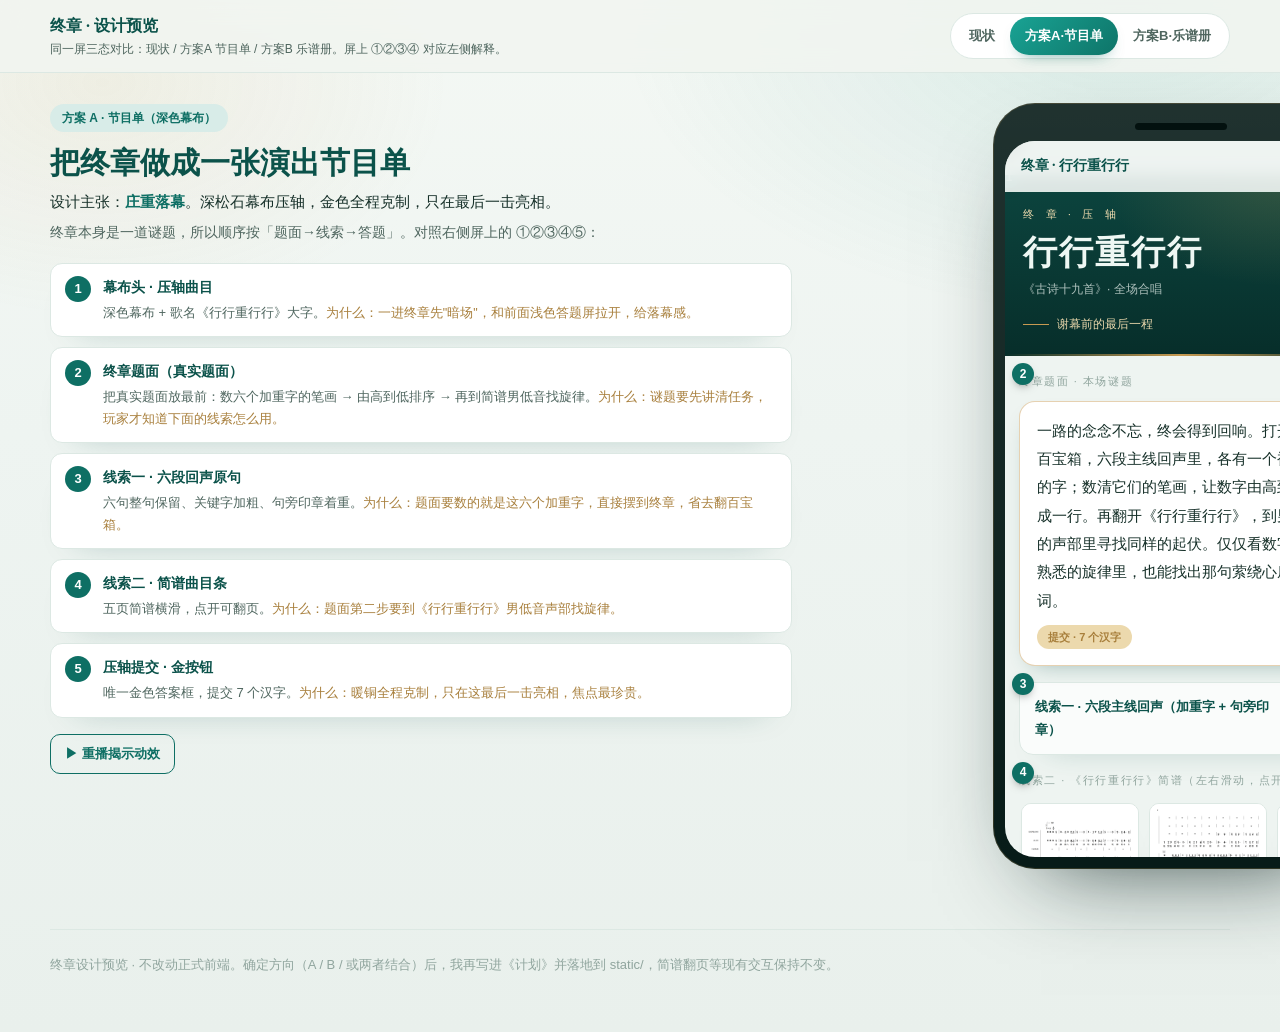
<file: 终章预览_蓝绿松石.html>
<!doctype html>
<html lang="zh-CN">
<head>
<meta charset="utf-8" />
<meta name="viewport" content="width=device-width, initial-scale=1" />
<title>终章 · 设计预览（现状 / 方案A 节目单 / 方案B 乐谱册）</title>
<style>
  :root{
    --bg:#eef4f1; --bg-2:#e3eeea; --card:#ffffff;
    --ink:#163029; --ink-soft:#4f665f; --ink-faint:#90a59e;
    --teal:#138a7d; --teal-2:#0e6f64; --teal-deep:#0b524a; --teal-soft:#d8ece8;
    --teal-grad:linear-gradient(135deg,#19a394,#0e7468);
    --brass:#c79a52; --brass-2:#a87f3c; --brass-soft:#ecd9ad;
    --mute:#93b3ac; --err:#c25b43; --line:#dce8e3;
    --serif:"Songti SC","STSong","Noto Serif SC","SimSun",serif;
    --sans:"PingFang SC","Hiragino Sans GB","Microsoft YaHei",-apple-system,BlinkMacSystemFont,"Segoe UI",sans-serif;
    --shadow:0 16px 34px -28px rgba(11,82,74,.4);
    --shadow-lg:0 26px 54px -26px rgba(11,82,74,.5);
    --ease:cubic-bezier(.2,.8,.2,1);
  }
  *{box-sizing:border-box}
  html{scroll-behavior:smooth}
  body{margin:0; color:var(--ink); font-family:var(--sans); line-height:1.7;
    background:radial-gradient(820px 480px at 88% 2%, rgba(19,138,125,.12), transparent 62%),
      radial-gradient(620px 420px at 8% 8%, rgba(199,154,82,.1), transparent 56%),
      linear-gradient(180deg,#f4f8f4 0%, var(--bg) 42%, #e9f0ec 100%);
    -webkit-font-smoothing:antialiased}
  ::selection{color:#fff;background:var(--teal-2)}

  .masthead{position:sticky; top:0; z-index:30; border-bottom:1px solid var(--line);
    background:rgba(241,245,240,.86); backdrop-filter:blur(14px); -webkit-backdrop-filter:blur(14px)}
  .masthead-in{width:min(1180px,calc(100% - 32px)); margin:0 auto; display:flex; flex-wrap:wrap; gap:12px 18px;
    align-items:center; justify-content:space-between; padding:12px 0}
  .mast-title b{font-family:var(--serif); font-size:16px; color:var(--teal-deep)}
  .mast-title small{display:block; color:var(--ink-soft); font-size:12px}
  .seg{display:inline-flex; padding:3px; border-radius:999px; border:1px solid var(--line); background:#fff}
  .seg button{border:0; cursor:pointer; font:inherit; font-size:13px; font-weight:700; padding:8px 15px; border-radius:999px;
    color:var(--ink-soft); background:transparent; transition:background .2s var(--ease), color .2s var(--ease)}
  body[data-fin="now"] .seg .s-now,
  body[data-fin="a"] .seg .s-a,
  body[data-fin="b"] .seg .s-b{color:#fff; background:var(--teal-grad); box-shadow:0 8px 16px -10px rgba(14,111,100,.7)}

  .wrap{width:min(1180px,calc(100% - 32px)); margin:0 auto}
  .layout{display:grid; grid-template-columns:minmax(0,1fr) 392px; gap:46px; align-items:start; padding:30px 0 60px}

  .note .pill{display:inline-flex; align-items:center; gap:8px; margin-bottom:12px; padding:4px 12px; border-radius:999px;
    font-size:12px; font-weight:700; color:var(--teal-2); background:var(--teal-soft)}
  .note h2{margin:0 0 8px; font-family:var(--serif); font-size:clamp(22px,2.6vw,30px); color:var(--teal-deep); line-height:1.25}
  .note .claim{margin:0 0 6px; font-size:15px; color:var(--ink)}
  .note .claim b{color:var(--teal-2)}
  .note .sub{margin:0 0 18px; color:var(--ink-soft); font-size:14px}

  /* 左侧编号图例 */
  .cues{display:grid; gap:10px; margin-top:8px}
  .cue-item{display:grid; grid-template-columns:26px 1fr; gap:12px; align-items:start; padding:12px 14px;
    border:1px solid var(--line); border-radius:12px; background:#fff; box-shadow:var(--shadow)}
  .cue-num{width:26px; height:26px; display:grid; place-items:center; border-radius:50%; font-size:13px; font-weight:800;
    color:#fff; background:var(--teal-2)}
  .cue-item b{display:block; font-size:14px; color:var(--teal-deep)}
  .cue-item p{margin:2px 0 0; font-size:13px; color:var(--ink-soft)}
  .cue-item .why{color:var(--brass-2); font-size:12.5px}
  .now-note{margin-top:8px; padding:12px 14px; border-radius:12px; border:1px dashed var(--line); background:#fbfdfc;
    font-size:13.5px; color:var(--ink-soft)}
  .hide{display:none}

  .replay{margin-top:16px; border:1px solid var(--teal-2); color:var(--teal-2); background:transparent; padding:8px 14px;
    border-radius:10px; font:inherit; font-size:13px; font-weight:700; cursor:pointer; transition:background .18s var(--ease)}
  .replay:hover{background:rgba(19,138,125,.08)}

  /* 手机框 */
  .phone-stage{position:sticky; top:80px; display:grid; place-items:center}
  .phone{width:min(100%,376px); padding:12px; border-radius:42px;
    background:linear-gradient(180deg,rgba(255,255,255,.1),rgba(255,255,255,0)), #071b18;
    box-shadow:0 40px 90px -48px rgba(7,31,28,.85), 0 0 0 1px rgba(199,154,82,.22) inset}
  .phone::before{content:""; display:block; width:92px; height:7px; margin:8px auto 11px; border-radius:99px; background:#03110f}
  .phone-screen{position:relative; height:716px; overflow-y:auto; overflow-x:hidden; border-radius:30px; background:var(--bg);
    scrollbar-width:thin; scrollbar-color:var(--mute) transparent}
  .phone-screen::-webkit-scrollbar{width:7px}
  .phone-screen::-webkit-scrollbar-thumb{background:var(--mute); border-radius:99px}

  .m-topbar{position:sticky; top:0; z-index:8; display:flex; align-items:center; justify-content:space-between; padding:13px 16px;
    border-bottom:1px solid var(--line); background:rgba(238,244,241,.92); backdrop-filter:blur(8px); -webkit-backdrop-filter:blur(8px)}
  .m-brand{font-family:var(--serif); font-weight:700; color:var(--teal-deep); font-size:14px}
  .m-nav{font-size:12px; color:var(--teal-2)}
  .m-pad{padding:16px 14px 30px}

  /* 屏上编号标记 */
  .cue{position:relative}
  .cue > .tag{position:absolute; z-index:6; top:-9px; left:-7px; width:22px; height:22px; display:grid; place-items:center;
    border-radius:50%; font-size:12px; font-weight:800; color:#fff; background:var(--teal-2); box-shadow:0 4px 10px -4px rgba(0,0,0,.5)}
  .cue.gold > .tag{background:var(--brass-2)}

  /* 变体显隐 */
  .v{display:none}
  body[data-fin="now"] .v.now,
  body[data-fin="a"] .v.va,
  body[data-fin="b"] .v.vb{display:block}

  /* 通用组件 */
  .badge{display:inline-flex; align-items:center; min-height:24px; padding:2px 10px; border-radius:999px; font-size:11px; font-weight:700}
  .badge.done{color:#fff; background:var(--teal-grad)}
  .btn{min-height:46px; display:inline-flex; align-items:center; justify-content:center; width:100%; border:0; border-radius:12px;
    color:#fff; background:var(--teal-grad); box-shadow:0 12px 22px -12px rgba(14,111,100,.7); font:inherit; font-weight:700; font-size:14.5px; cursor:pointer;
    transition:filter .16s var(--ease), transform .16s var(--ease)}
  .btn:active{transform:scale(.97)}
  .btn.gold{background:linear-gradient(135deg,#d2a85e,#a87f3c); color:#2c2208; box-shadow:0 12px 22px -12px rgba(168,127,60,.6)}
  .field{width:100%; height:44px; border:1.5px solid var(--line); border-radius:12px; padding:0 12px; background:#fbfdfc; outline:0; font:inherit; font-size:14px}
  .field:focus{border-color:var(--teal); box-shadow:0 0 0 4px rgba(19,138,125,.12); background:#fff}

  /* ===== 现状（now）：普通折叠简谱 + 终章题 ===== */
  .now-card{margin-bottom:14px; border:1px solid var(--line); border-radius:16px; background:#fff; box-shadow:0 10px 24px -14px rgba(11,82,74,.45); overflow:hidden}
  .now-card .h{display:flex; align-items:center; justify-content:space-between; padding:13px 15px 10px}
  .now-card .h h4{margin:0; font-family:var(--serif); font-size:15px; color:var(--teal-deep)}
  .now-card .prompt{margin:0; padding:0 15px; font-family:var(--serif); font-size:17px; line-height:2; color:var(--ink)}
  .now-card .row{display:grid; grid-template-columns:1fr 96px; gap:8px; padding:13px 15px 16px}
  .now-fold{border:1px solid var(--line); border-radius:14px; background:#fff; box-shadow:var(--shadow); padding:14px}
  .now-fold summary{cursor:pointer; list-style:none; display:flex; justify-content:space-between; font-size:14px; color:var(--ink)}
  .now-fold summary b{font-family:var(--serif); color:var(--teal-deep)}
  .now-grid{display:grid; grid-template-columns:repeat(3,1fr); gap:8px; margin-top:12px}
  .now-grid img{width:100%; aspect-ratio:3/4.2; object-fit:cover; border:1px solid var(--line); border-radius:8px; background:#fff}

  /* ===== 方案 A · 节目单 ===== */
  .pb-curtain{margin:-16px -14px 0; padding:30px 18px 22px; color:#eef7f3; position:relative; overflow:hidden;
    background:radial-gradient(300px 180px at 80% 0%, rgba(199,154,82,.22), transparent 62%), linear-gradient(180deg,#0c453f,#072e2a)}
  .pb-curtain::after{content:""; position:absolute; left:0; right:0; bottom:0; height:2px; background:linear-gradient(90deg,transparent,var(--brass),transparent)}
  .pb-eyebrow{margin:0 0 10px; font-family:var(--serif); font-size:11px; letter-spacing:.4em; color:var(--brass-soft)}
  .pb-title{margin:0; font-family:var(--serif); font-size:34px; letter-spacing:.06em; line-height:1.1}
  .pb-by{margin:8px 0 0; font-size:12px; color:rgba(238,247,243,.72)}
  .pb-act{margin:14px 0 0; display:inline-flex; align-items:center; gap:8px; font-size:12px; color:var(--brass-soft)}
  .pb-act .ln{width:26px; height:1px; background:var(--brass)}

  .pb-section{margin-top:16px}
  .pb-label{margin:0 0 10px; font-size:11px; letter-spacing:.14em; color:var(--ink-faint)}
  /* 回声路径：金线串字 */
  .pb-path{position:relative; display:flex; align-items:center; gap:0; padding:10px 6px; border:1px solid var(--line); border-radius:14px; background:rgba(255,255,255,.72); overflow-x:auto}
  .pb-node{display:flex; align-items:center; flex:none}
  .pb-seal{width:40px; height:40px; flex:none; display:grid; place-items:center; border-radius:9px; color:#fff; font-family:var(--serif); font-size:20px;
    background:linear-gradient(135deg,#19a394,#0e7468); box-shadow:0 8px 16px -10px rgba(14,111,100,.9)}
  .pb-link{width:26px; height:2px; flex:none; background:repeating-linear-gradient(90deg,var(--brass) 0 6px, transparent 6px 11px)}
  .pb-arrow{flex:none; margin-left:4px; color:var(--brass-2); font-weight:800}
  /* 回声原句：整句保留 + 加粗关键字 + 句旁印章着重 */
  .pb-fold{border:1px solid var(--line); border-radius:14px; background:rgba(255,255,255,.74); box-shadow:var(--shadow); overflow:hidden}
  .pb-fold > summary{cursor:pointer; list-style:none; display:flex; align-items:center; justify-content:space-between; gap:10px; padding:13px 15px}
  .pb-fold > summary::-webkit-details-marker{display:none}
  .pb-fold-t{font-weight:600; font-size:13px; color:var(--teal-deep)}
  .pb-fold-i{font-size:12px; color:var(--ink-faint); white-space:nowrap}
  .pb-fold-i::after{content:"展开 ﹀"}
  .pb-fold[open] .pb-fold-i::after{content:"收起 ︿"}
  .pb-fold-body{padding:2px 14px 14px}
  .pb-echoes{display:grid; gap:11px}
  .pb-echo{display:grid; grid-template-columns:34px 1fr; gap:12px; align-items:start}
  .pb-echo .mk{width:34px; height:34px; display:grid; place-items:center; border-radius:8px; color:#fff; font-family:var(--serif); font-size:17px;
    background:linear-gradient(135deg,#19a394,#0e7468); box-shadow:0 6px 14px -8px rgba(14,111,100,.85)}
  .pb-echo p{margin:0; font-family:var(--serif); font-size:14.5px; line-height:1.95; color:var(--ink-soft)}
  .pb-echo p b{color:var(--teal-deep); font-weight:700; background:linear-gradient(transparent 60%, rgba(199,154,82,.32) 0); padding:0 1px; border-radius:1px}
  /* 曲目条：横滑简谱 */
  .pb-strip{display:flex; gap:10px; overflow-x:auto; padding:4px 2px 10px; scroll-snap-type:x mandatory}
  .pb-strip::-webkit-scrollbar{height:6px}
  .pb-strip::-webkit-scrollbar-thumb{background:var(--mute); border-radius:99px}
  .pb-page{flex:none; width:118px; scroll-snap-align:center; border-radius:10px; overflow:hidden; border:1px solid var(--line); background:#fff; box-shadow:var(--shadow)}
  .pb-page img{display:block; width:100%; aspect-ratio:3/4.1; object-fit:cover}
  .pb-page small{display:block; text-align:center; padding:4px 0 6px; font-size:11px; color:var(--ink-faint)}
  .pb-hint{margin:6px 0 0; font-size:11px; color:var(--ink-faint); text-align:center}
  .pb-quest{padding:15px 17px 16px; border:1px solid rgba(199,154,82,.45); border-radius:16px; background:#fff; box-shadow:0 10px 24px -14px rgba(11,82,74,.45)}
  .pb-quest .q{margin:0; font-family:var(--serif); font-size:14.5px; line-height:1.95; color:var(--ink)}
  .pb-need{display:inline-flex; margin-top:10px; padding:3px 11px; border-radius:999px; font-size:11px; font-weight:700; color:var(--brass-2); background:var(--brass-soft)}
  .pb-answer-label{margin:0 0 8px; font-size:12px; color:var(--ink-faint)}
  .pb-final{margin-top:16px; padding:16px; border-radius:16px; background:#fff; border:1px solid var(--line); box-shadow:0 10px 24px -14px rgba(11,82,74,.45)}
  .pb-final .q{margin:0 0 12px; font-family:var(--serif); font-size:16px; line-height:1.9; color:var(--ink)}
  .pb-final .row{display:grid; gap:8px}

  /* ===== 方案 B · 乐谱册 ===== */
  .sb-head{margin:-16px -14px 14px; padding:22px 18px 16px; text-align:center;
    background:linear-gradient(180deg,#f3f8f4,#e9f1ec); border-bottom:1px solid var(--line)}
  .sb-eyebrow{margin:0 0 8px; font-family:var(--serif); font-size:11px; letter-spacing:.36em; color:var(--teal-2)}
  .sb-title{display:inline-flex; align-items:center; gap:10px; font-family:var(--serif); font-size:26px; color:var(--teal-deep)}
  .sb-stamp{width:34px; height:34px; display:grid; place-items:center; border-radius:8px; color:#fff; font-family:var(--serif); font-size:18px;
    background:linear-gradient(135deg,#19a394,#0e7468); box-shadow:0 8px 16px -10px rgba(14,111,100,.9)}
  /* 歌本主体：大页 + 翻页 + 竖排印章列 */
  .sb-body{display:grid; grid-template-columns:1fr 56px; gap:12px}
  .sb-book{position:relative; padding:12px; border-radius:14px; border:1px solid var(--line);
    background:linear-gradient(135deg,#fdfdfb,#f3f7f3);
    box-shadow:var(--shadow-lg), inset 0 1px 0 rgba(255,255,255,.8)}
  .sb-book::before{content:""; position:absolute; left:50%; top:10px; bottom:10px; width:1px; background:linear-gradient(180deg,transparent,var(--line),transparent)}
  .sb-pageimg{width:100%; aspect-ratio:3/3.6; object-fit:cover; border-radius:8px; border:1px solid var(--line); background:#fff}
  .sb-nav{display:flex; align-items:center; justify-content:space-between; margin-top:10px}
  .sb-nav button{border:1px solid var(--teal-2); color:var(--teal-2); background:#fff; border-radius:9px; padding:6px 12px; font:inherit; font-size:13px; font-weight:700; cursor:pointer}
  .sb-nav button:active{transform:scale(.96)}
  .sb-ind{font-size:12px; color:var(--ink-soft); font-variant-numeric:tabular-nums}
  /* 竖排回声印章列 */
  .sb-col{display:flex; flex-direction:column; gap:8px; align-items:center; padding:8px 0; border-left:1px dashed var(--line)}
  .sb-col small{writing-mode:vertical-rl; font-size:10px; color:var(--ink-faint); letter-spacing:.2em; margin-bottom:2px}
  .sb-seal{width:36px; height:36px; display:grid; place-items:center; border-radius:8px; color:#fff; font-family:var(--serif); font-size:18px;
    background:linear-gradient(135deg,#5aa79a,#3c8175); box-shadow:0 6px 14px -8px rgba(14,111,100,.8)}
  .sb-final{margin-top:16px; padding:16px; border-radius:16px; background:#fff; border:1px solid var(--line); box-shadow:0 10px 24px -14px rgba(11,82,74,.45)}
  .sb-final .q{margin:0 0 12px; font-family:var(--serif); font-size:16px; line-height:1.9; color:var(--ink)}

  /* 揭示动效 */
  .reveal{opacity:0; transform:translateY(14px); transition:opacity .55s var(--ease), transform .55s var(--ease)}
  .reveal.in{opacity:1; transform:none}

  .footer{width:min(1180px,calc(100% - 32px)); margin:0 auto; padding:24px 0 56px; border-top:1px solid var(--line); color:var(--ink-faint); font-size:13px}

  @media (max-width:980px){ .layout{grid-template-columns:1fr; gap:26px} .phone-stage{position:relative; top:auto} }
  @media (prefers-reduced-motion:reduce){ .reveal{opacity:1; transform:none; transition:none} }
</style>
</head>
<body data-fin="a">

<header class="masthead">
  <div class="masthead-in">
    <div class="mast-title">
      <b>终章 · 设计预览</b>
      <small>同一屏三态对比：现状 / 方案A 节目单 / 方案B 乐谱册。屏上 ①②③④ 对应左侧解释。</small>
    </div>
    <div class="seg" role="group" aria-label="终章方案切换">
      <button class="s-now" type="button" onclick="setFin('now')">现状</button>
      <button class="s-a" type="button" onclick="setFin('a')">方案A·节目单</button>
      <button class="s-b" type="button" onclick="setFin('b')">方案B·乐谱册</button>
    </div>
  </div>
</header>

<div class="wrap">
  <div class="layout">
    <!-- 左：解释 -->
    <div class="note">
      <!-- 现状解释 -->
      <div class="v now">
        <span class="pill">现状 · 现在长什么样</span>
        <h2>现在的终章：一道终章题 + 一个折叠的简谱网格</h2>
        <p class="claim">功能齐全，但**没有"终章"的仪式感**：简谱藏在"展开"里，六枚回声没有出场，和普通答题屏几乎一样。</p>
        <p class="sub">右侧就是现状示意。下面两个方案，就是要把这块从"又一道题"变成"一场落幕"。</p>
        <div class="now-note">切到 <b>方案A</b> 或 <b>方案B</b>，屏上会出现带编号的设计区块，左侧逐条解释"改了什么、为什么"。</div>
      </div>

      <!-- 方案A解释 -->
      <div class="v va">
        <span class="pill">方案 A · 节目单（深色幕布）</span>
        <h2>把终章做成一张演出节目单</h2>
        <p class="claim">设计主张：<b>庄重落幕</b>。深松石幕布压轴，金色全程克制，只在最后一击亮相。</p>
        <p class="sub">终章本身是一道谜题，所以顺序按「题面→线索→答题」。对照右侧屏上的 ①②③④⑤：</p>
        <div class="cues">
          <div class="cue-item"><span class="cue-num">1</span><div><b>幕布头 · 压轴曲目</b><p>深色幕布 + 歌名《行行重行行》大字。<span class="why">为什么：一进终章先"暗场"，和前面浅色答题屏拉开，给落幕感。</span></p></div></div>
          <div class="cue-item"><span class="cue-num">2</span><div><b>终章题面（真实题面）</b><p>把真实题面放最前：数六个加重字的笔画 → 由高到低排序 → 再到简谱男低音找旋律。<span class="why">为什么：谜题要先讲清任务，玩家才知道下面的线索怎么用。</span></p></div></div>
          <div class="cue-item"><span class="cue-num">3</span><div><b>线索一 · 六段回声原句</b><p>六句整句保留、关键字加粗、句旁印章着重。<span class="why">为什么：题面要数的就是这六个加重字，直接摆到终章，省去翻百宝箱。</span></p></div></div>
          <div class="cue-item"><span class="cue-num">4</span><div><b>线索二 · 简谱曲目条</b><p>五页简谱横滑，点开可翻页。<span class="why">为什么：题面第二步要到《行行重行行》男低音声部找旋律。</span></p></div></div>
          <div class="cue-item"><span class="cue-num">5</span><div><b>压轴提交 · 金按钮</b><p>唯一金色答案框，提交 7 个汉字。<span class="why">为什么：暖铜全程克制，只在这最后一击亮相，焦点最珍贵。</span></p></div></div>
        </div>
      </div>

      <!-- 方案B解释 -->
      <div class="v vb">
        <span class="pill">方案 B · 乐谱册（浅色纸感）</span>
        <h2>把终章做成翻开的一本歌本</h2>
        <p class="claim">设计主张：<b>温柔连贯</b>。延续前面"回声纸条"的纸质语言，简谱是一本能翻页的歌本，六枚回声竖排成"歌词印章列"。</p>
        <p class="sub">对照右侧屏上的 ①②③④：</p>
        <div class="cues">
          <div class="cue-item"><span class="cue-num">1</span><div><b>纸感标题 + 印章</b><p>浅纸底，歌名旁盖一枚松石印章。<span class="why">为什么：和回声纸条同一套纸/印语言，情绪上自然延续。</span></p></div></div>
          <div class="cue-item"><span class="cue-num">2</span><div><b>歌本大页 · 可翻页</b><p>简谱以"翻开的书页"呈现，中缝 + ‹ 翻页 › 实际可点（右侧试试）。<span class="why">为什么：比缩略图网格更像在"读谱"，单页更大更清楚。</span></p></div></div>
          <div class="cue-item"><span class="cue-num">3</span><div><b>回声印章列 · 竖排</b><p>六枚回声竖向排在书侧，像一行歌词题注。<span class="why">为什么：竖排呼应简谱/古诗的阅读方向，安静收束。</span></p></div></div>
          <div class="cue-item"><span class="cue-num">4</span><div><b>终章题 + 金按钮</b><p>书页下方收一道终章题与金色提交。<span class="why">为什么：保留唯一暖铜焦点，但整体维持浅色不"暗场"。</span></p></div></div>
        </div>
      </div>

      <button class="replay" type="button" onclick="replayFin()">▶ 重播揭示动效</button>
    </div>

    <!-- 右：手机 -->
    <div class="phone-stage">
      <div class="phone"><div class="phone-screen" id="finScreen">
        <div class="m-topbar"><span class="m-brand">终章 · 行行重行行</span><span class="m-nav">活动</span></div>

        <!-- ===== 现状 ===== -->
        <div class="v now"><div class="m-pad">
          <div class="now-card">
            <div class="h"><h4>终章 · 行行重行行</h4><span class="badge done">已解锁</span></div>
            <p class="prompt">把一路收集的回声连起来，写出终章的答案。</p>
            <div class="row"><input class="field" placeholder="终章答案"/><button class="btn">提交</button></div>
          </div>
          <details class="now-fold" open>
            <summary><b>《行行重行行》简谱</b><span>展开 ﹀</span></summary>
            <div class="now-grid">
              <img src="static/assets/shexi-score-page-1.png" alt="简谱1"/>
              <img src="static/assets/shexi-score-page-2.png" alt="简谱2"/>
              <img src="static/assets/shexi-score-page-3.png" alt="简谱3"/>
              <img src="static/assets/shexi-score-page-4.png" alt="简谱4"/>
              <img src="static/assets/shexi-score-page-5.png" alt="简谱5"/>
            </div>
          </details>
        </div></div>

        <!-- ===== 方案 A · 节目单 ===== -->
        <div class="v va"><div class="m-pad" style="padding-top:0">
          <div class="pb-curtain cue reveal"><span class="tag">1</span>
            <p class="pb-eyebrow">终 章 · 压 轴</p>
            <h2 class="pb-title">行行重行行</h2>
            <p class="pb-by">《古诗十九首》· 全场合唱</p>
            <span class="pb-act"><span class="ln"></span>谢幕前的最后一程</span>
          </div>

          <div class="pb-section cue reveal"><span class="tag">2</span>
            <p class="pb-label">终章题面 · 本场谜题</p>
            <div class="pb-quest">
              <p class="q">一路的念念不忘，终会得到回响。打开主线百宝箱，六段主线回声里，各有一个被加重的字；数清它们的笔画，让数字由高到低排成一行。再翻开《行行重行行》，到男低音的声部里寻找同样的起伏。仅仅看数字，在熟悉的旋律里，也能找出那句萦绕心底的歌词。</p>
              <span class="pb-need">提交 · 7 个汉字</span>
            </div>
          </div>

          <div class="pb-section cue reveal"><span class="tag">3</span>
            <details class="pb-fold">
              <summary><span class="pb-fold-t">线索一 · 六段主线回声（加重字 + 句旁印章）</span><span class="pb-fold-i"></span></summary>
              <div class="pb-fold-body">
                <div class="pb-echoes">
                  <div class="pb-echo"><span class="mk">社</span><p>初入燕园，你在千万声音中认出反复写下的<b>社</b>字。它像一枚小小的印章，盖在一切的开始。</p></div>
                  <div class="pb-echo"><span class="mk">右</span><p>你从信箱走到门牌，又看向房间<b>右</b>侧那位沉默的守夜人。这一路很长，但每一个细节都值得回望。</p></div>
                  <div class="pb-echo"><span class="mk">行</span><p>你一级一级往上走，把脚下的提醒变成继续前<b>行</b>的坐标。许多路也只是这样，从无到有地一步步走来。</p></div>
                  <div class="pb-echo"><span class="mk">二</span><p>你在<b>二</b>层走廊停下脚步，对田野与课堂都露出会心一笑。</p></div>
                  <div class="pb-echo"><span class="mk">三</span><p>你在中庭抬头，眼底掠过许多窗口、外机和光影。第<b>三</b>次回望时，也许会发现这栋楼也有自己的呼吸。</p></div>
                  <div class="pb-echo"><span class="mk">一</span><p>你终于找到那尊安静而屹立的身影，也收下那<b>一</b>份带着清香的祝福。愿离开这里的人，都有顺风、远方和回望时的平和温暖。</p></div>
                </div>
                <p class="pb-hint" style="text-align:left">↑ 六段主线回声原句（A1–A6），加重字与百宝箱一致 · 题面正是要数这六个字的笔画</p>
              </div>
            </details>
          </div>

          <div class="pb-section cue reveal"><span class="tag">4</span>
            <p class="pb-label">线索二 · 《行行重行行》简谱（左右滑动，点开可翻页）</p>
            <div class="pb-strip">
              <div class="pb-page"><img src="static/assets/shexi-score-page-1.png" alt="简谱1"/><small>1 / 5</small></div>
              <div class="pb-page"><img src="static/assets/shexi-score-page-2.png" alt="简谱2"/><small>2 / 5</small></div>
              <div class="pb-page"><img src="static/assets/shexi-score-page-3.png" alt="简谱3"/><small>3 / 5</small></div>
              <div class="pb-page"><img src="static/assets/shexi-score-page-4.png" alt="简谱4"/><small>4 / 5</small></div>
              <div class="pb-page"><img src="static/assets/shexi-score-page-5.png" alt="简谱5"/><small>5 / 5</small></div>
            </div>
            <p class="pb-hint">← 横向滑动浏览 ·  点任意页进入大图翻页 →</p>
          </div>

          <div class="pb-final cue gold reveal"><span class="tag">5</span>
            <p class="pb-answer-label">写下终章答案</p>
            <div class="row"><input class="field" placeholder="7 个汉字"/><button class="btn gold">提交终章答案</button></div>
          </div>
        </div></div>

        <!-- ===== 方案 B · 乐谱册 ===== -->
        <div class="v vb"><div class="m-pad" style="padding-top:0">
          <div class="sb-head cue reveal"><span class="tag">1</span>
            <p class="sb-eyebrow">终 章</p>
            <div class="sb-title"><span class="sb-stamp">行</span>行行重行行</div>
          </div>

          <div class="sb-body">
            <div class="sb-book cue reveal"><span class="tag">2</span>
              <img class="sb-pageimg" id="sbImg" src="static/assets/shexi-score-page-1.png" alt="简谱"/>
              <div class="sb-nav">
                <button type="button" onclick="sbTurn(-1)">‹ 上一页</button>
                <span class="sb-ind" id="sbInd">1 / 5</span>
                <button type="button" onclick="sbTurn(1)">下一页 ›</button>
              </div>
            </div>
            <div class="sb-col cue reveal"><span class="tag">3</span>
              <small>六枚回声</small>
              <span class="sb-seal">社</span><span class="sb-seal">右</span><span class="sb-seal">行</span>
              <span class="sb-seal">二</span><span class="sb-seal">三</span><span class="sb-seal">一</span>
            </div>
          </div>

          <div class="sb-final cue gold reveal"><span class="tag">4</span>
            <p class="q">合上歌本前，写下终章的答案。</p>
            <div class="row" style="display:grid; gap:8px"><input class="field" placeholder="终章答案"/><button class="btn gold">提交终章答案</button></div>
          </div>
        </div></div>

      </div></div>
    </div>
  </div>
</div>

<footer class="footer">
  终章设计预览 · 不改动正式前端。确定方向（A / B / 或两者结合）后，我再写进《计划》并落地到 static/，简谱翻页等现有交互保持不变。
</footer>

<script>
  function setFin(m){ document.body.dataset.fin = m; replayFin(); }

  function replayFin(){
    const screen=document.getElementById('finScreen');
    screen.scrollTo({top:0, behavior:'auto'});
    const mode=document.body.dataset.fin;
    const sel = mode==='a' ? '.v.va' : mode==='b' ? '.v.vb' : '.v.now';
    const items=[...screen.querySelectorAll(sel+' .reveal')];
    items.forEach((n,i)=>{ n.classList.remove('in'); n.style.transitionDelay=(i*110)+'ms'; });
    void screen.offsetHeight;
    items.forEach(n=>n.classList.add('in'));
  }

  /* 方案B：歌本翻页（真的可点）*/
  const sbPages=[1,2,3,4,5]; let sbIdx=0;
  function sbTurn(d){
    sbIdx=(sbIdx + d + sbPages.length) % sbPages.length;
    const img=document.getElementById('sbImg'); const ind=document.getElementById('sbInd');
    img.style.opacity='0';
    setTimeout(()=>{ img.src='static/assets/shexi-score-page-'+sbPages[sbIdx]+'.png'; img.style.opacity='1'; }, 120);
    ind.textContent=(sbIdx+1)+' / 5';
  }
  document.getElementById('sbImg').style.transition='opacity .25s var(--ease)';

  window.addEventListener('DOMContentLoaded', ()=>{ replayFin(); });
</script>
</body>
</html>
</file>
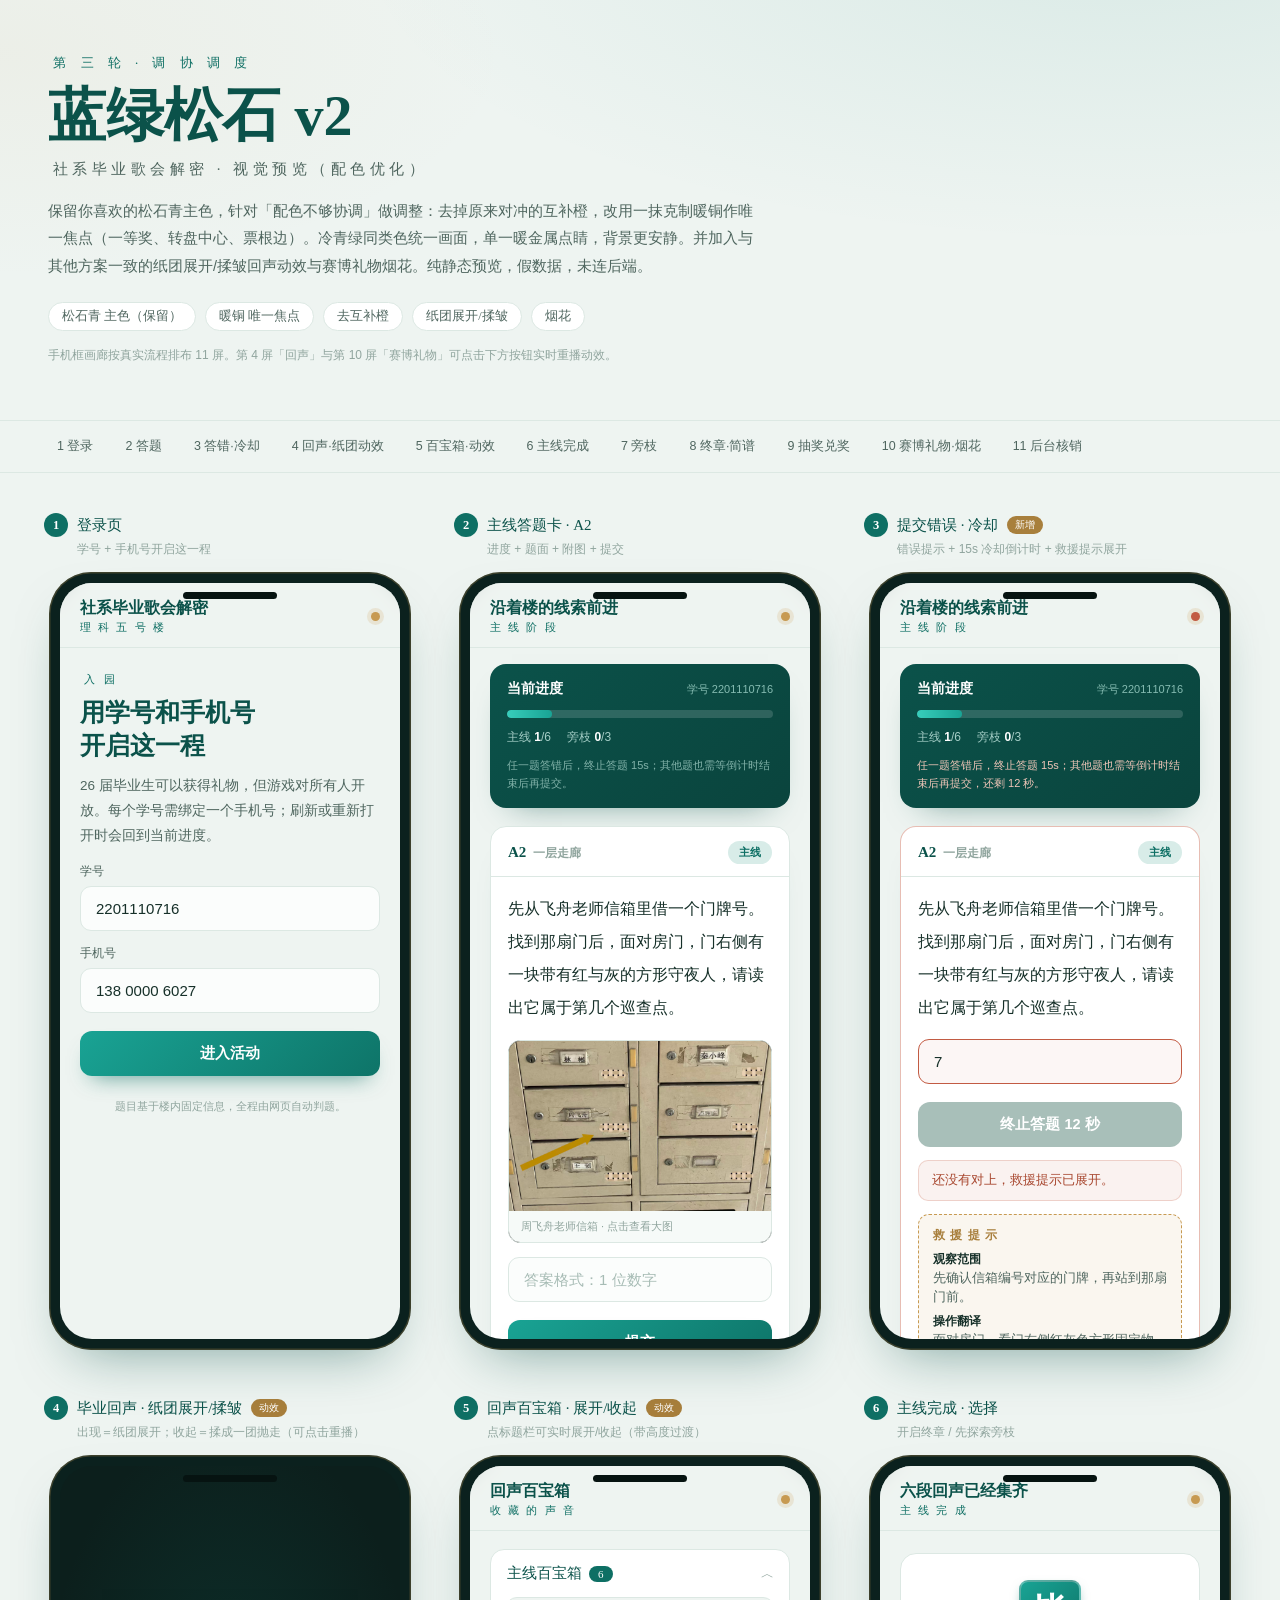
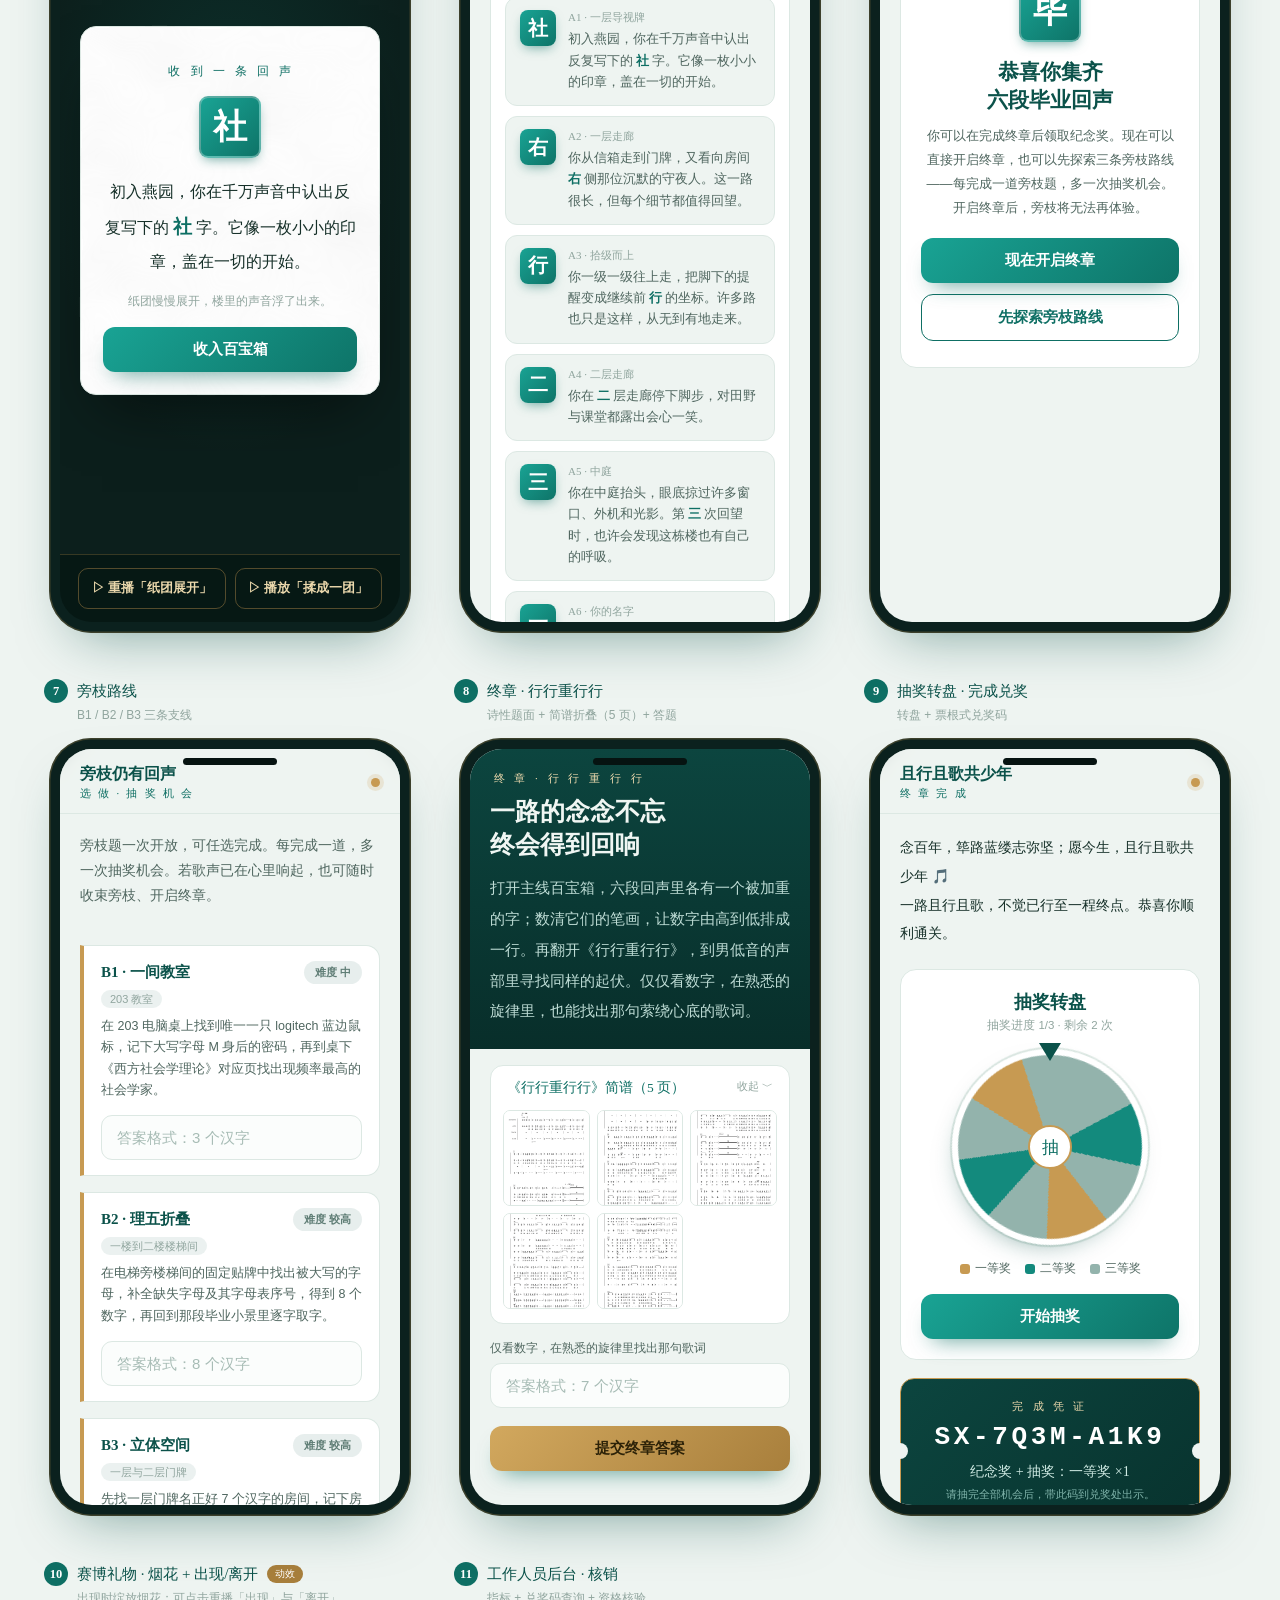
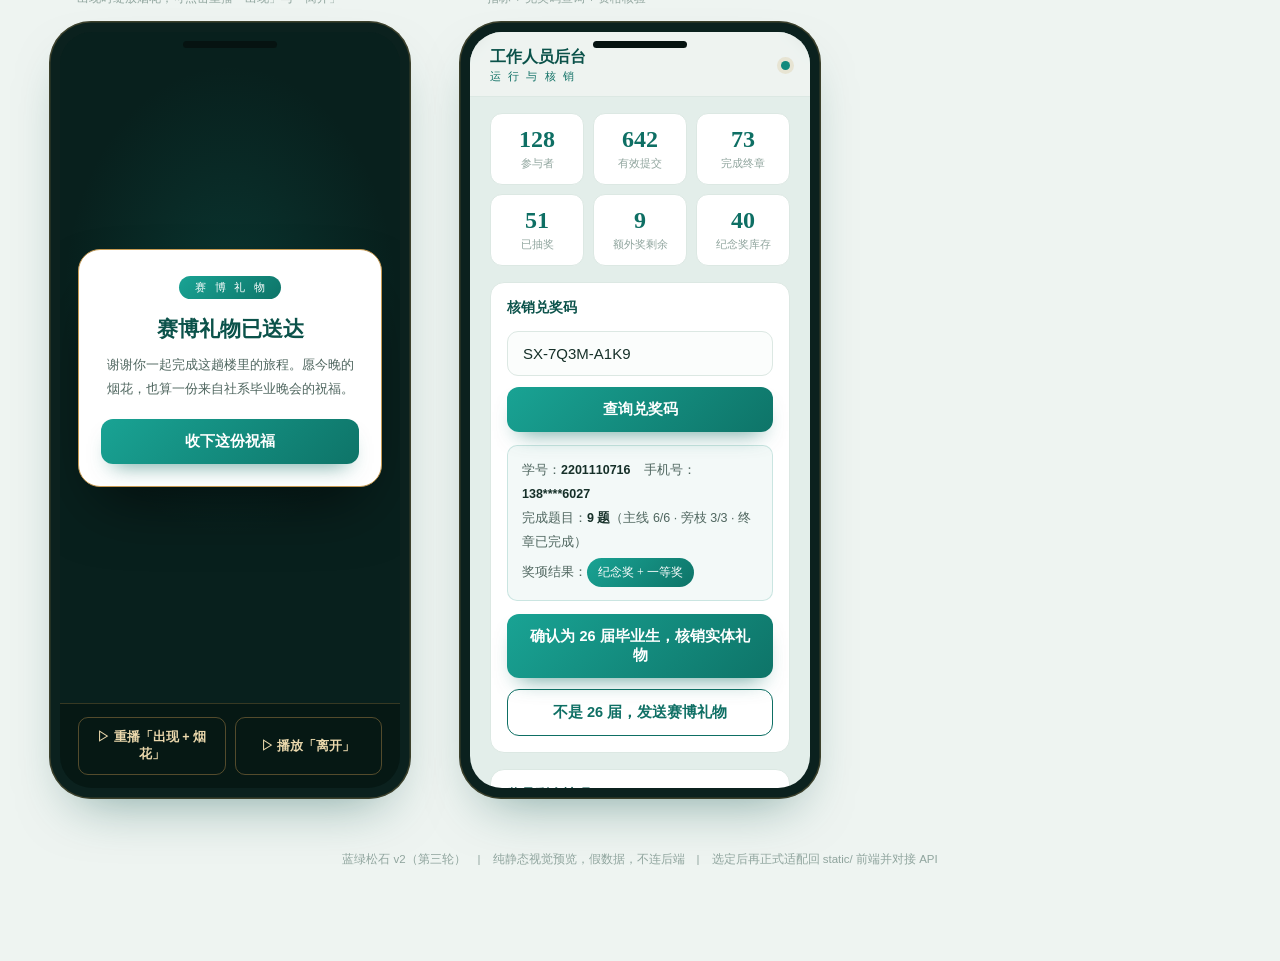
<file: 设计稿参考_蓝绿松石.html>
<!doctype html>
<html lang="zh-CN">
<head>
<meta charset="utf-8" />
<meta name="viewport" content="width=device-width, initial-scale=1" />
<title>蓝绿松石 v2（第三轮）— 社系毕业歌会解密 视觉预览</title>
<style>
  /* ============ 蓝绿松石 v2（第三轮 · 调协调度）============
     保留松石青主色；把原来的互补橙换成「克制暖铜」做唯一焦点，
     冷青绿同类色 + 单一暖金属 = 更协调；背景更安静。
     新增：回声「纸团展开/揉皱」动效、赛博礼物烟花。假数据，未连后端。 ========== */
  :root{
    --bg:#eef4f1; --bg-2:#e3eeea; --card:#ffffff;
    --ink:#163029; --ink-soft:#4f665f; --ink-faint:#90a59e;
    --teal:#138a7d; --teal-2:#0e6f64; --teal-deep:#0b524a; --teal-soft:#d8ece8; --teal-grad:linear-gradient(135deg,#19a394,#0e7468);
    --brass:#c79a52; --brass-2:#a87f3c; --brass-soft:#ecd9ad;   /* 唯一暖色焦点 */
    --mute:#93b3ac;                                              /* 柔青灰中性 */
    --err:#c25b43;                                              /* 仅错误态使用 */
    --line:#dce8e3;
    --serif:"Songti SC","STSong","Noto Serif SC","SimSun",serif;
    --sans:"PingFang SC","Hiragino Sans GB","Microsoft YaHei",-apple-system,sans-serif;
  }
  *{box-sizing:border-box;}
  html,body{margin:0;}
  body{font-family:var(--sans);color:var(--ink);
    background:radial-gradient(110% 60% at 88% -6%,rgba(19,138,125,.09),transparent 55%),radial-gradient(80% 50% at 0% 6%,rgba(199,154,82,.06),transparent 50%),var(--bg);
    background-attachment:fixed;-webkit-font-smoothing:antialiased;padding-bottom:80px;}

  .masthead{position:relative;z-index:1;max-width:1240px;margin:0 auto;padding:54px 28px 16px;}
  .kicker{font-family:var(--serif);letter-spacing:.42em;color:var(--teal-2);font-size:13px;margin:0 0 14px;text-indent:.42em;}
  .m-title{font-family:var(--serif);font-size:clamp(34px,6vw,58px);font-weight:600;margin:0;line-height:1.05;color:var(--teal-deep);}
  .m-title small{display:block;font-size:15px;letter-spacing:.3em;color:var(--ink-soft);font-weight:400;margin-top:15px;text-indent:.3em;}
  .m-desc{max-width:710px;color:var(--ink-soft);line-height:1.9;margin:20px 0 0;font-size:14.5px;}
  .tags{display:flex;flex-wrap:wrap;gap:9px;margin-top:22px;}
  .tags span{font-family:var(--serif);font-size:12.5px;color:var(--ink-soft);border:1px solid var(--line);background:#fff;padding:5px 13px;border-radius:999px;}
  .m-note{margin-top:16px;font-size:12px;color:var(--ink-faint);}

  .indexbar{position:sticky;top:0;z-index:30;backdrop-filter:blur(8px);background:rgba(238,244,241,.86);border-top:1px solid var(--line);border-bottom:1px solid var(--line);margin-top:28px;}
  .indexbar .inner{max-width:1240px;margin:0 auto;display:flex;gap:6px;overflow-x:auto;padding:11px 24px;}
  .indexbar a{flex:none;font-size:12.5px;color:var(--ink-soft);text-decoration:none;padding:6px 13px;border-radius:999px;transition:.18s;white-space:nowrap;}
  .indexbar a:hover{color:#fff;background:var(--teal-2);}

  .deck{position:relative;z-index:1;max-width:1240px;margin:0 auto;padding:40px 24px 0;display:grid;grid-template-columns:repeat(auto-fill,minmax(330px,1fr));gap:46px 38px;}
  .frame{scroll-margin-top:70px;}
  .frame-label{font-family:var(--serif);font-size:15px;margin:0 0 4px;display:flex;align-items:center;gap:9px;color:var(--teal-deep);}
  .frame-label b{font-size:12.5px;color:#fff;background:var(--teal-2);width:24px;height:24px;border-radius:50%;display:inline-flex;align-items:center;justify-content:center;font-weight:600;flex:none;}
  .frame-label .new{font-size:10px;color:#fff;background:var(--brass-2);border-radius:99px;padding:2px 8px;}
  .frame-sub{font-size:12px;color:var(--ink-faint);margin:0 0 14px 33px;}

  .phone{position:relative;width:100%;max-width:362px;margin:0 auto;background:#0b211e;border-radius:42px;padding:11px;box-shadow:0 26px 54px -26px rgba(11,82,74,.5),0 0 0 1.5px rgba(199,154,82,.26) inset;}
  .phone::before{content:"";position:absolute;top:20px;left:50%;transform:translateX(-50%);width:94px;height:7px;border-radius:5px;background:#061311;z-index:9;}
  .screen{position:relative;height:756px;overflow-y:auto;border-radius:32px;background:var(--bg);scrollbar-width:thin;scrollbar-color:var(--line) transparent;}
  .screen::-webkit-scrollbar{width:7px;}
  .screen::-webkit-scrollbar-thumb{background:var(--line);border-radius:99px;}
  .tailspace{height:22px;}

  .appbar{position:sticky;top:0;z-index:8;display:flex;align-items:center;justify-content:space-between;padding:15px 20px 12px;background:rgba(238,244,241,.94);backdrop-filter:blur(6px);border-bottom:1px solid var(--line);}
  .brand{font-family:var(--serif);font-size:16px;font-weight:600;color:var(--teal-deep);}
  .brand small{display:block;font-size:10.5px;letter-spacing:.22em;color:var(--teal-2);font-weight:400;margin-top:2px;}
  .appbar .dot{width:9px;height:9px;border-radius:50%;background:var(--brass);box-shadow:0 0 0 4px rgba(199,154,82,.18);}

  .pad{padding:20px;} .pad-lg{padding:24px 20px 30px;}
  .eyebrow{font-family:var(--serif);letter-spacing:.32em;font-size:11px;color:var(--teal-2);margin:0 0 9px;text-indent:.32em;}
  h1.big{font-family:var(--serif);font-size:25px;line-height:1.32;margin:0 0 12px;font-weight:600;color:var(--teal-deep);}
  .lede{color:var(--ink-soft);line-height:1.85;font-size:13.5px;margin:0;}
  .poem{font-family:var(--serif);font-size:16px;line-height:2.05;color:var(--ink);margin:0;}

  .btn{display:inline-flex;align-items:center;justify-content:center;gap:7px;font-family:var(--sans);font-size:14.5px;font-weight:600;border:none;cursor:pointer;padding:13px 20px;border-radius:12px;width:100%;background:var(--teal-grad);color:#fff;box-shadow:0 12px 22px -12px rgba(14,111,100,.7);transition:transform .15s;}
  .btn:active{transform:scale(.97);}
  .btn[disabled]{background:#9fb8b2;box-shadow:none;cursor:not-allowed;opacity:.9;}
  .btn.ghost{background:transparent;color:var(--teal-2);border:1.5px solid var(--teal-2);box-shadow:none;}
  .btn.gold{background:linear-gradient(135deg,#d2a85e,#a87f3c);color:#2c2208;}
  .btn.line{background:transparent;color:var(--teal-2);border:1.5px solid var(--teal-2);box-shadow:none;}
  .btn-row{display:flex;flex-direction:column;gap:11px;margin-top:18px;}

  .field{margin-top:14px;}
  .field label{display:block;font-size:12px;color:var(--ink-soft);margin:0 0 6px;}
  .input{width:100%;border:1.5px solid var(--line);background:#fbfdfc;border-radius:11px;padding:13px 15px;font-size:15px;font-family:var(--sans);color:var(--ink);}
  .input::placeholder{color:#a7bcb5;}
  .input:focus{outline:none;border-color:var(--teal);}
  .input.err{border-color:var(--err);background:rgba(194,91,67,.05);}

  .seal{display:inline-flex;align-items:center;justify-content:center;font-family:var(--serif);color:#fff;background:var(--teal-grad);border-radius:9px;font-weight:600;box-shadow:0 5px 12px -4px rgba(14,111,100,.6);}
  .seal-lg{width:62px;height:62px;font-size:34px;border:2px solid rgba(255,255,255,.3);}

  .progress-card{margin:16px 20px 0;background:linear-gradient(135deg,var(--teal-deep),#0a443d);border-radius:16px;padding:16px 17px;color:#d6ece7;box-shadow:0 16px 32px -22px rgba(11,82,74,.6);}
  .pc-top{display:flex;align-items:center;justify-content:space-between;margin-bottom:12px;}
  .pc-top h3{font-family:var(--serif);font-size:14px;margin:0;font-weight:600;color:#fff;}
  .pc-top span{font-size:11px;color:#86bcb2;}
  .bar{height:8px;border-radius:99px;background:rgba(255,255,255,.15);overflow:hidden;}
  .bar i{display:block;height:100%;border-radius:99px;background:linear-gradient(90deg,#37cdbb,#19a394);}
  .pc-stat{display:flex;gap:16px;margin-top:11px;font-size:12px;color:#a4cdc6;}
  .pc-stat b{color:#fff;}
  .cool{font-size:11px;color:#82b2a9;margin:11px 0 0;line-height:1.6;}
  .cool.active{color:#f0c6b8;}

  .qcard{margin:18px 20px 0;background:var(--card);border:1px solid var(--line);border-radius:16px;overflow:hidden;box-shadow:0 16px 34px -28px rgba(11,82,74,.4);}
  .qcard.err{border-color:rgba(194,91,67,.4);animation:shake .5s ease both;}
  @keyframes shake{0%,100%{transform:translateX(0);}20%{transform:translateX(-6px);}40%{transform:translateX(5px);}60%{transform:translateX(-3px);}80%{transform:translateX(2px);}}
  .qhead{display:flex;align-items:center;justify-content:space-between;padding:14px 17px 12px;border-bottom:1px solid var(--line);}
  .qhead .qid{font-family:var(--serif);font-size:15px;font-weight:600;color:var(--teal-deep);}
  .qhead .qid em{font-style:normal;color:var(--ink-faint);font-size:12px;margin-left:7px;}
  .tag{font-size:11px;padding:4px 11px;border-radius:99px;font-weight:600;}
  .tag.main{background:var(--teal-soft);color:var(--teal-2);}
  .tag.bonus{background:rgba(147,179,172,.22);color:#5f7d75;}
  .qbody{padding:16px 17px;}

  figure.shot{margin:15px 0 0;border-radius:12px;overflow:hidden;border:1px solid var(--line);background:#000;}
  figure.shot img{display:block;width:100%;height:170px;object-fit:cover;}
  figure.shot figcaption{font-size:11px;color:var(--ink-faint);background:#f6faf8;padding:8px 12px;}

  .msg{margin-top:13px;font-size:12.5px;padding:10px 13px;border-radius:10px;line-height:1.55;}
  .msg.err{background:rgba(194,91,67,.08);color:#a8472f;border:1px solid rgba(194,91,67,.22);}
  .rescue{margin-top:13px;border:1px dashed var(--brass);border-radius:11px;background:rgba(199,154,82,.09);padding:12px 14px;animation:fadein .4s ease both;}
  @keyframes fadein{from{opacity:0;transform:translateY(6px);}to{opacity:1;transform:none;}}
  .rescue h4{margin:0 0 8px;font-size:12px;color:var(--brass-2);font-family:var(--serif);letter-spacing:.1em;}
  .rescue .ri{margin:6px 0;}
  .rescue .ri b{display:block;font-size:11.5px;color:var(--ink);margin-bottom:2px;}
  .rescue .ri p{margin:0;font-size:12.5px;color:var(--ink-soft);line-height:1.55;}

  /* ===== 回声「纸团展开 / 揉成一团」动效 ===== */
  .echo-screen{background:radial-gradient(80% 60% at 50% 36%,rgba(19,138,125,.16),transparent 70%),#0c1f1c;display:flex;flex-direction:column;}
  .echo-stage{position:relative;flex:1;display:flex;align-items:center;justify-content:center;overflow:hidden;}
  .echo-paper{position:relative;margin:0 18px;width:100%;max-width:300px;background:var(--card);border:1px solid var(--line);border-radius:16px;padding:24px 22px 22px;box-shadow:0 30px 60px -22px rgba(0,0,0,.55);transform-origin:50% 50%;}
  .echo-paper .wrinkle{position:absolute;inset:0;border-radius:inherit;pointer-events:none;mix-blend-mode:multiply;opacity:.1;
    background-image:url("data:image/svg+xml;utf8,<svg xmlns='http://www.w3.org/2000/svg' width='220' height='220'><filter id='w'><feTurbulence type='fractalNoise' baseFrequency='0.014 0.02' numOctaves='3' seed='7'/><feColorMatrix type='saturate' values='0'/></filter><rect width='100%25' height='100%25' filter='url(%23w)'/></svg>");
    background-size:cover;filter:url(#paperCrease);}
  .echo-content{position:relative;z-index:1;}
  .echo-stage.unfolding .echo-paper{animation:paperUnfold .9s cubic-bezier(.2,.8,.25,1) both;}
  .echo-stage.unfolding .wrinkle{animation:wrinkleSmooth .9s ease both;}
  .echo-stage.crumpling .echo-paper{animation:paperCrumple .72s cubic-bezier(.5,0,.7,.3) forwards;}
  .echo-stage.crumpling .wrinkle{animation:wrinkleUp .72s ease forwards;}
  .echo-stage.gone .echo-paper{opacity:0;transform:scale(.12) rotate(-28deg) translateY(10px);pointer-events:none;}
  @keyframes paperUnfold{
    0%{opacity:0;transform:scale(.18) rotate(-24deg);border-radius:50%;}
    35%{opacity:1;transform:scale(.52) rotate(8deg);border-radius:42% 32% 46% 34%;}
    62%{transform:scale(1.04) rotate(-3deg);border-radius:22px;}
    82%{transform:scale(.99) rotate(1deg);border-radius:15px;}
    100%{opacity:1;transform:scale(1) rotate(0);border-radius:16px;}
  }
  @keyframes paperCrumple{
    0%{opacity:1;transform:scale(1) rotate(0);border-radius:16px;}
    45%{opacity:1;transform:scale(.6) rotate(10deg);border-radius:44% 32% 48% 30%;}
    80%{opacity:.85;transform:scale(.26) rotate(-16deg);border-radius:50%;}
    100%{opacity:0;transform:scale(.12) rotate(-28deg) translateY(10px);border-radius:50%;}
  }
  @keyframes wrinkleSmooth{0%{opacity:.85;filter:url(#paperCrease) contrast(1.9);}100%{opacity:.1;filter:url(#paperCrease) contrast(1);}}
  @keyframes wrinkleUp{0%{opacity:.1;}100%{opacity:.95;filter:url(#paperCrease) contrast(2);}}
  .echo-paper .cap{text-align:center;font-size:12px;letter-spacing:.3em;color:var(--teal-2);font-family:var(--serif);text-indent:.3em;}
  .stamp-wrap{display:flex;justify-content:center;margin:16px 0 18px;}
  .echo-stage.unfolding .stamp-wrap .seal-lg{animation:press .7s cubic-bezier(.2,.7,.2,1.3) .35s both;}
  @keyframes press{0%{opacity:0;transform:scale(1.8) rotate(-7deg);}60%{opacity:1;transform:scale(.92) rotate(2deg);}100%{transform:scale(1);}}
  .echo-text{font-family:var(--serif);font-size:16px;line-height:2;text-align:center;}
  .echo-text strong{color:var(--teal-2);font-weight:700;font-size:19px;}
  .pop-note{text-align:center;font-size:11.5px;color:var(--ink-faint);margin:16px 0 18px;font-family:var(--serif);}
  .echo-gone-note{position:absolute;color:var(--brass-soft);font-size:13px;font-family:var(--serif);opacity:0;transition:opacity .4s .25s;}
  .echo-stage.gone .echo-gone-note{opacity:1;}

  .fold{margin:18px 20px 0;background:var(--card);border:1px solid var(--line);border-radius:14px;overflow:hidden;}
  .fold-head{width:100%;display:flex;align-items:center;justify-content:space-between;background:none;border:none;cursor:pointer;padding:14px 16px;font-family:var(--serif);font-size:14.5px;color:var(--teal-deep);}
  .fold-head .n{font-size:11px;color:#fff;background:var(--teal-2);border-radius:99px;padding:2px 9px;margin-left:7px;}
  .fold-head .chev{color:var(--ink-faint);transition:transform .4s;font-size:13px;}
  .fold.open .fold-head .chev{transform:rotate(180deg);}
  .fold-body{max-height:0;opacity:0;overflow:hidden;transition:max-height .5s ease,opacity .35s ease;}
  .fold.open .fold-body{max-height:1600px;opacity:1;}
  .fold-inner{padding:0 14px 14px;display:flex;flex-direction:column;gap:10px;}
  .echo-tile{background:var(--bg);border:1px solid var(--line);border-radius:12px;padding:12px 14px;display:flex;gap:12px;}
  .echo-tile .mini{flex:none;width:36px;height:36px;border-radius:8px;font-size:20px;}
  .echo-tile .eh{font-size:11px;color:var(--ink-faint);margin:0 0 4px;font-family:var(--serif);}
  .echo-tile .et{font-family:var(--serif);font-size:12.5px;line-height:1.7;color:var(--ink-soft);margin:0;}
  .echo-tile .et strong{color:var(--teal-2);}
  .fold-hint{font-size:11px;color:var(--ink-faint);margin:9px 20px 0;text-align:center;}

  .choice{margin:22px 20px 0;text-align:center;background:var(--card);border:1px solid var(--line);border-radius:16px;padding:26px 20px;}
  .choice .seal-lg{margin:0 auto 16px;}
  .choice h2{font-family:var(--serif);font-size:21px;margin:0 0 10px;font-weight:600;color:var(--teal-deep);}
  .choice p{color:var(--ink-soft);line-height:1.85;font-size:13px;margin:0;}

  .branch{margin:16px 20px 0;background:var(--card);border:1px solid var(--line);border-left:4px solid var(--brass);border-radius:0 14px 14px 0;padding:15px 17px;}
  .branch .bh{display:flex;align-items:center;justify-content:space-between;margin-bottom:8px;}
  .branch .bh b{font-family:var(--serif);font-size:15px;color:var(--teal-deep);}
  .branch .meta{font-size:11px;color:var(--ink-faint);margin-bottom:9px;}
  .branch .meta span{background:rgba(147,179,172,.18);padding:3px 9px;border-radius:99px;margin-right:6px;}
  .branch p{margin:0 0 4px;font-size:12.5px;line-height:1.7;color:var(--ink-soft);}

  .final-band{padding:22px 20px;background:linear-gradient(180deg,#0c453f,#082e2a);color:#dfeee9;}
  .final-band .eyebrow{color:var(--brass-soft);}
  .final-band h1.big{color:#f0f6f3;}
  .final-band .poem{color:#bfddd6;font-size:15px;}
  .score-fold{margin:16px 20px 0;border:1px solid var(--line);border-radius:13px;background:var(--card);overflow:hidden;}
  .score-fold>summary{cursor:pointer;font-family:var(--serif);font-size:13.5px;padding:13px 16px;color:var(--teal-2);list-style:none;display:flex;justify-content:space-between;}
  .score-fold>summary::-webkit-details-marker{display:none;}
  .score-fold>summary::after{content:"展开 ﹀";font-size:11px;color:var(--ink-faint);}
  .score-fold[open]>summary::after{content:"收起 ﹀";}
  .score-grid{display:grid;grid-template-columns:1fr 1fr 1fr;gap:7px;padding:0 12px 14px;}
  .score-grid img{width:100%;height:96px;object-fit:cover;border-radius:7px;border:1px solid var(--line);}
  .final-q{margin:16px 20px 0;}

  .lottery{margin:18px 20px 0;text-align:center;background:var(--card);border:1px solid var(--line);border-radius:16px;padding:20px;}
  .lottery h2{font-family:var(--serif);font-size:18px;margin:0 0 4px;color:var(--teal-deep);}
  .lottery .sub{font-size:11.5px;color:var(--ink-faint);margin:0 0 16px;}
  .wheel-wrap{position:relative;width:196px;height:196px;margin:0 auto;}
  .wheel-pointer{position:absolute;top:-6px;left:50%;transform:translateX(-50%);width:0;height:0;border-left:11px solid transparent;border-right:11px solid transparent;border-top:18px solid var(--teal-deep);z-index:4;}
  .wheel{width:196px;height:196px;border-radius:50%;border:6px solid var(--card);box-shadow:0 12px 26px -14px rgba(11,82,74,.5),0 0 0 2px var(--line);animation:spin 5s cubic-bezier(.12,.7,.12,1) .4s both;}
  @keyframes spin{from{transform:rotate(0);}to{transform:rotate(1822deg);}}
  .wheel-center{position:absolute;top:50%;left:50%;transform:translate(-50%,-50%);width:44px;height:44px;border-radius:50%;background:var(--card);border:2px solid var(--brass);display:flex;align-items:center;justify-content:center;font-family:var(--serif);font-size:17px;color:var(--teal-2);z-index:3;}
  .legend{display:flex;gap:14px;justify-content:center;margin:16px 0 0;font-size:11.5px;color:var(--ink-soft);}
  .legend i{display:inline-block;width:10px;height:10px;border-radius:3px;margin-right:5px;vertical-align:middle;}

  .stub{margin:18px 20px 0;position:relative;background:linear-gradient(135deg,#0c453f,#08332e);border:1.5px solid var(--brass);border-radius:14px;padding:20px;color:#fff;}
  .stub::before,.stub::after{content:"";position:absolute;top:50%;width:16px;height:16px;border-radius:50%;background:var(--bg);transform:translateY(-50%);}
  .stub::before{left:-9px;} .stub::after{right:-9px;}
  .stub .lab{font-size:11px;letter-spacing:.3em;color:var(--brass-soft);text-align:center;margin:0 0 8px;font-family:var(--serif);}
  .stub .code{font-family:ui-monospace,Menlo,monospace;font-size:26px;letter-spacing:.14em;text-align:center;color:#fff;font-weight:700;}
  .stub .aw{text-align:center;font-family:var(--serif);font-size:14px;margin:11px 0 4px;color:#cfeae3;}
  .stub .tip{text-align:center;font-size:11px;color:#7fb3aa;margin:6px 0 0;}

  /* 赛博礼物 + 烟花 */
  .cg-screen{background:#0a201d;display:flex;flex-direction:column;}
  .cg-stage{position:relative;flex:1;display:flex;align-items:center;justify-content:center;overflow:hidden;}
  .cg-back{position:absolute;inset:0;background:radial-gradient(70% 50% at 50% 40%,rgba(19,138,125,.2),transparent 70%),#08201d;}
  .fw-layer{position:absolute;inset:0;z-index:1;pointer-events:none;overflow:hidden;}
  .fw-dot{position:absolute;width:7px;height:7px;border-radius:50%;color:#37cdbb;background:currentColor;box-shadow:0 0 7px currentColor;transform:translate(-50%,-50%);will-change:transform,opacity;animation:fwfly 1.15s ease-out forwards;}
  @keyframes fwfly{0%{transform:translate(-50%,-50%) scale(1);opacity:1;}15%{opacity:1;}100%{transform:translate(calc(-50% + var(--tx)),calc(-50% + var(--ty))) scale(.25);opacity:0;}}
  .cg-card{position:relative;z-index:2;margin:0 18px;background:var(--card);border:1px solid var(--brass);border-radius:22px;padding:26px 22px 22px;text-align:center;box-shadow:0 30px 64px -22px rgba(0,0,0,.65);}
  .cg-stage.entering .cg-card{animation:cgIn .6s cubic-bezier(.2,.9,.3,1.3) both;}
  .cg-stage.leaving .cg-card{animation:cgOut .55s cubic-bezier(.5,0,.7,.2) both;}
  .cg-stage.left .cg-card{opacity:0;transform:scale(.8);pointer-events:none;}
  @keyframes cgIn{0%{opacity:0;transform:translateY(26px) scale(.86);}100%{opacity:1;transform:none;}}
  @keyframes cgOut{0%{opacity:1;transform:none;}100%{opacity:0;transform:translateY(-16px) scale(.9);}}
  .cg-badge{display:inline-block;font-size:11px;letter-spacing:.28em;color:#fff;background:var(--teal-grad);border-radius:99px;padding:4px 13px;text-indent:.28em;font-family:var(--serif);}
  .cg-card h2{font-family:var(--serif);font-size:21px;margin:16px 0 10px;color:var(--teal-deep);}
  .cg-card p{font-size:13px;line-height:1.85;color:var(--ink-soft);margin:0 0 18px;}
  .cg-left-note{position:absolute;z-index:2;text-align:center;color:var(--brass-soft);font-size:12.5px;font-family:var(--serif);opacity:0;transition:opacity .4s .35s;}
  .cg-stage.left .cg-left-note{opacity:1;}
  .cg-bar{display:flex;gap:9px;padding:13px 18px;background:#061814;border-top:1px solid rgba(199,154,82,.25);}
  .cg-bar button{flex:1;font-family:var(--sans);font-size:12.5px;font-weight:600;padding:11px;border-radius:10px;cursor:pointer;border:1px solid rgba(199,154,82,.4);background:transparent;color:var(--brass-soft);transition:.15s;}
  .cg-bar button:hover{background:rgba(199,154,82,.14);}

  .admin-screen{background:#e3eeea;}
  .metric-grid{display:grid;grid-template-columns:repeat(3,1fr);gap:9px;margin:16px 20px 0;}
  .metric{background:var(--card);border:1px solid var(--line);border-radius:12px;padding:13px 11px;text-align:center;}
  .metric .mn{font-family:var(--serif);font-size:24px;font-weight:600;color:var(--teal-2);line-height:1;}
  .metric .ml{font-size:10.5px;color:var(--ink-faint);margin-top:6px;}
  .admin-card{margin:16px 20px 0;background:var(--card);border:1px solid var(--line);border-radius:14px;padding:16px;}
  .admin-card h3{font-family:var(--serif);font-size:14px;margin:0 0 12px;color:var(--teal-deep);}
  .award-box{background:rgba(19,138,125,.05);border:1px solid rgba(19,138,125,.18);border-radius:10px;padding:13px 14px;margin-top:13px;font-size:12.5px;line-height:1.9;color:var(--ink-soft);}
  .award-box b{color:var(--ink);}
  .award-box .lvl{display:inline-block;margin-top:4px;background:var(--teal-grad);color:#fff;font-family:var(--serif);padding:3px 11px;border-radius:99px;font-size:12px;}
  table.mini{width:100%;border-collapse:collapse;margin-top:12px;font-size:11.5px;}
  table.mini th{text-align:left;color:var(--ink-faint);font-weight:600;padding:7px 8px;border-bottom:1.5px solid var(--line);}
  table.mini td{padding:8px;border-bottom:1px solid var(--line);color:var(--ink-soft);}
  table.mini tr:last-child td{border-bottom:none;}
  .ok{color:var(--teal-2);font-weight:600;} .wait{color:var(--brass-2);font-weight:600;}

  .foot{position:relative;z-index:1;text-align:center;color:var(--ink-faint);font-size:11.5px;margin-top:50px;padding:0 24px;line-height:1.8;}
  @media(max-width:760px){.deck{grid-template-columns:1fr;gap:38px;padding:30px 16px 0;}.score-grid{grid-template-columns:1fr 1fr;}}
</style>
</head>
<body>

  <svg width="0" height="0" style="position:absolute" aria-hidden="true"><defs>
    <filter id="paperCrease"><feTurbulence type="fractalNoise" baseFrequency="0.02" numOctaves="2" seed="5" result="n"/><feDisplacementMap in="SourceGraphic" in2="n" scale="9" xChannelSelector="R" yChannelSelector="G"/></filter>
  </defs></svg>

  <header class="masthead">
    <p class="kicker">第 三 轮 · 调 协 调 度</p>
    <h1 class="m-title">蓝绿松石 v2<small>社系毕业歌会解密 · 视觉预览（配色优化）</small></h1>
    <p class="m-desc">保留你喜欢的松石青主色，针对「配色不够协调」做调整：去掉原来对冲的互补橙，改用一抹克制暖铜作唯一焦点（一等奖、转盘中心、票根边）。冷青绿同类色统一画面，单一暖金属点睛，背景更安静。并加入与其他方案一致的纸团展开/揉皱回声动效与赛博礼物烟花。纯静态预览，假数据，未连后端。</p>
    <div class="tags"><span>松石青 主色（保留）</span><span>暖铜 唯一焦点</span><span>去互补橙</span><span>纸团展开/揉皱</span><span>烟花</span></div>
    <p class="m-note">手机框画廊按真实流程排布 11 屏。第 4 屏「回声」与第 10 屏「赛博礼物」可点击下方按钮实时重播动效。</p>
  </header>

  <nav class="indexbar"><div class="inner">
    <a href="#s1">1 登录</a><a href="#s2">2 答题</a><a href="#s3">3 答错·冷却</a>
    <a href="#s4">4 回声·纸团动效</a><a href="#s5">5 百宝箱·动效</a><a href="#s6">6 主线完成</a>
    <a href="#s7">7 旁枝</a><a href="#s8">8 终章·简谱</a><a href="#s9">9 抽奖兑奖</a>
    <a href="#s10">10 赛博礼物·烟花</a><a href="#s11">11 后台核销</a>
  </div></nav>

  <main class="deck">

    <!-- 1 登录 -->
    <section class="frame" id="s1">
      <p class="frame-label"><b>1</b>登录页</p>
      <p class="frame-sub">学号 + 手机号开启这一程</p>
      <div class="phone"><div class="screen">
        <div class="appbar"><div class="brand">社系毕业歌会解密<small>理 科 五 号 楼</small></div><span class="dot"></span></div>
        <div class="pad-lg">
          <p class="eyebrow">入 园</p>
          <h1 class="big">用学号和手机号<br/>开启这一程</h1>
          <p class="lede">26 届毕业生可以获得礼物，但游戏对所有人开放。每个学号需绑定一个手机号；刷新或重新打开时会回到当前进度。</p>
          <div class="field"><label>学号</label><input class="input" value="2201110716"></div>
          <div class="field"><label>手机号</label><input class="input" value="138 0000 6027"></div>
          <div class="btn-row"><button class="btn">进入活动</button></div>
          <p class="cool" style="text-align:center;color:var(--ink-faint);margin-top:22px">题目基于楼内固定信息，全程由网页自动判题。</p>
        </div>
      </div></div>
    </section>

    <!-- 2 答题 -->
    <section class="frame" id="s2">
      <p class="frame-label"><b>2</b>主线答题卡 · A2</p>
      <p class="frame-sub">进度 + 题面 + 附图 + 提交</p>
      <div class="phone"><div class="screen">
        <div class="appbar"><div class="brand">沿着楼的线索前进<small>主 线 阶 段</small></div><span class="dot"></span></div>
        <div class="progress-card">
          <div class="pc-top"><h3>当前进度</h3><span>学号 2201110716</span></div>
          <div class="bar"><i style="width:17%"></i></div>
          <div class="pc-stat"><span>主线 <b>1</b>/6</span><span>旁枝 <b>0</b>/3</span></div>
          <p class="cool">任一题答错后，终止答题 15s；其他题也需等倒计时结束后再提交。</p>
        </div>
        <div class="qcard">
          <div class="qhead"><div class="qid">A2<em>一层走廊</em></div><span class="tag main">主线</span></div>
          <div class="qbody">
            <p class="poem">先从飞舟老师信箱里借一个门牌号。找到那扇门后，面对房门，门右侧有一块带有红与灰的方形守夜人，请读出它属于第几个巡查点。</p>
            <figure class="shot"><img src="../../../static/assets/a2-zhou-feizhou-mailbox.jpg" alt="周飞舟老师信箱"><figcaption>周飞舟老师信箱 · 点击查看大图</figcaption></figure>
            <div class="field"><input class="input" placeholder="答案格式：1 位数字"></div>
            <div class="btn-row"><button class="btn">提交</button></div>
          </div>
        </div>
        <div class="tailspace"></div>
      </div></div>
    </section>

    <!-- 3 答错·冷却 -->
    <section class="frame" id="s3">
      <p class="frame-label"><b>3</b>提交错误 · 冷却 <span class="new">新增</span></p>
      <p class="frame-sub">错误提示 + 15s 冷却倒计时 + 救援提示展开</p>
      <div class="phone"><div class="screen">
        <div class="appbar"><div class="brand">沿着楼的线索前进<small>主 线 阶 段</small></div><span class="dot" style="background:var(--err)"></span></div>
        <div class="progress-card">
          <div class="pc-top"><h3>当前进度</h3><span>学号 2201110716</span></div>
          <div class="bar"><i style="width:17%"></i></div>
          <div class="pc-stat"><span>主线 <b>1</b>/6</span><span>旁枝 <b>0</b>/3</span></div>
          <p class="cool active">任一题答错后，终止答题 15s；其他题也需等倒计时结束后再提交，还剩 12 秒。</p>
        </div>
        <div class="qcard err">
          <div class="qhead"><div class="qid">A2<em>一层走廊</em></div><span class="tag main">主线</span></div>
          <div class="qbody">
            <p class="poem">先从飞舟老师信箱里借一个门牌号。找到那扇门后，面对房门，门右侧有一块带有红与灰的方形守夜人，请读出它属于第几个巡查点。</p>
            <div class="field"><input class="input err" value="7"></div>
            <div class="btn-row"><button class="btn" disabled>终止答题 12 秒</button></div>
            <div class="msg err">还没有对上，救援提示已展开。</div>
            <div class="rescue">
              <h4>救 援 提 示</h4>
              <div class="ri"><b>观察范围</b><p>先确认信箱编号对应的门牌，再站到那扇门前。</p></div>
              <div class="ri"><b>操作翻译</b><p>面对房门，看门右侧红灰色方形固定物，提交巡查点编号。</p></div>
            </div>
          </div>
        </div>
        <div class="tailspace"></div>
      </div></div>
    </section>

    <!-- 4 回声·纸团动效 -->
    <section class="frame" id="s4">
      <p class="frame-label"><b>4</b>毕业回声 · 纸团展开/揉皱 <span class="new">动效</span></p>
      <p class="frame-sub">出现＝纸团展开；收起＝揉成一团抛走（可点击重播）</p>
      <div class="phone"><div class="screen echo-screen">
        <div class="echo-stage unfolding" id="echo1">
          <div class="echo-paper">
            <div class="wrinkle"></div>
            <div class="echo-content">
              <p class="cap">收 到 一 条 回 声</p>
              <div class="stamp-wrap"><span class="seal seal-lg">社</span></div>
              <p class="echo-text">初入燕园，你在千万声音中认出反复写下的 <strong>社</strong> 字。它像一枚小小的印章，盖在一切的开始。</p>
              <p class="pop-note">纸团慢慢展开，楼里的声音浮了出来。</p>
              <button class="btn" onclick="paperCrumple('echo1')">收入百宝箱</button>
            </div>
          </div>
          <div class="echo-gone-note">已收入百宝箱 ✦</div>
        </div>
        <div class="cg-bar">
          <button onclick="paperUnfold('echo1')">▷ 重播「纸团展开」</button>
          <button onclick="paperCrumple('echo1')">▷ 播放「揉成一团」</button>
        </div>
      </div></div>
    </section>

    <!-- 5 百宝箱·动效 -->
    <section class="frame" id="s5">
      <p class="frame-label"><b>5</b>回声百宝箱 · 展开/收起 <span class="new">动效</span></p>
      <p class="frame-sub">点标题栏可实时展开/收起（带高度过渡）</p>
      <div class="phone"><div class="screen">
        <div class="appbar"><div class="brand">回声百宝箱<small>收 藏 的 声 音</small></div><span class="dot"></span></div>
        <div class="fold open">
          <button class="fold-head" onclick="toggleFold(this)"><span>主线百宝箱<span class="n">6</span></span><span class="chev">﹀</span></button>
          <div class="fold-body"><div class="fold-inner">
            <div class="echo-tile"><span class="seal mini">社</span><div><p class="eh">A1 · 一层导视牌</p><p class="et">初入燕园，你在千万声音中认出反复写下的 <strong>社</strong> 字。它像一枚小小的印章，盖在一切的开始。</p></div></div>
            <div class="echo-tile"><span class="seal mini">右</span><div><p class="eh">A2 · 一层走廊</p><p class="et">你从信箱走到门牌，又看向房间 <strong>右</strong> 侧那位沉默的守夜人。这一路很长，但每个细节都值得回望。</p></div></div>
            <div class="echo-tile"><span class="seal mini">行</span><div><p class="eh">A3 · 拾级而上</p><p class="et">你一级一级往上走，把脚下的提醒变成继续前 <strong>行</strong> 的坐标。许多路也只是这样，从无到有地走来。</p></div></div>
            <div class="echo-tile"><span class="seal mini">二</span><div><p class="eh">A4 · 二层走廊</p><p class="et">你在 <strong>二</strong> 层走廊停下脚步，对田野与课堂都露出会心一笑。</p></div></div>
            <div class="echo-tile"><span class="seal mini">三</span><div><p class="eh">A5 · 中庭</p><p class="et">你在中庭抬头，眼底掠过许多窗口、外机和光影。第 <strong>三</strong> 次回望时，也许会发现这栋楼也有自己的呼吸。</p></div></div>
            <div class="echo-tile"><span class="seal mini">一</span><div><p class="eh">A6 · 你的名字</p><p class="et">你终于找到那尊安静而屹立的身影，也收下那 <strong>一</strong> 份带着清香的祝福。愿离开这里的人，都有顺风与远方。</p></div></div>
          </div></div>
        </div>
        <p class="fold-hint">▲ 点上面这一栏试试展开 / 收起的动效</p>
        <div class="fold">
          <button class="fold-head" onclick="toggleFold(this)"><span>旁枝百宝箱<span class="n" style="background:var(--mute)">1</span></span><span class="chev">﹀</span></button>
          <div class="fold-body"><div class="fold-inner">
            <div class="echo-tile" style="border-left:3px solid var(--mute)"><span class="seal mini" style="background:linear-gradient(135deg,#5aa79a,#3c8175)">枝</span><div><p class="eh">B1 · 203 教室</p><p class="et">在 203 的桌角与书页之间，你让一只蓝边鼠标接上了理论的回响。社会学的想象力，也成了相伴一生的礼物。</p></div></div>
          </div></div>
        </div>
        <div class="tailspace"></div>
      </div></div>
    </section>

    <!-- 6 主线完成 -->
    <section class="frame" id="s6">
      <p class="frame-label"><b>6</b>主线完成 · 选择</p>
      <p class="frame-sub">开启终章 / 先探索旁枝</p>
      <div class="phone"><div class="screen">
        <div class="appbar"><div class="brand">六段回声已经集齐<small>主 线 完 成</small></div><span class="dot"></span></div>
        <div class="choice">
          <span class="seal seal-lg">毕</span>
          <h2>恭喜你集齐<br/>六段毕业回声</h2>
          <p>你可以在完成终章后领取纪念奖。现在可以直接开启终章，也可以先探索三条旁枝路线——每完成一道旁枝题，多一次抽奖机会。开启终章后，旁枝将无法再体验。</p>
          <div class="btn-row"><button class="btn">现在开启终章</button><button class="btn line">先探索旁枝路线</button></div>
        </div>
        <div class="tailspace"></div>
      </div></div>
    </section>

    <!-- 7 旁枝 -->
    <section class="frame" id="s7">
      <p class="frame-label"><b>7</b>旁枝路线</p>
      <p class="frame-sub">B1 / B2 / B3 三条支线</p>
      <div class="phone"><div class="screen">
        <div class="appbar"><div class="brand">旁枝仍有回声<small>选 做 · 抽 奖 机 会</small></div><span class="dot"></span></div>
        <div class="pad"><p class="lede">旁枝题一次开放，可任选完成。每完成一道，多一次抽奖机会。若歌声已在心里响起，也可随时收束旁枝、开启终章。</p></div>
        <div class="branch">
          <div class="bh"><b>B1 · 一间教室</b><span class="tag bonus">难度 中</span></div>
          <div class="meta"><span>203 教室</span></div>
          <p>在 203 电脑桌上找到唯一一只 logitech 蓝边鼠标，记下大写字母 M 身后的密码，再到桌下《西方社会学理论》对应页找出现频率最高的社会学家。</p>
          <div class="field"><input class="input" placeholder="答案格式：3 个汉字"></div>
        </div>
        <div class="branch">
          <div class="bh"><b>B2 · 理五折叠</b><span class="tag bonus">难度 较高</span></div>
          <div class="meta"><span>一楼到二楼楼梯间</span></div>
          <p>在电梯旁楼梯间的固定贴牌中找出被大写的字母，补全缺失字母及其字母表序号，得到 8 个数字，再回到那段毕业小景里逐字取字。</p>
          <div class="field"><input class="input" placeholder="答案格式：8 个汉字"></div>
        </div>
        <div class="branch">
          <div class="bh"><b>B3 · 立体空间</b><span class="tag bonus">难度 较高</span></div>
          <div class="meta"><span>一层与二层门牌</span></div>
          <p>先找一层门牌名正好 7 个汉字的房间，记下房号 abc，按 b-a、a、c 变换出新房号，再到对应门口读取那幅书法。</p>
          <div class="field"><input class="input" placeholder="答案格式：8 个简体汉字"></div>
        </div>
        <div class="tailspace"></div>
      </div></div>
    </section>

    <!-- 8 终章·简谱 -->
    <section class="frame" id="s8">
      <p class="frame-label"><b>8</b>终章 · 行行重行行</p>
      <p class="frame-sub">诗性题面 + 简谱折叠（5 页）+ 答题</p>
      <div class="phone"><div class="screen">
        <div class="final-band">
          <p class="eyebrow">终 章 · 行 行 重 行 行</p>
          <h1 class="big">一路的念念不忘<br/>终会得到回响</h1>
          <p class="poem">打开主线百宝箱，六段回声里各有一个被加重的字；数清它们的笔画，让数字由高到低排成一行。再翻开《行行重行行》，到男低音的声部里寻找同样的起伏。仅仅看数字，在熟悉的旋律里，也能找出那句萦绕心底的歌词。</p>
        </div>
        <details class="score-fold" open>
          <summary>《行行重行行》简谱（5 页）</summary>
          <div class="score-grid">
            <img src="../../../static/assets/shexi-score-page-1.png" alt="简谱第1页">
            <img src="../../../static/assets/shexi-score-page-2.png" alt="简谱第2页">
            <img src="../../../static/assets/shexi-score-page-3.png" alt="简谱第3页">
            <img src="../../../static/assets/shexi-score-page-4.png" alt="简谱第4页">
            <img src="../../../static/assets/shexi-score-page-5.png" alt="简谱第5页">
          </div>
        </details>
        <div class="final-q">
          <div class="field"><label>仅看数字，在熟悉的旋律里找出那句歌词</label><input class="input" placeholder="答案格式：7 个汉字"></div>
          <div class="btn-row"><button class="btn gold">提交终章答案</button></div>
        </div>
        <div class="tailspace"></div>
      </div></div>
    </section>

    <!-- 9 抽奖兑奖 -->
    <section class="frame" id="s9">
      <p class="frame-label"><b>9</b>抽奖转盘 · 完成兑奖</p>
      <p class="frame-sub">转盘 + 票根式兑奖码</p>
      <div class="phone"><div class="screen">
        <div class="appbar"><div class="brand">且行且歌共少年<small>终 章 完 成</small></div><span class="dot"></span></div>
        <div class="pad" style="padding-bottom:2px"><p class="poem" style="font-size:14px">念百年，筚路蓝缕志弥坚；愿今生，且行且歌共少年 🎵<br/>一路且行且歌，不觉已行至一程终点。恭喜你顺利通关。</p></div>
        <div class="lottery">
          <h2>抽奖转盘</h2>
          <p class="sub">抽奖进度 1/3 · 剩余 2 次</p>
          <div class="wheel-wrap">
            <div class="wheel-pointer"></div>
            <div class="wheel" style="background:conic-gradient(var(--mute) 0 40deg,var(--teal) 40deg 80deg,var(--mute) 80deg 120deg,var(--brass) 120deg 160deg,var(--mute) 160deg 200deg,var(--teal) 200deg 240deg,var(--mute) 240deg 280deg,var(--brass) 280deg 320deg,var(--mute) 320deg 360deg);"></div>
            <div class="wheel-center">抽</div>
          </div>
          <div class="legend"><span><i style="background:var(--brass)"></i>一等奖</span><span><i style="background:var(--teal)"></i>二等奖</span><span><i style="background:var(--mute)"></i>三等奖</span></div>
          <div class="btn-row"><button class="btn">开始抽奖</button></div>
        </div>
        <div class="stub">
          <p class="lab">完 成 凭 证</p>
          <div class="code">SX-7Q3M-A1K9</div>
          <p class="aw">纪念奖 + 抽奖：一等奖 ×1</p>
          <p class="tip">请抽完全部机会后，带此码到兑奖处出示。</p>
        </div>
        <div class="tailspace"></div>
      </div></div>
    </section>

    <!-- 10 赛博礼物·烟花 -->
    <section class="frame" id="s10">
      <p class="frame-label"><b>10</b>赛博礼物 · 烟花 + 出现/离开 <span class="new">动效</span></p>
      <p class="frame-sub">出现时绽放烟花；可点击重播「出现」与「离开」</p>
      <div class="phone"><div class="screen cg-screen">
        <div class="cg-stage entering" id="cg1" data-fw="#37cdbb,#c79a52,#19a394,#ecd9ad">
          <div class="cg-back"></div>
          <div class="fw-layer"></div>
          <div class="cg-card">
            <span class="cg-badge">赛 博 礼 物</span>
            <h2>赛博礼物已送达</h2>
            <p>谢谢你一起完成这趟楼里的旅程。愿今晚的烟花，也算一份来自社系毕业晚会的祝福。</p>
            <button class="btn" onclick="cgLeave('cg1')">收下这份祝福</button>
          </div>
          <div class="cg-left-note">已收下祝福，回到答题页 ✦</div>
        </div>
        <div class="cg-bar">
          <button onclick="cgEnter('cg1')">▷ 重播「出现 + 烟花」</button>
          <button onclick="cgLeave('cg1')">▷ 播放「离开」</button>
        </div>
      </div></div>
    </section>

    <!-- 11 后台核销 -->
    <section class="frame" id="s11">
      <p class="frame-label"><b>11</b>工作人员后台 · 核销</p>
      <p class="frame-sub">指标 + 兑奖码查询 + 资格核验</p>
      <div class="phone"><div class="screen admin-screen">
        <div class="appbar"><div class="brand">工作人员后台<small>运 行 与 核 销</small></div><span class="dot" style="background:var(--teal)"></span></div>
        <div class="metric-grid">
          <div class="metric"><div class="mn">128</div><div class="ml">参与者</div></div>
          <div class="metric"><div class="mn">642</div><div class="ml">有效提交</div></div>
          <div class="metric"><div class="mn">73</div><div class="ml">完成终章</div></div>
          <div class="metric"><div class="mn">51</div><div class="ml">已抽奖</div></div>
          <div class="metric"><div class="mn">9</div><div class="ml">额外奖剩余</div></div>
          <div class="metric"><div class="mn">40</div><div class="ml">纪念奖库存</div></div>
        </div>
        <div class="admin-card">
          <h3>核销兑奖码</h3>
          <div class="field"><input class="input" value="SX-7Q3M-A1K9"></div>
          <div class="btn-row" style="margin-top:11px"><button class="btn">查询兑奖码</button></div>
          <div class="award-box">
            <div>学号：<b>2201110716</b>　手机号：<b>138****6027</b></div>
            <div>完成题目：<b>9 题</b>（主线 6/6 · 旁枝 3/3 · 终章已完成）</div>
            <div>奖项结果：<span class="lvl">纪念奖 + 一等奖</span></div>
          </div>
          <div class="btn-row" style="margin-top:13px"><button class="btn">确认为 26 届毕业生，核销实体礼物</button><button class="btn ghost">不是 26 届，发送赛博礼物</button></div>
        </div>
        <div class="admin-card">
          <h3>奖品剩余情况</h3>
          <table class="mini">
            <thead><tr><th>奖品</th><th>总数</th><th>已预定</th><th>已核销</th><th>剩余</th></tr></thead>
            <tbody>
              <tr><td>纪念奖</td><td>40</td><td>31</td><td>22</td><td class="ok">9</td></tr>
              <tr><td>一等奖</td><td>10</td><td>6</td><td>4</td><td class="ok">4</td></tr>
              <tr><td>二等奖</td><td>20</td><td>14</td><td>9</td><td class="wait">6</td></tr>
              <tr><td>三等奖</td><td>60</td><td>41</td><td>30</td><td class="ok">19</td></tr>
            </tbody>
          </table>
        </div>
        <div class="tailspace"></div>
      </div></div>
    </section>

  </main>

  <p class="foot">蓝绿松石 v2（第三轮）　|　纯静态视觉预览，假数据，不连后端　|　选定后再正式适配回 static/ 前端并对接 API</p>

  <script>
    function toggleFold(btn){ btn.closest('.fold').classList.toggle('open'); }
    function paperUnfold(id){ var s=document.getElementById(id); s.classList.remove('crumpling','gone'); void s.offsetWidth; s.classList.add('unfolding'); }
    function paperCrumple(id){ var s=document.getElementById(id); s.classList.remove('unfolding'); void s.offsetWidth; s.classList.add('crumpling'); setTimeout(function(){ if(s.classList.contains('crumpling')) s.classList.add('gone'); }, 700); }
    function cgEnter(id){ var s=document.getElementById(id); s.classList.remove('leaving','left'); void s.offsetWidth; s.classList.add('entering'); fireworks(s); }
    function cgLeave(id){ var s=document.getElementById(id); s.classList.remove('entering'); void s.offsetWidth; s.classList.add('leaving'); setTimeout(function(){ if(s.classList.contains('leaving')) s.classList.add('left'); }, 560); }
    function fireworks(stage){
      var layer=stage.querySelector('.fw-layer'); if(!layer) return; layer.innerHTML='';
      var colors=(stage.dataset.fw||'#37cdbb,#c79a52,#19a394').split(',');
      var W=stage.clientWidth||320, H=stage.clientHeight||500;
      for(var b=0;b<5;b++){ (function(b){ setTimeout(function(){ burst(layer, W*(0.18+0.64*Math.random()), H*(0.20+0.34*Math.random()), colors[b%colors.length]); }, b*380); })(b); }
    }
    function burst(layer, cx, cy, color){
      var n=26;
      for(var i=0;i<n;i++){
        var ang=(i/n)*Math.PI*2 + Math.random()*0.2, dist=46+Math.random()*64;
        var p=document.createElement('span'); p.className='fw-dot';
        p.style.left=cx+'px'; p.style.top=cy+'px'; p.style.color=color;
        p.style.setProperty('--tx',(Math.cos(ang)*dist).toFixed(1)+'px');
        p.style.setProperty('--ty',(Math.sin(ang)*dist+38).toFixed(1)+'px');
        p.style.animationDelay=(Math.random()*70).toFixed(0)+'ms';
        layer.appendChild(p);
        (function(el){ setTimeout(function(){ el.remove(); }, 1400); })(p);
      }
    }
    document.addEventListener('DOMContentLoaded', function(){ var cg=document.getElementById('cg1'); if(cg) fireworks(cg); });
  </script>
</body>
</html>
</file>
<file: static/styles.css>
/* ============================================================
   蓝绿松石 v2 · static 前端样式
   松石青为主色，克制暖铜为唯一焦点，冷青绿同类色统一画面。
   仅做视觉重构：把后端实际伺服的 DOM（app.js 渲染）映射到设计稿。
   ============================================================ */
:root {
  --phone-width: 440px;

  --bg: #eef4f1;
  --bg-2: #e3eeea;
  --card: #ffffff;

  --ink: #163029;
  --ink-soft: #4f665f;
  --ink-faint: #90a59e;

  --teal: #138a7d;
  --teal-2: #0e6f64;
  --teal-deep: #0b524a;
  --teal-soft: #d8ece8;
  --teal-grad: linear-gradient(135deg, #19a394, #0e7468);

  --brass: #c79a52;
  --brass-2: #a87f3c;
  --brass-soft: #ecd9ad;

  --mute: #93b3ac;
  --err: #c25b43;
  --err-soft: rgba(194, 91, 67, 0.08);

  --line: #dce8e3;

  --serif: "Songti SC", "STSong", "Noto Serif SC", "SimSun", serif;
  --sans: "PingFang SC", "Hiragino Sans GB", "Microsoft YaHei", -apple-system,
    BlinkMacSystemFont, "Segoe UI", sans-serif;

  --shadow: 0 16px 34px -28px rgba(11, 82, 74, 0.4);
  --shadow-lg: 0 26px 54px -26px rgba(11, 82, 74, 0.5);

  /* 抽奖转盘配色（与 app.js 中 LOTTERY_SEGMENT_COLORS 对应） */
  --prize-first: var(--brass);
  --prize-second: var(--teal);
  --prize-third: var(--mute);

  /* 共享缓动；吉祥物酒红→松石青的滤镜（集中此处便于微调） */
  --ease: cubic-bezier(0.2, 0.8, 0.2, 1);
  --to-teal: hue-rotate(190deg) saturate(1.08);
}

* {
  box-sizing: border-box;
}

body {
  margin: 0;
  color: var(--ink);
  font-family: var(--sans);
  line-height: 1.6;
  -webkit-font-smoothing: antialiased;
  background:
    radial-gradient(110% 60% at 88% -6%, rgba(19, 138, 125, 0.09), transparent 55%),
    radial-gradient(80% 50% at 0% 6%, rgba(199, 154, 82, 0.06), transparent 50%),
    var(--bg);
  background-attachment: fixed;
}

a {
  color: inherit;
  text-decoration: none;
}

button,
input {
  font: inherit;
}

/* ---------- 外壳 / appbar ---------- */
.app-shell {
  width: min(100%, var(--phone-width));
  min-height: 100vh;
  margin: 0 auto;
  background:
    radial-gradient(120% 40% at 50% 0%, rgba(19, 138, 125, 0.06), transparent 60%),
    var(--bg);
  box-shadow: 0 0 0 1px rgba(220, 232, 227, 0.8), 0 30px 80px -40px rgba(11, 82, 74, 0.35);
}

.topbar {
  position: static;
  display: flex;
  align-items: center;
  justify-content: space-between;
  gap: 16px;
  padding: 15px max(20px, env(safe-area-inset-left)) 12px;
  border-bottom: 1px solid var(--line);
  background: rgba(238, 244, 241, 0.92);
}

.brand {
  font-family: var(--serif);
  font-weight: 600;
  font-size: 17px;
  letter-spacing: 0.02em;
  color: var(--teal-deep);
}

.topnav {
  display: flex;
  gap: 6px;
  font-size: 13px;
  color: var(--ink-soft);
}

.topnav a {
  min-height: 34px;
  display: inline-flex;
  align-items: center;
  padding: 0 13px;
  border-radius: 999px;
  transition: 0.18s;
}

.topnav a:hover,
.topnav a:focus-visible {
  color: #fff;
  background: var(--teal-2);
}

.screen {
  width: 100%;
  margin: 0 auto;
  padding: 22px 18px 64px;
}

/* ---------- 标题区 ---------- */
.section-head {
  display: grid;
  gap: 10px;
  margin: 6px 0 20px;
}

.eyebrow {
  margin: 0;
  font-family: var(--serif);
  letter-spacing: 0.32em;
  text-indent: 0.32em;
  font-size: 12px;
  font-weight: 600;
  color: var(--teal-2);
}

h1,
h2,
h3,
p {
  margin-top: 0;
}

h1 {
  margin-bottom: 0;
  font-family: var(--serif);
  font-size: 27px;
  line-height: 1.3;
  font-weight: 600;
  color: var(--teal-deep);
  letter-spacing: 0.01em;
  overflow-wrap: anywhere;
}

h2 {
  margin-bottom: 12px;
  font-family: var(--serif);
  font-size: 20px;
  font-weight: 600;
  color: var(--teal-deep);
}

h3 {
  margin-bottom: 8px;
  font-family: var(--serif);
  font-size: 16px;
  font-weight: 600;
  color: var(--teal-deep);
}

.lede {
  max-width: 720px;
  margin: 0;
  color: var(--ink-soft);
  font-size: 14px;
  line-height: 1.85;
  white-space: pre-line;
}

/* ---------- 通用卡片 ---------- */
.project-card,
.question-card,
.notice,
.login-panel,
.admin-panel,
.choice-panel,
.mini-final,
.echo-tile {
  border: 1px solid var(--line);
  border-radius: 16px;
  background: var(--card);
  box-shadow: var(--shadow);
}

.project-grid {
  display: grid;
  grid-template-columns: 1fr;
  gap: 14px;
}

.project-card {
  display: grid;
  gap: 12px;
  padding: 20px;
}

.project-card .meta,
.status-row,
.small {
  color: var(--ink-faint);
  font-size: 13px;
}

.project-card h2 {
  margin-bottom: 0;
}

.cta-row,
.form-row,
.status-row,
.admin-actions {
  display: flex;
  align-items: center;
  gap: 11px;
  flex-wrap: wrap;
}

/* ---------- 按钮 ---------- */
.btn {
  min-height: 46px;
  display: inline-flex;
  align-items: center;
  justify-content: center;
  gap: 7px;
  border: none;
  border-radius: 12px;
  padding: 0 18px;
  color: #fff;
  background: var(--teal-grad);
  cursor: pointer;
  font-family: var(--sans);
  font-size: 14.5px;
  font-weight: 600;
  box-shadow: 0 12px 22px -12px rgba(14, 111, 100, 0.7);
  transition: transform 0.15s ease, filter 0.15s ease;
}

.btn:hover,
.btn:focus-visible {
  filter: brightness(1.04);
}

.btn:active {
  transform: scale(0.97);
}

.btn.secondary {
  color: var(--teal-2);
  background: transparent;
  border: 1.5px solid var(--teal-2);
  box-shadow: none;
}

.btn.secondary:hover,
.btn.secondary:focus-visible {
  background: rgba(19, 138, 125, 0.08);
  filter: none;
}

.btn.gold {
  color: #2c2208;
  background: linear-gradient(135deg, #d2a85e, #a87f3c);
  box-shadow: 0 12px 22px -12px rgba(168, 127, 60, 0.6);
}

.btn:disabled {
  cursor: not-allowed;
  background: #9fb8b2;
  box-shadow: none;
  opacity: 0.9;
  filter: none;
}

/* ---------- 进度卡（深松石）---------- */
.summary-panel {
  container-type: inline-size;
  display: grid;
  gap: 12px;
  padding: 18px 18px 16px;
  margin-bottom: 18px;
  border-radius: 16px;
  color: #d6ece7;
  background: linear-gradient(135deg, var(--teal-deep), #0a443d);
  box-shadow: 0 16px 32px -22px rgba(11, 82, 74, 0.6);
  overflow: hidden;
}

.toolbar {
  display: grid;
  grid-template-columns: minmax(0, 1fr) auto;
  align-items: start;
  gap: 12px;
}

.toolbar > * {
  min-width: 0;
}

.toolbar h2 {
  margin: 0 0 2px;
  font-size: 15px;
  color: #fff;
}

.summary-panel .small {
  color: #86bcb2;
}

.toolbar-actions {
  justify-self: end;
  max-width: 100%;
}

.summary-panel .btn.secondary {
  min-height: 34px;
  padding: 0 13px;
  font-size: 12.5px;
  color: #bfe4dd;
  border-color: rgba(191, 228, 221, 0.5);
}

.summary-panel .btn.secondary:hover {
  background: rgba(255, 255, 255, 0.08);
}

.progress-bar {
  width: 100%;
  max-width: 100%;
  height: 8px;
  overflow: hidden;
  border-radius: 999px;
  background: rgba(255, 255, 255, 0.15);
}

.progress-bar span {
  display: block;
  height: 100%;
  width: 0%;
  border-radius: 999px;
  background: linear-gradient(90deg, #37cdbb, #19a394);
  transition: width 0.3s ease;
}

.status-row {
  gap: 16px;
  font-size: 12px;
  color: #a4cdc6;
}

.status-row b {
  color: #fff;
}

.summary-panel .cooldown-policy,
.summary-panel .cooldown-status {
  color: #82b2a9;
  font-size: 11.5px;
  line-height: 1.6;
}

.summary-panel .cooldown-policy.active,
.summary-panel .cooldown-status.active {
  color: #f0c6b8;
}

.summary-panel .message {
  color: #ffd9cd;
}

.summary-panel .message.error {
  color: #ffcdbf;
}

.cooldown-status {
  display: inline-flex;
  align-items: center;
  flex: 0 0 min(100%, 27em);
  width: min(100%, 27em);
  box-sizing: border-box;
}

.cooldown-policy {
  white-space: normal;
  overflow-wrap: break-word;
  margin-bottom: 0;
}

.cooldown-status,
.submit-btn,
#cooldownStatus {
  font-variant-numeric: tabular-nums;
  font-feature-settings: "tnum";
}

.submit-btn {
  white-space: nowrap;
}

@container (max-width: 330px) {
  .toolbar {
    grid-template-columns: 1fr;
  }

  .toolbar-actions {
    justify-self: stretch;
  }

  .toolbar-actions .btn {
    width: 100%;
  }
}

/* ---------- 题卡 ---------- */
.question-section {
  margin-top: 22px;
}

.question-section > h2 {
  margin-bottom: 4px;
}

.question-section > .lede {
  margin-bottom: 14px;
  font-size: 12.5px;
  color: var(--ink-faint);
}

.question-list {
  display: grid;
  gap: 16px;
}

.question-card {
  display: grid;
  gap: 14px;
  padding: 0;
  overflow: hidden;
  box-shadow: 0 10px 24px -14px rgba(11, 82, 74, 0.45);
}

.question-card .question-title-row {
  display: flex;
  align-items: center;
  justify-content: space-between;
  gap: 10px;
  padding: 14px 17px 12px;
  border-bottom: 1px solid var(--line);
}

.question-card > :not(.question-title-row) {
  margin-left: 17px;
  margin-right: 17px;
}

.question-card > :last-child:not(.question-title-row) {
  margin-bottom: 17px;
}

.question-title-row h3 {
  margin: 0;
  font-size: 15px;
}

.question-card.complete {
  border-color: rgba(19, 138, 125, 0.3);
}

.question-card.locked {
  opacity: 0.72;
}

.question-card.err {
  border-color: rgba(194, 91, 67, 0.4);
  animation: shake 0.5s ease both;
}

@keyframes shake {
  0%,
  100% {
    transform: translateX(0);
  }
  20% {
    transform: translateX(-6px);
  }
  40% {
    transform: translateX(5px);
  }
  60% {
    transform: translateX(-3px);
  }
  80% {
    transform: translateX(2px);
  }
}

/* 主线 / 终章题面以诗性衬线呈现 */
.question-card:not(.branch-card) .prompt {
  font-family: var(--serif);
  font-size: 16px;
  line-height: 2.05;
  color: var(--ink);
}

.prompt {
  margin-bottom: 0;
  color: var(--ink-soft);
  white-space: pre-line;
}

/* ---------- 徽章 / 标签 ---------- */
.badge {
  display: inline-flex;
  align-items: center;
  min-height: 24px;
  border-radius: 999px;
  padding: 3px 11px;
  border: 1px solid var(--line);
  background: #fff;
  color: var(--ink-soft);
  font-size: 11px;
  font-weight: 600;
  white-space: nowrap;
}

.badge.main {
  color: var(--teal-2);
  border-color: transparent;
  background: var(--teal-soft);
}

.badge.bonus {
  color: #5f7d75;
  border-color: transparent;
  background: rgba(147, 179, 172, 0.22);
}

.badge.done {
  color: #fff;
  border-color: transparent;
  background: var(--teal-grad);
}

/* ---------- 题图 ---------- */
.question-image {
  display: grid;
  gap: 0;
  margin: 0;
  border-radius: 12px;
  overflow: hidden;
  border: 1px solid var(--line);
  background: #000;
}

.question-image-button {
  display: block;
  width: 100%;
  border: 0;
  padding: 0;
  background: #000;
  cursor: zoom-in;
}

.question-image img {
  width: 100%;
  display: block;
  max-height: 220px;
  object-fit: cover;
}

.question-image figcaption {
  padding: 8px 12px;
  background: #f6faf8;
  color: var(--ink-faint);
  font-size: 11px;
}

/* ---------- 旁枝卡 ---------- */
.question-card.branch-card {
  display: grid;
  gap: 10px;
  padding: 15px 17px 16px;
  border: 1px solid rgba(199, 154, 82, 0.45);
  border-radius: 16px;
}

.question-card.branch-card > * {
  margin-left: 0;
  margin-right: 0;
}

.question-card.branch-card .question-title-row {
  padding: 0;
  border-bottom: none;
}

.question-card.branch-card .prompt {
  font-size: 14.5px;
  line-height: 1.85;
}

.branch-meta {
  display: flex;
  flex-wrap: wrap;
  gap: 6px;
  min-width: 0;
}

.branch-meta span {
  min-height: 26px;
  display: inline-flex;
  align-items: center;
  border-radius: 999px;
  padding: 3px 10px;
  background: rgba(147, 179, 172, 0.18);
  color: #5f7d75;
  font-size: 11px;
  font-weight: 600;
}

/* ---------- 救援提示 ---------- */
.rescue-card {
  display: grid;
  gap: 8px;
  border: 1px dashed var(--brass);
  border-radius: 11px;
  padding: 12px 14px;
  background: rgba(199, 154, 82, 0.09);
  animation: fadein 0.4s ease both;
}

@keyframes fadein {
  from {
    opacity: 0;
    transform: translateY(6px);
  }
  to {
    opacity: 1;
    transform: none;
  }
}

.rescue-card h4 {
  margin: 0;
  font-family: var(--serif);
  letter-spacing: 0.1em;
  color: var(--brass-2);
  font-size: 12px;
}

.rescue-item {
  display: grid;
  gap: 2px;
}

.rescue-item strong {
  color: var(--ink);
  font-size: 11.5px;
}

.rescue-item p {
  margin: 0;
  color: var(--ink-soft);
  font-size: 12.5px;
  line-height: 1.55;
}

/* ---------- 输入框 ---------- */
.answer-input,
.admin-input {
  min-width: min(100%, 200px);
  flex: 1;
  min-height: 46px;
  border: 1.5px solid var(--line);
  border-radius: 11px;
  padding: 0 15px;
  color: var(--ink);
  background: #fbfdfc;
  font-size: 15px;
}

.answer-input::placeholder,
.admin-input::placeholder {
  color: #a7bcb5;
}

.answer-input:focus,
.admin-input:focus {
  outline: none;
  border-color: var(--teal);
}

.submit-btn {
  flex: 0 0 132px;
  width: 132px;
}

/* ---------- 消息 ---------- */
.message {
  margin: 0;
  padding: 10px 13px;
  border-radius: 10px;
  color: var(--ink-soft);
  font-size: 12.5px;
  line-height: 1.55;
  background: rgba(147, 179, 172, 0.12);
}

.message.error {
  color: #a8472f;
  background: var(--err-soft);
  border: 1px solid rgba(194, 91, 67, 0.22);
}

.message.ok {
  color: var(--teal-2);
  background: rgba(19, 138, 125, 0.08);
  border: 1px solid rgba(19, 138, 125, 0.2);
}

/* 仅作内联提示文字时（如后台登录），去掉气泡底色 */
#participantLoginMessage,
#adminLoginMessage,
#redeemMessage {
  background: transparent;
  border: none;
  padding: 0;
}

#participantLoginMessage.error,
#adminLoginMessage.error,
#redeemMessage.error {
  background: transparent;
  border: none;
}

.answer-input.err,
.admin-input.err {
  border-color: var(--err);
  background: var(--err-soft);
}

/* ---------- 回声 ---------- */
.echo {
  border-left: 3px solid var(--brass);
  padding: 8px 12px;
  border-radius: 0 8px 8px 0;
  background: rgba(199, 154, 82, 0.07);
}

.echo p {
  margin: 0;
  font-family: var(--serif);
  font-size: 12.5px;
  line-height: 1.7;
  color: var(--ink-soft);
  white-space: pre-line;
}

.echo strong {
  color: var(--teal-2);
  font-size: 1.06em;
}

/* ---------- 百宝箱 / 简谱折叠 ---------- */
.echo-directory,
.score-directory {
  margin-top: 18px;
  border: 1px solid var(--line);
  border-radius: 14px;
  background: var(--card);
  box-shadow: var(--shadow);
  overflow: hidden;
}

.echo-directory summary,
.score-directory summary {
  min-height: 50px;
  display: flex;
  align-items: center;
  justify-content: space-between;
  padding: 0 16px;
  cursor: pointer;
  font-family: var(--serif);
  font-size: 14.5px;
  font-weight: 600;
  color: var(--teal-deep);
  list-style: none;
}

.echo-directory summary::-webkit-details-marker,
.score-directory summary::-webkit-details-marker {
  display: none;
}

.echo-directory summary::after,
.score-directory summary::after {
  content: "展开 ﹀";
  color: var(--ink-faint);
  font-size: 11px;
  font-weight: 400;
  font-family: var(--sans);
}

.echo-directory[open] summary::after,
.score-directory[open] summary::after {
  content: "收起 ﹀";
}

.echo-directory[open] summary,
.score-directory[open] summary {
  border-bottom: 1px solid var(--line);
}

.echo-grid {
  display: grid;
  grid-template-columns: 1fr;
  gap: 10px;
  padding: 14px;
}

.echo-tile {
  display: flex;
  gap: 12px;
  padding: 12px 14px;
  border-radius: 12px;
  border: 1px solid var(--line);
  background: var(--bg);
  box-shadow: none;
}

.echo-tile .seal.mini {
  flex: none;
}

.echo-tile .echo-tile-body {
  min-width: 0;
}

.echo-tile .eh {
  margin: 0 0 4px;
  font-family: var(--serif);
  font-size: 11px;
  color: var(--ink-faint);
}

.echo-tile .echo {
  border-left: none;
  padding: 0;
  background: transparent;
}

.echo-directory.bonus-directory .echo-tile {
  border-left: 3px solid var(--mute);
}

/* ---------- 印章 ---------- */
.seal {
  display: inline-flex;
  align-items: center;
  justify-content: center;
  font-family: var(--serif);
  font-weight: 600;
  color: #fff;
  background: var(--teal-grad);
  border-radius: 9px;
  box-shadow: 0 5px 12px -4px rgba(14, 111, 100, 0.6);
}

.seal.mini {
  width: 36px;
  height: 36px;
  border-radius: 8px;
  font-size: 20px;
}

.seal.seal-lg {
  width: 62px;
  height: 62px;
  font-size: 34px;
  border: 2px solid rgba(255, 255, 255, 0.3);
}

.bonus-directory .seal.mini {
  background: linear-gradient(135deg, #5aa79a, #3c8175);
}

/* ---------- 选择面板 / 完成面板 ---------- */
.choice-panel {
  display: grid;
  gap: 12px;
  justify-items: center;
  text-align: center;
  padding: 26px 20px;
  margin-top: 22px;
}

.choice-panel .seal.seal-lg {
  margin-bottom: 4px;
}

.choice-panel h2 {
  margin-bottom: 0;
  font-size: 21px;
}

.choice-panel p {
  margin: 0;
  color: var(--ink-soft);
  font-size: 13px;
  line-height: 1.85;
}

.choice-panel .cta-row {
  width: 100%;
  flex-direction: column;
  margin-top: 6px;
}

.choice-panel.complete-ending {
  text-align: left;
  justify-items: stretch;
}

.choice-panel.complete-ending .prompt {
  font-family: var(--serif);
  font-size: 14px;
  line-height: 2;
  color: var(--ink-soft);
  text-align: left;
}

.complete-ending .badge,
.bonus-complete .badge,
.choice-panel .badge {
  justify-self: center;
}

.site-credit {
  margin: 26px 0 2px;
  text-align: center;
  font-size: 11.5px;
  letter-spacing: 0.12em;
  color: var(--ink-faint);
  opacity: 0.62;
  font-weight: 400;
  user-select: none;
}

.mini-final {
  display: flex;
  align-items: center;
  justify-content: space-between;
  gap: 12px;
  padding: 14px 15px;
  border-radius: 12px;
  border: 1.5px solid var(--brass);
  background: #ffffff;
  color: var(--ink);
  box-shadow: 0 10px 22px -12px rgba(0, 0, 0, 0.45);
}

.mini-final strong {
  color: var(--teal-deep);
  font-family: var(--serif);
}

.summary-panel .mini-final .btn.secondary {
  min-height: 42px;
  padding: 0 16px;
  font-size: 13.5px;
  color: var(--teal-2);
  border-color: var(--teal-2);
  background: #fff;
}

.summary-panel .mini-final .btn.secondary:hover {
  background: rgba(19, 138, 125, 0.08);
}

.mini-final p {
  margin-bottom: 0;
  color: var(--ink-faint);
}

/* ---------- 兑奖票根 ---------- */
.redeem {
  position: relative;
  display: grid;
  gap: 6px;
  justify-items: center;
  text-align: center;
  padding: 20px;
  border-radius: 14px;
  border: 1.5px solid var(--brass);
  background: linear-gradient(135deg, #0c453f, #08332e);
  color: #fff;
  overflow: hidden;
}

.redeem::before,
.redeem::after {
  content: "";
  position: absolute;
  top: 50%;
  width: 16px;
  height: 16px;
  border-radius: 50%;
  background: var(--bg);
  transform: translateY(-50%);
}

.redeem::before {
  left: -9px;
}

.redeem::after {
  right: -9px;
}

.redeem .small {
  letter-spacing: 0.3em;
  text-indent: 0.3em;
  font-family: var(--serif);
  color: var(--brass-soft);
  font-size: 11px;
}

.redeem-code {
  font-family: ui-monospace, Menlo, monospace;
  font-size: 26px;
  font-weight: 700;
  letter-spacing: 0.14em;
  color: #fff;
}

.redeem-award {
  margin: 4px 0 0;
  font-family: var(--serif);
  font-size: 14px;
  color: #cfeae3;
}

/* ---------- 抽奖转盘 ---------- */
.lottery-panel {
  display: grid;
  gap: 14px;
  text-align: center;
  padding: 22px 20px;
  border: 1px solid var(--line);
  border-radius: 16px;
  background: var(--card);
  box-shadow: var(--shadow);
}

.lottery-head {
  display: flex;
  align-items: center;
  justify-content: space-between;
  gap: 12px;
  text-align: left;
}

.lottery-head h2 {
  margin-bottom: 2px;
  font-size: 18px;
}

.lottery-head .small {
  font-size: 11.5px;
}

.lottery-count {
  min-width: 46px;
  min-height: 46px;
  display: grid;
  place-items: center;
  border-radius: 12px;
  border: 1.5px solid var(--brass);
  color: var(--brass-2);
  background: #fff;
  font-family: var(--serif);
  font-size: 24px;
  font-weight: 600;
}

.wheel-wrap {
  position: relative;
  width: min(220px, 80%);
  aspect-ratio: 1;
  margin: 4px auto;
  display: grid;
  place-items: center;
}

.wheel-pointer {
  position: absolute;
  top: -4px;
  z-index: 4;
  width: 0;
  height: 0;
  border-left: 11px solid transparent;
  border-right: 11px solid transparent;
  border-top: 18px solid var(--teal-deep);
}

.lottery-wheel {
  position: relative;
  width: 100%;
  height: 100%;
  border: 6px solid var(--card);
  border-radius: 50%;
  background: var(--card);
  box-shadow: 0 12px 26px -14px rgba(11, 82, 74, 0.5), 0 0 0 2px var(--line);
  overflow: hidden;
  transform: translateZ(0);
  transform-origin: 50% 50%;
  backface-visibility: hidden;
  contain: paint;
  will-change: transform;
}

.wheel-svg {
  width: 100%;
  height: 100%;
  display: block;
}

.wheel-slice {
  stroke: rgba(255, 255, 255, 0.9);
  stroke-width: 0.45;
  vector-effect: non-scaling-stroke;
}

.wheel-inner-ring {
  fill: var(--card);
  stroke: rgba(11, 82, 74, 0.12);
  stroke-width: 1.2;
}

.lottery-wheel.spinning {
  animation: wheelSpin 5000ms cubic-bezier(0.12, 0.7, 0.12, 1) both;
}

.lottery-wheel.settled {
  transform: rotate(var(--wheel-rotation, 0deg));
}

@keyframes wheelSpin {
  from {
    transform: rotate(0deg);
  }
  to {
    transform: rotate(var(--wheel-rotation, 1120deg));
  }
}

.wheel-center {
  position: absolute;
  inset: 38%;
  z-index: 3;
  display: grid;
  place-items: center;
  border-radius: 50%;
  border: 2px solid var(--brass);
  color: var(--teal-2);
  background: var(--card);
  font-family: var(--serif);
  font-size: 17px;
  font-weight: 600;
}

.wheel-legend {
  display: flex;
  justify-content: center;
  gap: 14px;
  flex-wrap: wrap;
}

.wheel-legend span {
  display: inline-flex;
  align-items: center;
  gap: 5px;
  color: var(--ink-soft);
  font-size: 11.5px;
}

.wheel-legend i {
  width: 10px;
  height: 10px;
  display: inline-block;
  border-radius: 3px;
}

.lottery-result {
  margin: 0;
  font-family: var(--serif);
  color: var(--teal-2);
  font-weight: 600;
}

.lottery-reminder {
  color: var(--ink-faint);
  font-size: 11px;
}

.lottery-draws {
  display: flex;
  gap: 8px;
  flex-wrap: wrap;
  justify-content: center;
}

.lottery-draws span {
  min-height: 28px;
  display: inline-flex;
  align-items: center;
  border-radius: 999px;
  padding: 3px 11px;
  background: rgba(147, 179, 172, 0.2);
  color: #5f7d75;
  font-size: 12px;
  font-weight: 600;
}

/* ---------- 提示性区块 ---------- */
.notice {
  padding: 14px 16px;
  border-radius: 12px;
  color: var(--ink-soft);
  background: rgba(199, 154, 82, 0.09);
  border: 1px dashed var(--brass);
}

/* ---------- 终章简谱网格 ---------- */
.score-grid {
  display: grid;
  grid-template-columns: 1fr 1fr 1fr;
  gap: 8px;
  padding: 12px;
}

.score-page {
  display: grid;
  gap: 5px;
  margin: 0;
}

.score-page .question-image-button {
  border-radius: 8px;
  background: transparent;
}

.score-page img {
  width: 100%;
  height: 96px;
  display: block;
  object-fit: cover;
  border: 1px solid var(--line);
  border-radius: 8px;
  background: #fff;
}

.score-page figcaption {
  color: var(--ink-faint);
  font-size: 11px;
}

/* ---------- 回声纸团动效 ---------- */
.paper-echo-overlay {
  position: fixed;
  inset: 0;
  z-index: 30;
  display: grid;
  place-items: center;
  padding: 22px;
  background: radial-gradient(80% 60% at 50% 36%, rgba(19, 138, 125, 0.18), transparent 70%),
    rgba(12, 31, 28, 0.92);
}

.paper-sheet {
  position: relative;
  width: min(320px, calc(100vw - 44px));
  display: grid;
  gap: 14px;
  padding: 24px 22px 22px;
  border: 1px solid var(--line);
  border-radius: 16px;
  background: var(--card);
  box-shadow: 0 30px 60px -22px rgba(0, 0, 0, 0.55);
  transform-origin: 50% 50%;
  animation: paperUnfold 0.9s cubic-bezier(0.2, 0.8, 0.25, 1) both;
}

.paper-sheet .wrinkle {
  position: absolute;
  inset: 0;
  border-radius: inherit;
  pointer-events: none;
  mix-blend-mode: multiply;
  opacity: 0.1;
  background-image: url("data:image/svg+xml;utf8,<svg xmlns='http://www.w3.org/2000/svg' width='220' height='220'><filter id='w'><feTurbulence type='fractalNoise' baseFrequency='0.014 0.02' numOctaves='3' seed='7'/><feColorMatrix type='saturate' values='0'/></filter><rect width='100%25' height='100%25' filter='url(%23w)'/></svg>");
  background-size: cover;
  filter: url(#paperCrease);
}

.paper-sheet > * {
  position: relative;
  z-index: 1;
}

.paper-sheet.crumple {
  animation: paperCrumple 0.72s cubic-bezier(0.5, 0, 0.7, 0.3) forwards;
}

@keyframes paperUnfold {
  0% {
    opacity: 0;
    transform: scale(0.18) rotate(-24deg);
    border-radius: 50%;
  }
  35% {
    opacity: 1;
    transform: scale(0.52) rotate(8deg);
    border-radius: 42% 32% 46% 34%;
  }
  62% {
    transform: scale(1.04) rotate(-3deg);
    border-radius: 22px;
  }
  82% {
    transform: scale(0.99) rotate(1deg);
    border-radius: 15px;
  }
  100% {
    opacity: 1;
    transform: scale(1) rotate(0);
    border-radius: 16px;
  }
}

@keyframes paperCrumple {
  0% {
    opacity: 1;
    transform: scale(1) rotate(0);
    border-radius: 16px;
  }
  45% {
    opacity: 1;
    transform: scale(0.6) rotate(10deg);
    border-radius: 44% 32% 48% 30%;
  }
  80% {
    opacity: 0.85;
    transform: scale(0.26) rotate(-16deg);
    border-radius: 50%;
  }
  100% {
    opacity: 0;
    transform: scale(0.12) rotate(-28deg) translateY(10px);
    border-radius: 50%;
  }
}

.echo-stamp-feedback {
  display: grid;
  justify-items: center;
  gap: 14px;
}

.echo-stamp-feedback .cap {
  margin: 0;
  font-family: var(--serif);
  letter-spacing: 0.3em;
  text-indent: 0.3em;
  color: var(--teal-2);
  font-size: 12px;
}

.echo-stamp-feedback .seal.seal-lg {
  animation: stampPress 0.7s cubic-bezier(0.2, 0.7, 0.2, 1.3) 0.35s both;
}

@keyframes stampPress {
  0% {
    opacity: 0;
    transform: scale(1.8) rotate(-7deg);
  }
  60% {
    opacity: 1;
    transform: scale(0.92) rotate(2deg);
  }
  100% {
    transform: scale(1);
  }
}

.paper-sheet .echo {
  border-left: none;
  padding: 0;
  background: transparent;
  text-align: center;
}

.paper-sheet .echo p {
  font-size: 16px;
  line-height: 2;
  color: var(--ink);
}

.paper-sheet .echo strong {
  font-size: 19px;
  font-weight: 700;
}

.paper-note {
  margin: 0;
  text-align: center;
  font-family: var(--serif);
  color: var(--ink-faint);
  font-size: 11.5px;
}

/* ---------- 弹层 ---------- */
.modal-overlay {
  position: fixed;
  inset: 0;
  z-index: 30;
  display: grid;
  place-items: center;
  padding: 18px;
  background: rgba(11, 31, 28, 0.5);
}

.modal-panel {
  width: min(360px, calc(100vw - 36px));
  max-height: calc(100vh - 36px);
  overflow: auto;
  border: 1px solid var(--line);
  border-radius: 16px;
  padding: 22px;
  background: var(--card);
  box-shadow: 0 30px 64px -22px rgba(0, 0, 0, 0.5);
}

.confirm-panel {
  display: grid;
  gap: 12px;
  text-align: center;
  justify-items: center;
}

.confirm-panel .badge {
  justify-self: center;
}

.confirm-panel h2,
.confirm-panel p {
  margin-bottom: 0;
}

.confirm-panel p {
  color: var(--ink-soft);
  font-size: 13px;
  line-height: 1.8;
}

.confirm-panel .cta-row {
  width: 100%;
  flex-direction: column;
  margin-top: 4px;
}

/* ---------- 赛博礼物：开盒动画 + Canvas 烟花 ---------- */
.cyber-gift-overlay {
  padding: 0;
  overflow: hidden;
  background: radial-gradient(80% 60% at 50% 32%, rgba(19, 138, 125, 0.28), transparent 70%),
    #07221f;
}

.cg-canvas {
  position: absolute;
  inset: 0;
  width: 100%;
  height: 100%;
  z-index: 1;
  pointer-events: none;
}

.cg-shell {
  position: relative;
  z-index: 2;
  width: min(92vw, 420px);
  display: flex;
  flex-direction: column;
  align-items: center;
  padding: 14px;
}

.cg-stage {
  position: relative;
  width: 300px;
  height: 332px;
  margin: 0 auto 4px;
}
.cg-stage * { transform-box: fill-box; }

.cg-floor {
  position: absolute;
  left: 50%;
  bottom: 14px;
  width: 190px;
  height: 34px;
  transform: translateX(-50%);
  background: radial-gradient(50% 50% at 50% 50%, rgba(0, 0, 0, 0.45), transparent 70%);
  filter: blur(2px);
  z-index: 1;
  animation: cgFloor 2.2s var(--ease) both;
}
@keyframes cgFloor {
  0%, 38% { transform: translateX(-50%) scale(1); }
  52% { transform: translateX(-50%) scale(0.78); }
  70% { transform: translateX(-50%) scale(1.12); }
  100% { transform: translateX(-50%) scale(1.04); }
}

.cg-box {
  position: absolute;
  left: 50%;
  bottom: 0;
  transform: translateX(-50%);
  width: 230px;
  height: 210px;
  transition: opacity 0.55s var(--ease);
}
.cg-box svg { position: absolute; inset: 0; width: 100%; height: 100%; overflow: visible; }
.layer-back { z-index: 2; }
.layer-front { z-index: 6; }
.layer-lid { z-index: 9; }
/* after opening: the whole box (incl. lid) vanishes — only sheep + ticket remain */
.cg-stage.cg-opened .cg-box { opacity: 0; }
.cg-stage.cg-opened .cg-floor { opacity: 0; transition: opacity 0.55s var(--ease); }

.cg-box-body {
  transform-origin: 50% 90%;
  animation: cgWobble 1s var(--ease) both;
}
@keyframes cgWobble {
  0% { transform: rotate(0) scaleY(1); }
  12% { transform: rotate(-3.2deg) scaleY(0.99); }
  30% { transform: rotate(3deg); }
  46% { transform: rotate(-2.4deg); }
  60% { transform: rotate(1.8deg) scaleY(1.02); }
  72% { transform: rotate(-1deg) scaleY(0.97); }
  82% { transform: rotate(0) scaleY(1.05); }
  100% { transform: rotate(0) scaleY(1); }
}

.cg-lid {
  transform-origin: 50% 80%;
  animation: cgLidPop 1.5s cubic-bezier(0.34, 1.56, 0.64, 1) 0.82s both;
}
@keyframes cgLidPop {
  0% { transform: translateY(0) rotate(0); }
  22% { transform: translateY(-118px) rotate(-13deg); }
  44% { transform: translateY(-150px) rotate(10deg); }
  62% { transform: translateY(-128px) rotate(-7deg); }
  100% { transform: translateY(-138px) rotate(-9deg); }
}
.cg-bow {
  transform-origin: 50% 70%;
  animation: cgBow 1.5s cubic-bezier(0.18, 1.5, 0.4, 1) 0.82s both;
}
@keyframes cgBow {
  0% { transform: rotate(0) scale(1); }
  30% { transform: rotate(12deg) scale(1.12); }
  55% { transform: rotate(-9deg) scale(0.96); }
  100% { transform: rotate(6deg) scale(1.04); }
}

.cg-sheep {
  position: absolute;
  left: 50%;
  bottom: 64px;
  z-index: 5;
  width: 118px;
  transform: translateX(-50%);
  filter: var(--to-teal) drop-shadow(0 10px 12px rgba(0, 0, 0, 0.32));
  opacity: 0;
  animation: cgSheep 1.6s cubic-bezier(0.34, 1.56, 0.64, 1) 1.02s both;
}
@keyframes cgSheep {
  0% { opacity: 0; transform: translateX(-50%) translateY(34px) scale(0.5, 0.5); }
  7% { opacity: 1; transform: translateX(-50%) translateY(24px) scale(1.18, 0.7); }
  27% { transform: translateX(-50%) translateY(-150px) scale(0.82, 1.28); }
  46% { transform: translateX(-50%) translateY(-104px) scale(1.05, 0.95); }
  66% { transform: translateX(-50%) translateY(-54px) scale(0.97, 1.04); }
  82% { transform: translateX(-50%) translateY(-66px) scale(1.02, 0.99); }
  100% { opacity: 1; transform: translateX(-50%) translateY(-60px) scale(1, 1); }
}
.cg-sheep.settled { opacity: 1; animation: cgSheepFloat 3.6s ease-in-out infinite; }
@keyframes cgSheepFloat {
  0%, 100% { transform: translateX(-50%) translateY(-60px); }
  50% { transform: translateX(-50%) translateY(-67px); }
}

.cg-ticket {
  position: absolute;
  left: 50%;
  bottom: 20px;
  z-index: 7;
  width: 284px;
  transform-origin: 50% 120%;
  opacity: 0;
  filter: drop-shadow(0 16px 26px rgba(0, 0, 0, 0.42));
  animation: cgTicket 1.45s cubic-bezier(0.34, 1.56, 0.64, 1) 1.32s both;
}
@keyframes cgTicket {
  0% { opacity: 0; transform: translateX(-50%) translateY(36px) rotate(-7deg) scale(0.6); }
  10% { opacity: 1; }
  30% { transform: translateX(-50%) translateY(-70px) rotate(5deg) scale(1.05); }
  50% { transform: translateX(-50%) translateY(-44px) rotate(-3deg) scale(0.99); }
  68% { transform: translateX(-50%) translateY(-58px) rotate(1.5deg) scale(1.01); }
  100% { opacity: 1; transform: translateX(-50%) translateY(-52px) rotate(0) scale(1); }
}
.cg-ticket.settled { opacity: 1; animation: cgTicketRest 4s ease-in-out infinite; }
@keyframes cgTicketRest {
  0%, 100% { transform: translateX(-50%) translateY(-52px) rotate(0); }
  50% { transform: translateX(-50%) translateY(-56px) rotate(-0.6deg); }
}

.cg-badge-line { margin: 2px 0 0; z-index: 3; }
.cg-actions {
  display: flex;
  gap: 10px;
  margin-top: 12px;
  z-index: 3;
}
.cg-actions .btn { width: auto; padding: 12px 22px; }

@media (prefers-reduced-motion: reduce) {
  .cg-floor, .cg-box-body, .cg-lid, .cg-bow { animation-duration: 0.01ms !important; }
  .cg-box { opacity: 0; }
  .cg-sheep { animation: none; opacity: 1; transform: translateX(-50%) translateY(-60px); }
  .cg-ticket { animation: none; opacity: 1; transform: translateX(-50%) translateY(-52px); }
}

.fw-dot {
  position: absolute;
  width: 7px;
  height: 7px;
  border-radius: 50%;
  color: #37cdbb;
  background: currentColor;
  box-shadow: 0 0 7px currentColor;
  transform: translate(-50%, -50%);
  will-change: transform, opacity;
  animation: fwfly 1.15s ease-out forwards;
}

@keyframes fwfly {
  0% {
    transform: translate(-50%, -50%) scale(1);
    opacity: 1;
  }
  15% {
    opacity: 1;
  }
  100% {
    transform: translate(calc(-50% + var(--tx)), calc(-50% + var(--ty))) scale(0.25);
    opacity: 0;
  }
}

.cg-badge {
  justify-self: center;
  color: #fff;
  border: none;
  background: var(--teal-grad);
  letter-spacing: 0.2em;
  text-indent: 0.2em;
  font-family: var(--serif);
  box-shadow: 0 8px 18px -8px rgba(0, 0, 0, 0.55);
}

/* ---------- 图片大图查看 ---------- */
.image-modal-panel {
  position: relative;
  display: flex;
  flex-direction: column;
  gap: 10px;
  width: min(760px, calc(100vw - 24px));
  max-height: calc(100vh - 36px);
  max-height: calc(100dvh - 36px);
  padding: 14px;
  overflow: hidden;
}

.image-modal-toolbar {
  flex: none;
  display: flex;
  flex-wrap: wrap;
  justify-content: flex-end;
  gap: 8px;
  padding-bottom: 4px;
  background: var(--card);
}

.image-modal-toolbar .btn {
  min-height: 38px;
}

.image-zoom-stage {
  flex: 1 1 auto;
  min-height: 0;
  overflow: hidden;
  display: grid;
  place-items: center;
  border: 1px solid var(--line);
  border-radius: 10px;
  background: #fff;
  touch-action: none;
  cursor: grab;
}

.image-zoom-stage:active,
.image-zoom-stage.dragging {
  cursor: grabbing;
}

.image-modal-panel img,
.zoomable-image {
  width: 100%;
  max-height: 100%;
  object-fit: contain;
  transform-origin: center center;
  transform: translate(var(--image-x, 0px), var(--image-y, 0px)) scale(var(--image-scale, 1));
  transition: transform 0.08s ease-out;
  user-select: none;
  pointer-events: none;
  -webkit-user-drag: none;
}

.image-zoom-stage.dragging .zoomable-image {
  transition: none;
}

.modal-close {
  position: sticky;
  top: 0;
  justify-self: end;
  min-width: 38px;
  min-height: 38px;
  border: 1px solid var(--line);
  border-radius: 10px;
  color: var(--ink);
  background: #fff;
  cursor: pointer;
  font-size: 24px;
  line-height: 1;
}

.image-gallery-bar {
  flex: none;
  display: flex;
  align-items: center;
  justify-content: space-between;
  gap: 10px;
}

.image-gallery-bar .btn {
  flex: 1;
}

.image-page-indicator {
  flex: none;
  min-width: 58px;
  text-align: center;
  color: var(--ink-soft);
  font-size: 13px;
  font-weight: 600;
  font-variant-numeric: tabular-nums;
}

/* ---------- 后台 ---------- */
.admin-session-row {
  margin-bottom: 14px;
}

.admin-grid {
  display: grid;
  grid-template-columns: repeat(3, 1fr);
  gap: 9px;
  margin-bottom: 16px;
}

.admin-grid .admin-panel {
  display: grid;
  gap: 6px;
  padding: 13px 11px;
  text-align: center;
  border-radius: 12px;
}

.admin-grid .small {
  order: 2;
  font-size: 10.5px;
  color: var(--ink-faint);
}

.metric {
  order: 1;
  margin: 0;
  font-family: var(--serif);
  font-size: 24px;
  font-weight: 600;
  color: var(--teal-2);
  line-height: 1;
}

.admin-panel {
  padding: 16px;
  border-radius: 14px;
}

.admin-panel h2,
.admin-panel h3 {
  font-size: 14px;
}

.login-panel {
  display: grid;
  gap: 14px;
  padding: 18px;
}

.test-entry {
  display: grid;
  gap: 10px;
  border-top: 1px solid var(--line);
  padding-top: 14px;
}

.award-details {
  display: grid;
  gap: 4px;
  margin-top: 12px;
  padding: 13px 14px;
  border-radius: 10px;
  border: 1px solid rgba(19, 138, 125, 0.18);
  background: rgba(19, 138, 125, 0.05);
  color: var(--ink-soft);
  font-size: 12.5px;
  line-height: 1.9;
}

.award-details p {
  margin: 0;
}

.eligibility-actions {
  margin-top: 8px;
}

.table-wrap {
  overflow-x: auto;
  border: 1px solid var(--line);
  border-radius: 12px;
  background: #fff;
}

.table-heading {
  display: flex;
  align-items: center;
  justify-content: space-between;
  gap: 10px;
  margin-bottom: 10px;
}

.table-heading h2 {
  margin-bottom: 0;
}

.admin-details {
  margin-top: 22px;
  border: 1px solid var(--line);
  border-radius: 14px;
  background: var(--card);
  box-shadow: var(--shadow);
  overflow: hidden;
}

.admin-details summary {
  min-height: 52px;
  display: flex;
  align-items: center;
  justify-content: space-between;
  gap: 12px;
  padding: 0 16px;
  cursor: pointer;
  font-family: var(--serif);
  font-weight: 600;
  color: var(--teal-deep);
}

.admin-details summary small {
  color: var(--ink-faint);
  font-weight: 400;
  font-family: var(--sans);
}

.admin-details .question-section {
  margin: 0;
  padding: 0 12px 12px;
}

.admin-details .table-heading {
  display: none;
}

table {
  width: 100%;
  border-collapse: collapse;
  font-size: 11.5px;
}

th,
td {
  padding: 8px 10px;
  border-bottom: 1px solid var(--line);
  text-align: left;
  vertical-align: top;
  white-space: nowrap;
}

th {
  color: var(--ink-faint);
  background: #f6faf8;
  font-weight: 600;
}

tr:last-child td {
  border-bottom: 0;
}

td {
  color: var(--ink-soft);
}

.empty {
  color: var(--ink-faint);
  text-align: center;
  padding: 26px 12px;
}

/* ---------- 核销红色提示 ---------- */
.redeem-alert {
  margin: 2px 0;
  padding: 9px 12px;
  border-radius: 9px;
  border: 1px solid rgba(194, 91, 67, 0.32);
  background: var(--err-soft);
  color: var(--err);
  font-weight: 700;
}

.redeem-alert.lead {
  letter-spacing: 0.04em;
}

.redeem-confirm-q {
  margin: 6px 0 2px;
  color: var(--ink);
  font-weight: 700;
}

/* ---------- 页面切换 · 浓雾聚散过渡 ---------- */
.page-fog {
  position: fixed;
  inset: 0;
  z-index: 25;
  pointer-events: none;
  opacity: 0;
  background:
    radial-gradient(60% 50% at 28% 36%, rgba(255, 255, 255, 0.96), transparent 62%),
    radial-gradient(55% 48% at 74% 58%, rgba(216, 236, 232, 0.92), transparent 62%),
    radial-gradient(85% 75% at 50% 50%, rgba(238, 244, 241, 0.9), transparent 72%);
  -webkit-backdrop-filter: blur(2.5px);
  backdrop-filter: blur(2.5px);
}

.page-fog.run {
  animation: fogSweep 1150ms ease both;
}

@keyframes fogSweep {
  0% {
    opacity: 0;
    transform: scale(1.06);
  }
  40% {
    opacity: 1;
  }
  100% {
    opacity: 0;
    transform: scale(1);
  }
}

/* 仅做透明度淡入：避免在 #app 上残留 filter/transform，
   否则其内部 position:fixed 的弹层会以 #app 为包含块而错位。 */
.page-enter {
  animation: pageEnter 900ms ease both;
}

@keyframes pageEnter {
  0% {
    opacity: 0;
  }
  35% {
    opacity: 0.15;
  }
  100% {
    opacity: 1;
  }
}

@media (prefers-reduced-motion: reduce) {
  .page-fog.run,
  .page-enter {
    animation-duration: 1ms;
  }
}

/* ---------- 响应式 ---------- */
@media (max-width: 620px) {
  .topbar {
    padding-right: max(16px, env(safe-area-inset-right));
  }

  .screen {
    padding-inline: 14px;
  }

  h1 {
    font-size: 25px;
  }

  .form-row,
  .admin-actions,
  .lottery-head,
  .table-heading {
    align-items: stretch;
    flex-direction: column;
  }

  .lottery-head {
    flex-direction: row;
    align-items: center;
  }

  .lottery-count {
    width: auto;
  }

  .btn,
  .answer-input,
  .admin-input {
    width: 100%;
  }

  .submit-btn {
    flex-basis: auto;
  }
}

@media (max-width: 380px) {
  .score-grid {
    grid-template-columns: 1fr 1fr;
  }
}

@media (max-width: 360px) {
  h1 {
    font-size: 23px;
  }
}

/* ============================================================
   审美提升落地 · 贯穿细节 + 入楼 hero + 页脚水印
   ============================================================ */

/* ---------- 选区 / 滚动条 ---------- */
::selection {
  color: #fff;
  background: var(--teal-2);
}
html {
  scrollbar-width: thin;
  scrollbar-color: var(--mute) transparent;
}
::-webkit-scrollbar {
  width: 10px;
  height: 10px;
}
::-webkit-scrollbar-thumb {
  background: var(--mute);
  border-radius: 99px;
  border: 2px solid var(--bg);
}
::-webkit-scrollbar-track {
  background: transparent;
}

/* ---------- 入楼 · 主视觉 hero ---------- */
.entry-hero {
  position: relative;
  margin: -22px -18px 0;
  min-height: 332px;
  overflow: hidden;
  display: grid;
  align-content: end;
  background:
    radial-gradient(280px 190px at 82% 16%, rgba(199, 154, 82, 0.16), transparent 60%),
    linear-gradient(180deg, #f4f9f5, #dceee8);
}
.entry-wm {
  position: absolute;
  right: -28px;
  top: 8px;
  width: 226px;
  opacity: 0.13;
  mix-blend-mode: multiply;
  filter: var(--to-teal);
  pointer-events: none;
}
.entry-greeter {
  position: absolute;
  right: 6px;
  bottom: -40px;
  width: 122px;
  z-index: 1;
  filter: var(--to-teal) drop-shadow(0 8px 14px rgba(11, 82, 74, 0.28));
  pointer-events: none;
}
.entry-copy {
  position: relative;
  z-index: 2;
  padding: 0 18px 52px;
  max-width: 74%;
}
.entry-copy .eyebrow {
  margin-bottom: 8px;
}
.entry-copy h1 {
  margin: 0;
  font-size: 24px;
}
.entry-sub {
  margin: 9px 0 0;
  color: var(--ink-soft);
  font-size: 13px;
  line-height: 1.7;
}

.entry-frost {
  position: relative;
  z-index: 3;
  margin-top: -20px;
  background: rgba(255, 255, 255, 0.82);
  -webkit-backdrop-filter: blur(15px);
  backdrop-filter: blur(15px);
  border-color: rgba(255, 255, 255, 0.6);
  box-shadow: var(--shadow-lg);
}
.entry-frost h2 {
  margin: 0 0 2px;
}
.entry-note {
  margin: 2px 0 0;
  text-align: center;
  font-size: 11.5px;
  color: var(--ink-faint);
}

/* ---------- 页脚淡水印 ---------- */
.page-footer {
  display: grid;
  justify-items: center;
  gap: 6px;
  margin: 36px -18px 0;
  padding-top: 22px;
}
.page-footer img {
  width: 76px;
  opacity: 0.16;
  filter: var(--to-teal);
  pointer-events: none;
}
.page-footer span {
  font-size: 11px;
  color: var(--ink-faint);
  letter-spacing: 0.12em;
}

/* ---------- 答题 · 滚动揭示 / 吸顶 / 模糊加载 / 定宽 ---------- */
.reveal {
  opacity: 0;
  transform: translateY(16px);
  transition: opacity 0.55s var(--ease), transform 0.55s var(--ease);
}
.reveal.is-visible {
  opacity: 1;
  transform: none;
}

/* 进度卡：桌面端吸顶（顶栏已不再吸顶，故 top:0）；手机端与通关页不固定 */
.summary-panel {
  position: sticky;
  top: 0;
  z-index: 5;
}
/* #4 通关页（解出「且行且歌共少年」之后）无需固定 */
#app[data-stage="reward"] .summary-panel {
  position: static;
}
/* #1 手机屏短，答题进度卡取消固定，避免遮挡下方题目 */
@media (max-width: 620px) {
  .summary-panel {
    position: static;
  }
}

/* 题图模糊→清晰 */
.question-image .blurup {
  filter: blur(14px);
  transform: scale(1.04);
  transition: filter 0.6s var(--ease), transform 0.6s var(--ease);
}
.question-image .blurup.loaded {
  filter: none;
  transform: none;
}

/* 冷却倒计时定宽，按钮不抖 */
.cooldown-policy,
.submit-btn {
  font-variant-numeric: tabular-nums;
}

@media (prefers-reduced-motion: reduce) {
  .reveal {
    opacity: 1;
    transform: none;
    transition: none;
  }
  .question-image .blurup {
    filter: none;
    transform: none;
  }
}

/* ---------- 终章 · 节目单 ---------- */
.final-band {
  position: relative;
  margin: -22px -18px 18px;
  padding: 30px 20px 24px;
  overflow: hidden;
  color: #eef7f3;
  background:
    radial-gradient(300px 180px at 82% 4%, rgba(199, 154, 82, 0.2), transparent 62%),
    linear-gradient(180deg, #0c453f, #072e2a);
}
.final-band::after {
  content: "";
  position: absolute;
  left: 0;
  right: 0;
  bottom: 0;
  height: 2px;
  background: linear-gradient(90deg, transparent, var(--brass), transparent);
}
.final-band-eyebrow {
  margin: 0 0 10px;
  font-family: var(--serif);
  font-size: 11px;
  letter-spacing: 0.42em;
  text-indent: 0.42em;
  color: var(--brass-soft);
}
.final-band h1 {
  margin: 0;
  font-family: var(--serif);
  font-size: 32px;
  line-height: 1.1;
  letter-spacing: 0.06em;
  color: #f3f9f6;
}
.final-band-by {
  margin: 10px 0 0;
  font-size: 12.5px;
  line-height: 1.7;
  color: rgba(238, 247, 243, 0.78);
}

/* 终章题面：全包围细金线卡片 */
.question-card.final-card {
  border-color: rgba(199, 154, 82, 0.55);
}

/* 简谱曲目条（横滑，点开可翻页） */
.score-panel {
  margin-top: 14px;
}
.score-panel-label {
  margin: 0 0 10px;
  font-size: 12px;
  color: var(--ink-faint);
}
.score-strip {
  display: flex;
  gap: 10px;
  overflow-x: auto;
  padding: 2px 2px 10px;
  scroll-snap-type: x mandatory;
  scrollbar-width: thin;
}
.score-strip .score-page {
  flex: 0 0 auto;
  width: 124px;
  scroll-snap-align: center;
}
.score-strip .score-page img {
  width: 100%;
  height: auto;
  aspect-ratio: 3 / 4.1;
  object-fit: cover;
  border: 1px solid var(--line);
  border-radius: 10px;
  background: #fff;
  box-shadow: var(--shadow);
}
.score-strip .score-page figcaption {
  margin-top: 4px;
  text-align: center;
  color: var(--ink-faint);
  font-size: 11px;
}

/* 轻量氛围：终章 / 奖励两节点页面微微转深 */
#app[data-stage="final"],
#app[data-stage="reward"] {
  background:
    radial-gradient(130% 34% at 50% 0%, rgba(11, 82, 74, 0.1), transparent 62%),
    var(--bg);
}

/* ---------- 奖励 · 票根登场 + 小羊探头 + 火花 ---------- */
.ticket-peek-wrap {
  position: relative;
  margin-top: 4px;
}
.ticket-peek-wrap .redeem {
  position: relative;
  z-index: 1;
}
.ticket-peek-sheep {
  position: absolute;
  right: 18px;
  top: -44px;
  width: 74px;
  z-index: 0;
  transform: rotate(-12deg);
  transform-origin: bottom center;
  filter: drop-shadow(0 7px 12px rgba(0, 0, 0, 0.4));
  pointer-events: none;
}
.ticket-peek-wrap .fw-layer {
  position: absolute;
  inset: 0;
  z-index: 2;
  overflow: hidden;
  border-radius: 14px;
  pointer-events: none;
}
.ticket-peek-wrap.enter .redeem {
  animation: ticketIn 0.9s var(--ease) both;
}
.ticket-peek-wrap.enter .ticket-peek-sheep {
  animation: sheepPeek 0.7s var(--ease) 0.25s both;
}
@keyframes ticketIn {
  0% { opacity: 0; transform: translateY(30px) scale(0.92); }
  60% { opacity: 1; }
  100% { opacity: 1; transform: none; }
}
@keyframes sheepPeek {
  0% { opacity: 0; transform: rotate(-12deg) translateY(22px); }
  100% { opacity: 1; transform: rotate(-12deg) translateY(0); }
}
@media (prefers-reduced-motion: reduce) {
  .ticket-peek-wrap.enter .redeem,
  .ticket-peek-wrap.enter .ticket-peek-sheep {
    animation: none;
  }
}
</file>
